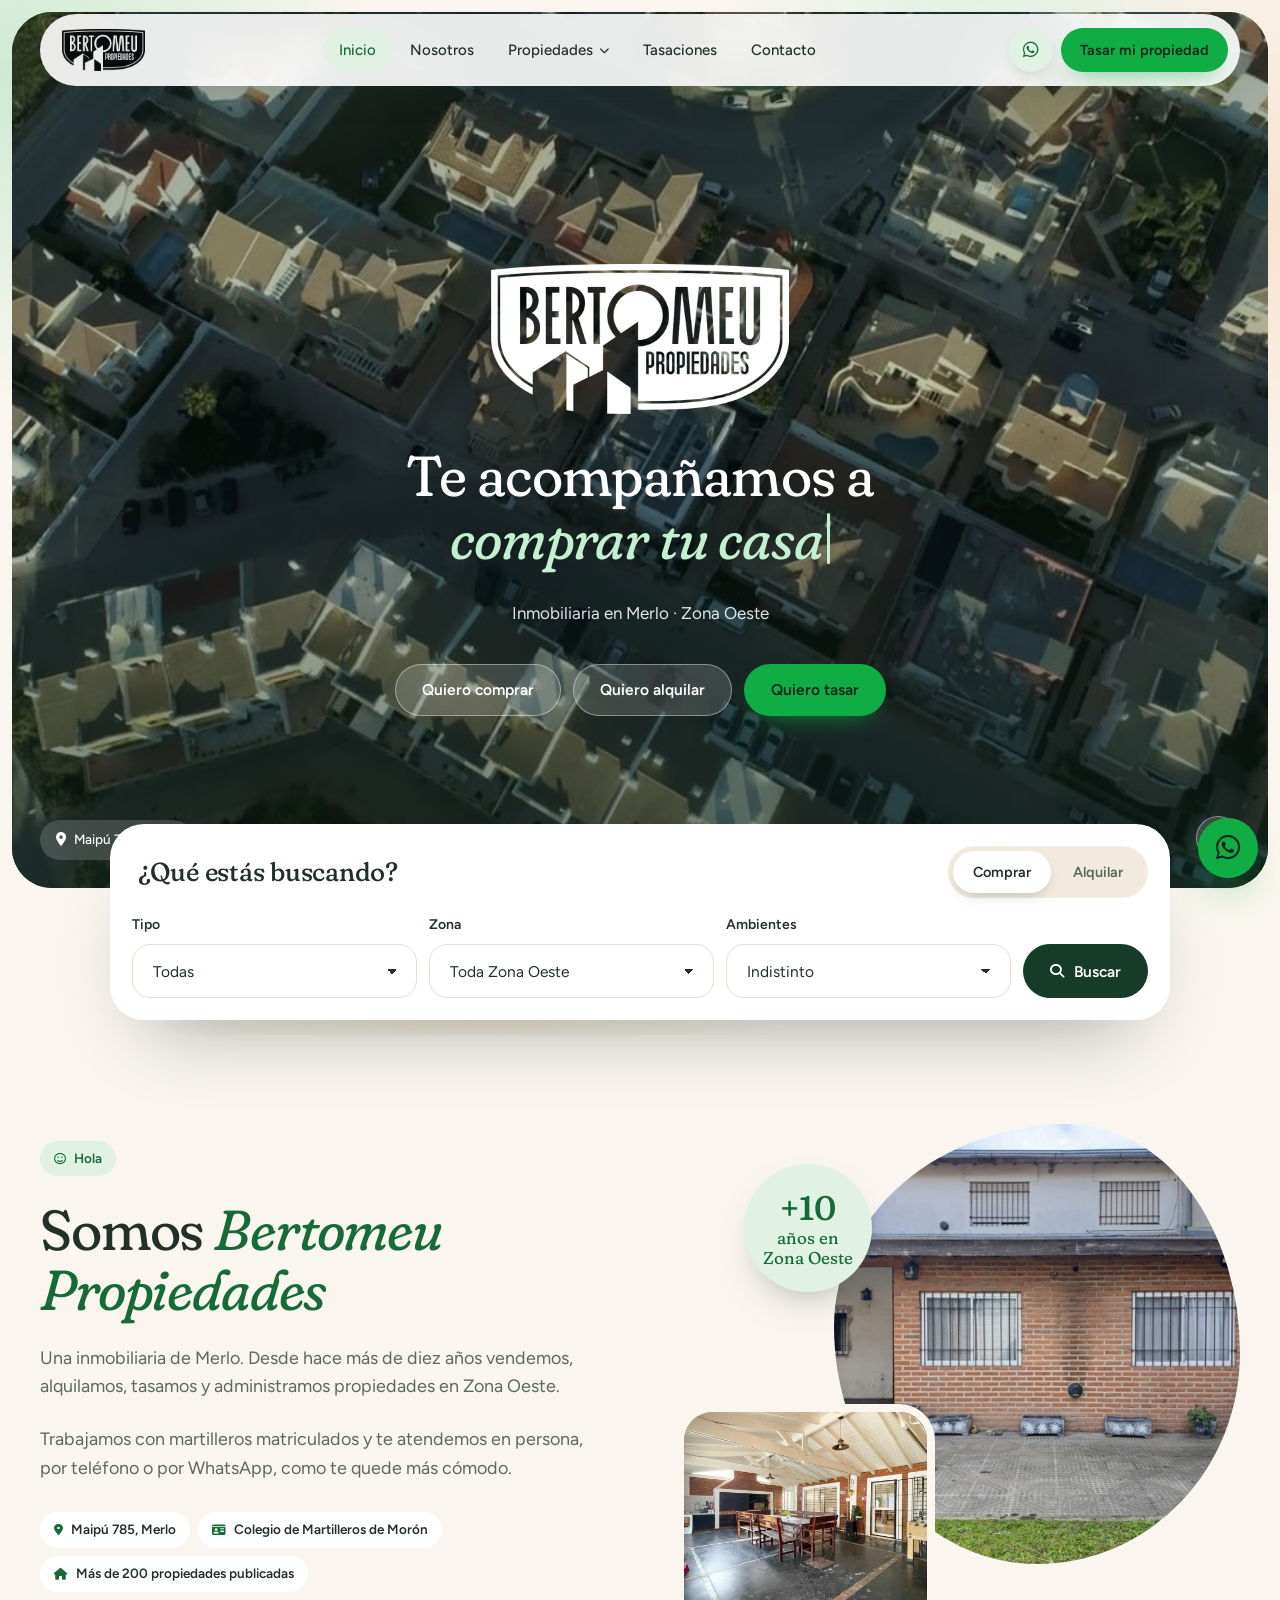
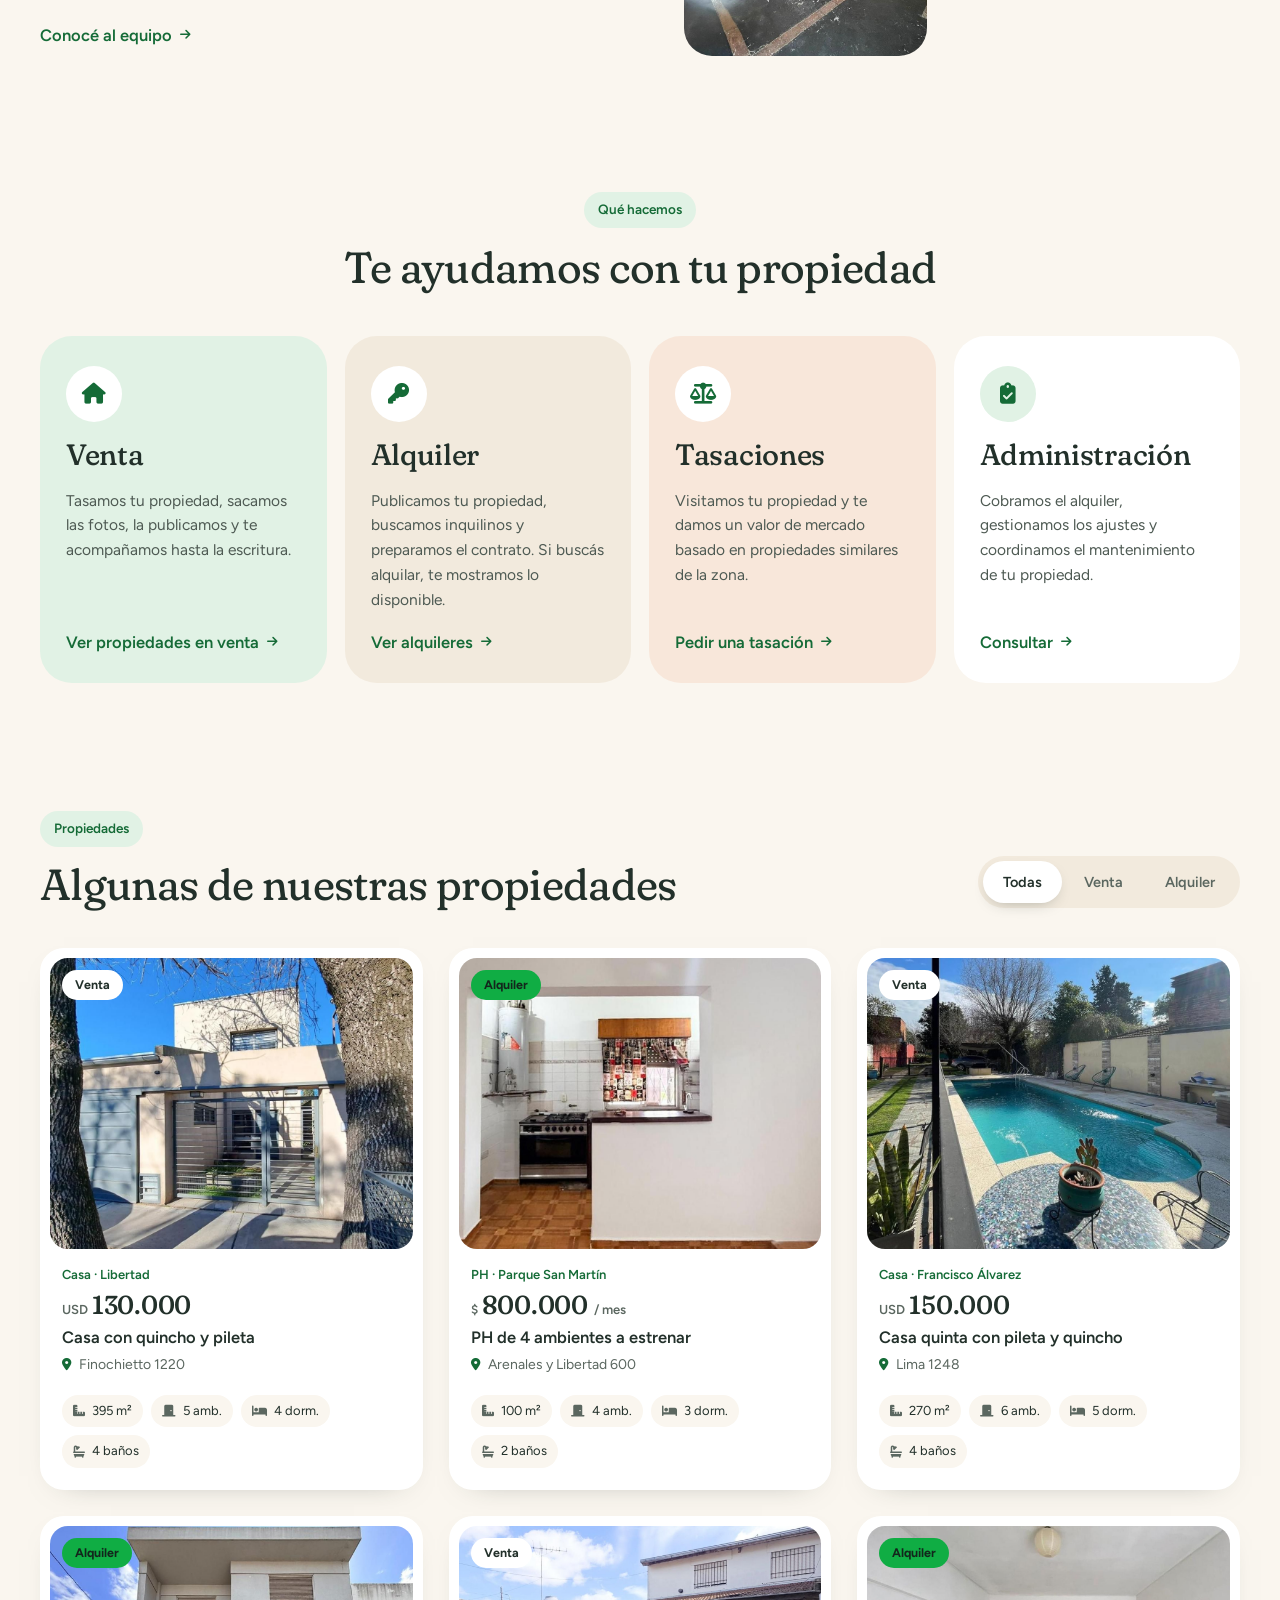
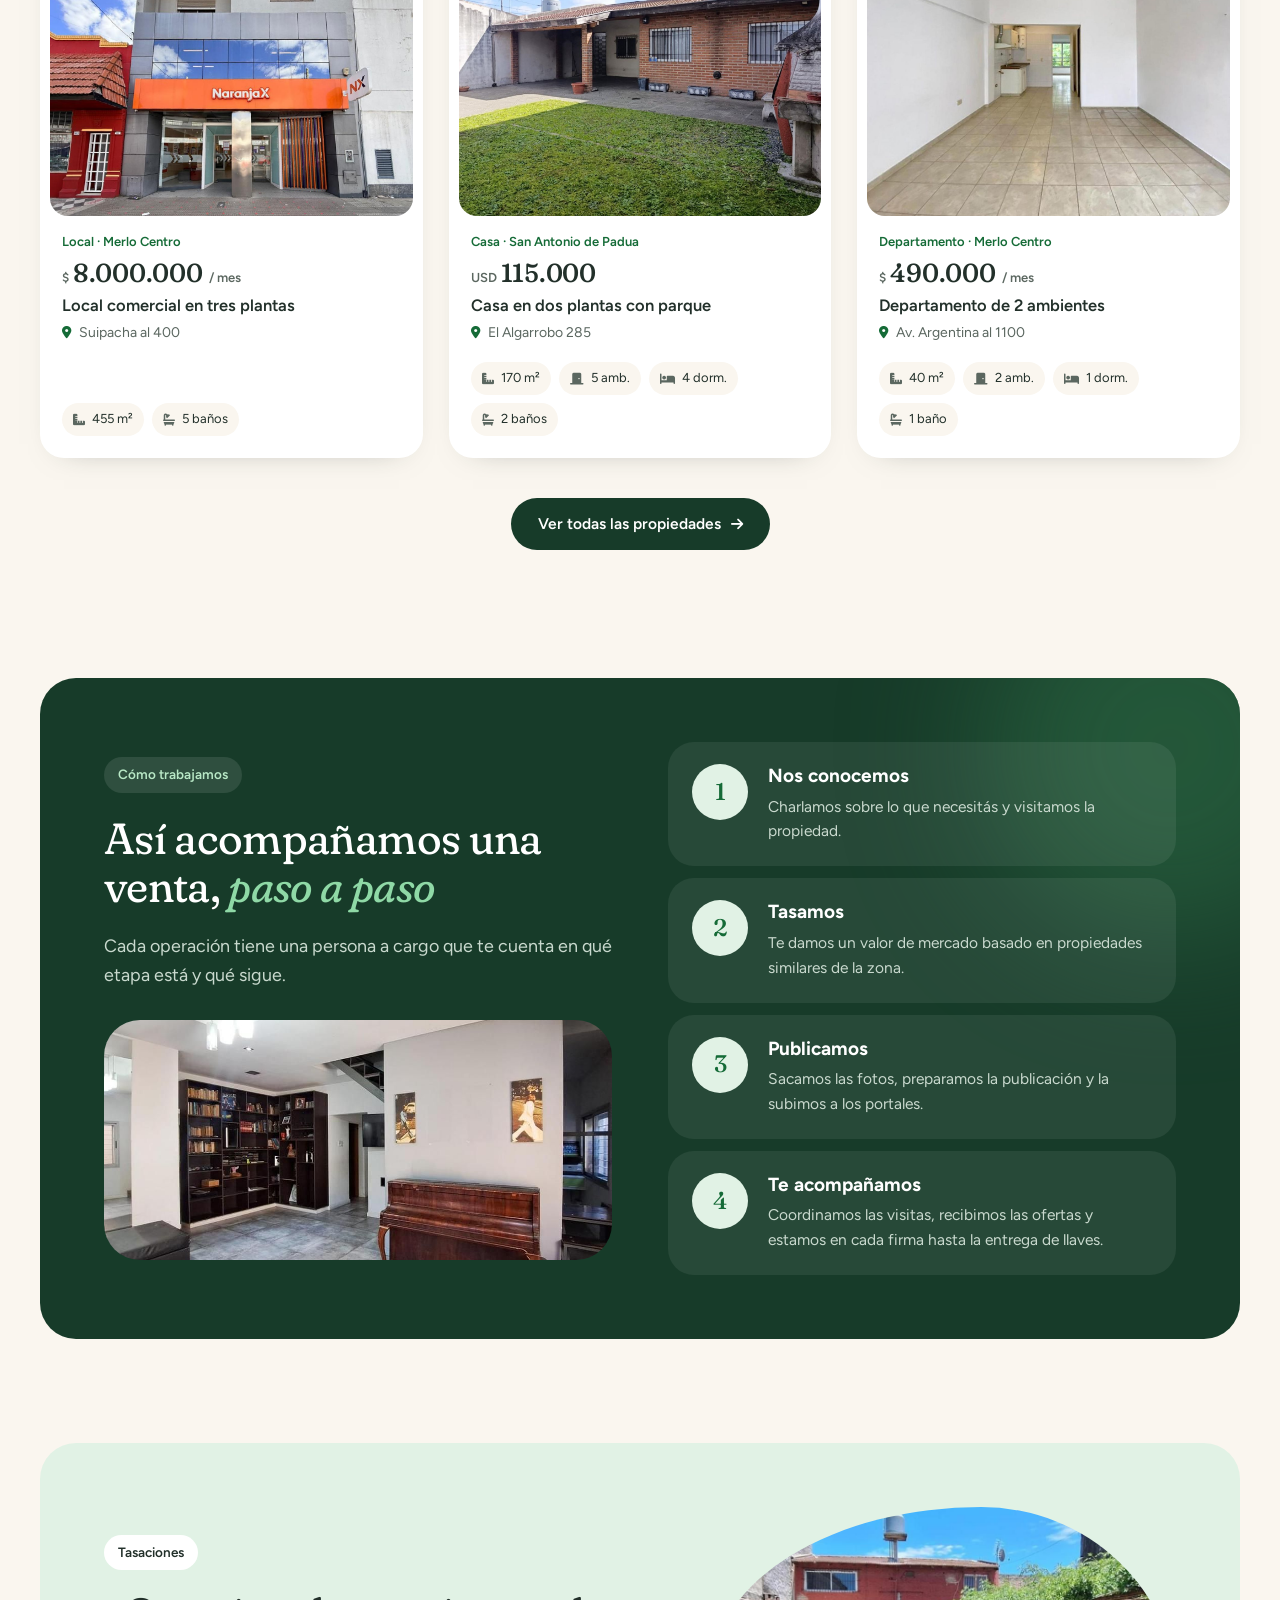
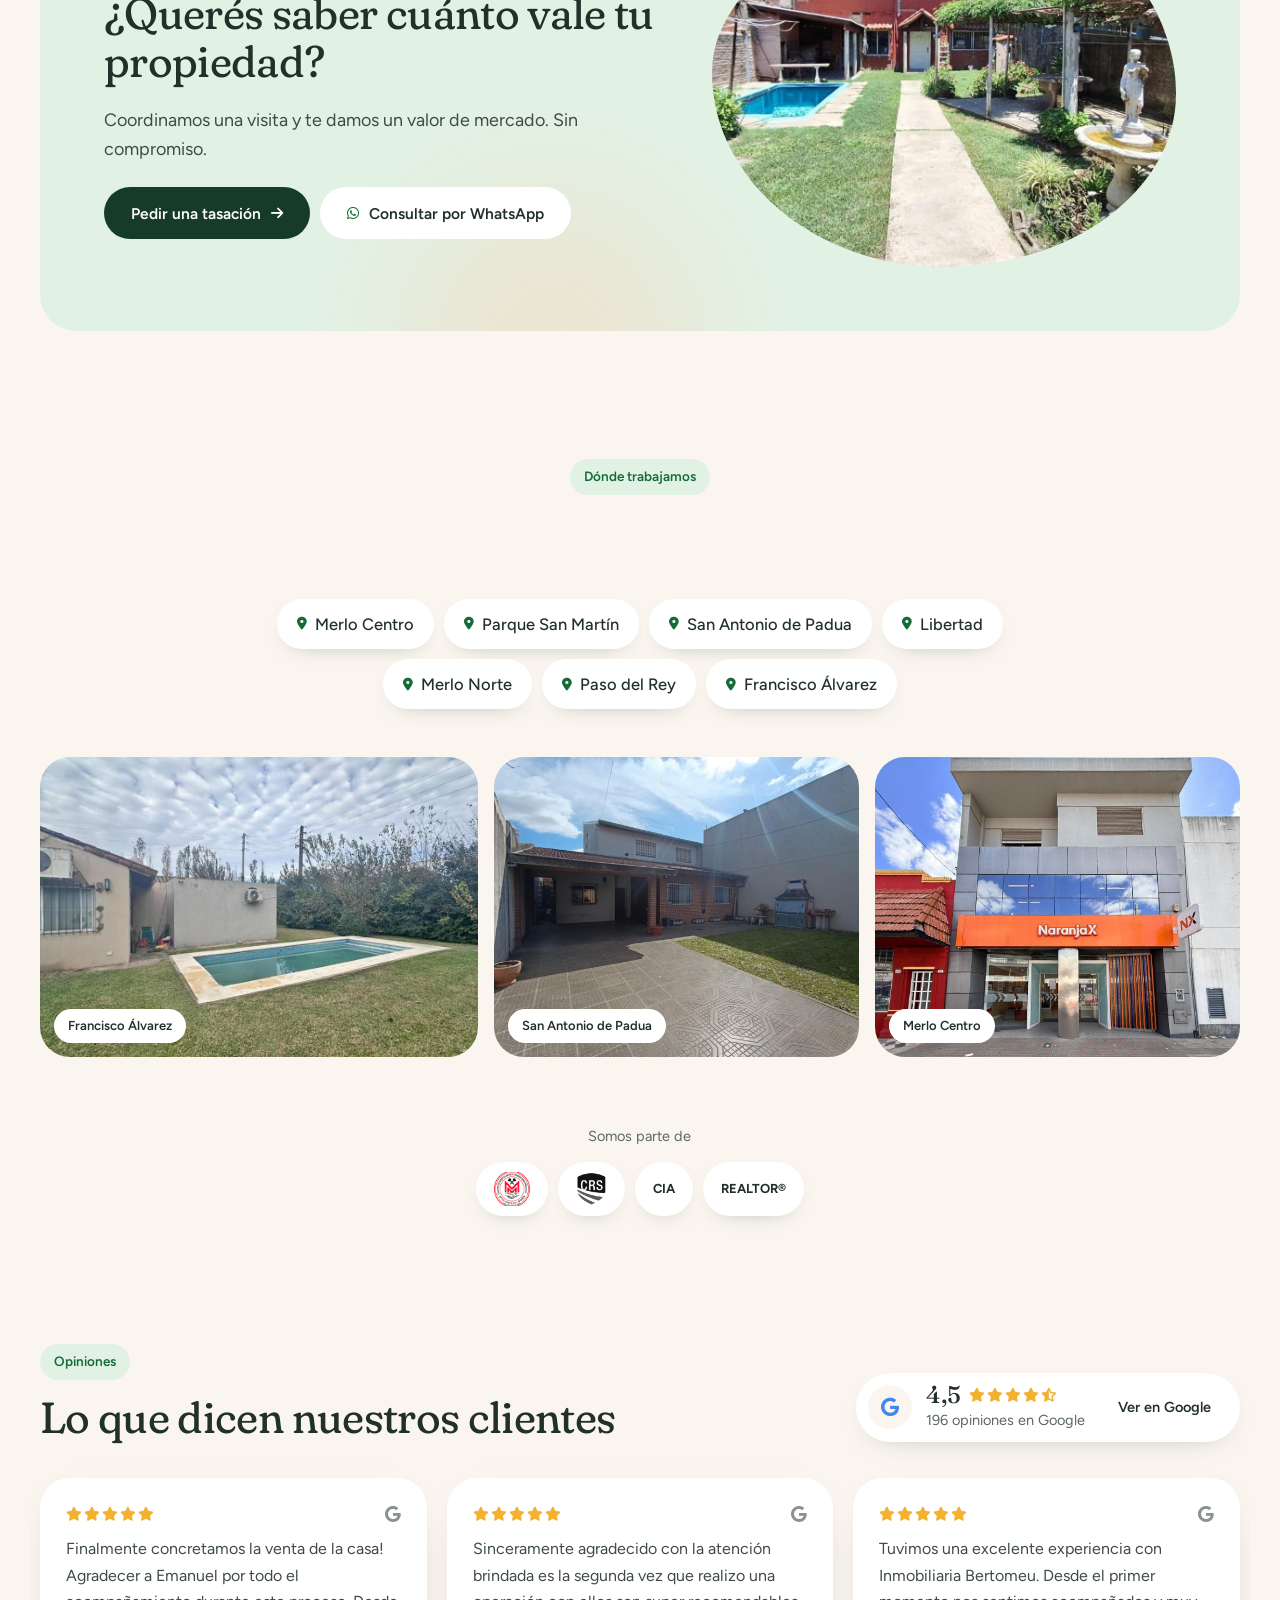
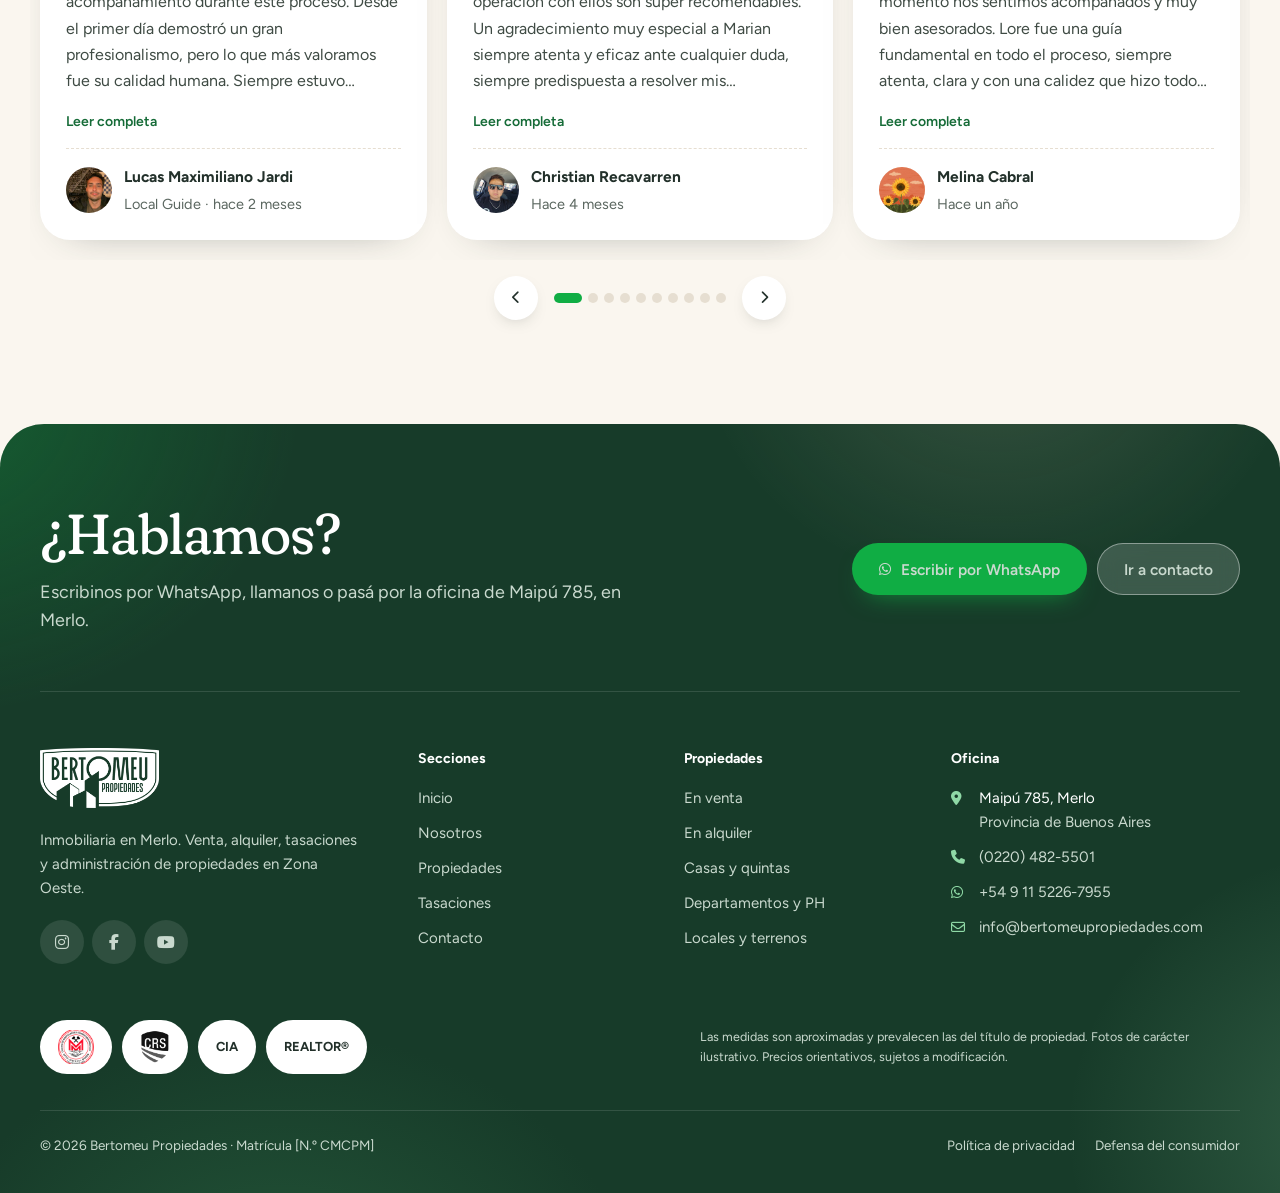
<file: index.html>
<!doctype html>
<html lang="es">
<head>
  <meta charset="utf-8">
  <meta name="viewport" content="width=device-width, initial-scale=1">
  <title>Bertomeu Propiedades · Inmobiliaria en Merlo, Zona Oeste</title>
  <meta name="description" content="Inmobiliaria en Merlo. Venta, alquiler, tasaciones y administración de propiedades en Zona Oeste desde hace más de diez años.">
  <link rel="icon" href="assets/img/logo.png">
  <link rel="preconnect" href="https://fonts.googleapis.com">
  <link rel="preconnect" href="https://fonts.gstatic.com" crossorigin>
  <link rel="stylesheet" href="https://fonts.googleapis.com/css2?family=Fraunces:ital,opsz,wght,SOFT,WONK@0,9..144,300..700,0..100,0..1;1,9..144,300..700,0..100,0..1&family=Figtree:wght@400..700&display=swap">
  <link rel="stylesheet" href="https://cdnjs.cloudflare.com/ajax/libs/font-awesome/6.7.2/css/all.min.css">
  <link rel="stylesheet" href="css/base.css">
  <link rel="stylesheet" href="css/inicio.css">
</head>
<body data-page="inicio">
<a class="skip-link" href="#contenido">Saltar al contenido</a>
<div class="page">
  <div class="nav-wrap" id="site-nav"></div>

  <main id="contenido">
    <!-- HERO EN VIDEO -->
    <section class="hero-v">
      <div class="hero-frame">
        <video id="hero-video" src="assets/video/hero.mp4" poster="assets/video/hero-poster.jpg" autoplay muted loop playsinline aria-hidden="true"></video>
        <div class="hero-shade"></div>
        <div class="hero-content">
          <img class="hero-logo rise" src="assets/img/logo-white.png" alt="Bertomeu Propiedades">
          <h1 class="hero-type rise d1">Te acompañamos a<br><span class="typed" id="typed" aria-live="polite">comprar tu casa<span class="caret" aria-hidden="true"></span></span></h1>
          <p class="hero-sub rise d2">Inmobiliaria en Merlo · Zona Oeste</p>
          <div class="hero-ctas rise d3">
            <a class="btn btn-glass" href="propiedades.html?op=venta">Quiero comprar</a>
            <a class="btn btn-glass" href="propiedades.html?op=alquiler">Quiero alquilar</a>
            <a class="btn btn-primary" href="tasacion.html">Quiero tasar</a>
          </div>
        </div>
        <span class="hero-place"><i class="fa-solid fa-location-dot" aria-hidden="true"></i>Maipú 785, Merlo</span>
        <a class="hero-scroll" href="#intro">Conocenos<i class="fa-solid fa-chevron-down bob" aria-hidden="true"></i></a>
        <button class="video-toggle" id="video-toggle" type="button" aria-label="Pausar video"><i class="fa-solid fa-pause" aria-hidden="true"></i></button>
      </div>
    </section>

    <!-- BUSCADOR -->
    <div class="container">
      <form class="search" action="propiedades.html" method="get" role="search" aria-label="Buscar propiedades">
        <input type="hidden" name="op" id="search-op" value="venta">
        <div style="display:flex;flex-wrap:wrap;justify-content:space-between;align-items:center;gap:12px">
          <h2 class="h-m" style="font-size:26px;padding-left:6px">¿Qué estás buscando?</h2>
          <div class="seg" role="group" aria-label="Operación">
            <button type="button" class="is-on" data-op="venta" aria-pressed="true">Comprar</button>
            <button type="button" data-op="alquiler" aria-pressed="false">Alquilar</button>
          </div>
        </div>
        <div class="search-row">
          <label class="field"><span class="label">Tipo</span>
            <select class="select" name="tipo"><option value="">Todas</option><option>Casa</option><option>Departamento</option><option>PH</option><option>Local</option><option>Terreno</option><option>Quinta</option></select>
          </label>
          <label class="field"><span class="label">Zona</span>
            <select class="select" name="zona"><option value="">Toda Zona Oeste</option><option>Merlo Centro</option><option>Merlo Norte</option><option>Parque San Martín</option><option>Libertad</option><option>San Antonio de Padua</option><option>Paso del Rey</option><option>Francisco Álvarez</option></select>
          </label>
          <label class="field"><span class="label">Ambientes</span>
            <select class="select" name="amb"><option value="">Indistinto</option><option value="1">1</option><option value="2">2</option><option value="3">3</option><option value="4">4</option><option value="5">5 o más</option></select>
          </label>
          <button class="btn btn-forest" type="submit" style="min-height:54px"><i class="fa-solid fa-magnifying-glass" aria-hidden="true"></i>Buscar</button>
        </div>
      </form>
    </div>

    <!-- INTRO -->
    <section id="intro" class="section" style="overflow:hidden">
      <div class="container intro-grid">
        <div style="display:flex;flex-direction:column;gap:24px" data-reveal>
          <span class="tag" style="align-self:flex-start"><i class="fa-regular fa-face-smile" aria-hidden="true"></i>Hola</span>
          <h2 class="h-xl">Somos <span class="it">Bertomeu Propiedades</span></h2>
          <p class="lead">Una inmobiliaria de Merlo. Desde hace más de diez años vendemos, alquilamos, tasamos y administramos propiedades en Zona Oeste.</p>
          <p class="lead">Trabajamos con martilleros matriculados y te atendemos en persona, por teléfono o por WhatsApp, como te quede más cómodo.</p>
          <div class="chips" style="margin-top:6px">
            <span class="tag tag-white"><i class="fa-solid fa-location-dot" aria-hidden="true" style="color:#156B37"></i>Maipú 785, Merlo</span>
            <span class="tag tag-white"><i class="fa-solid fa-id-card" aria-hidden="true" style="color:#156B37"></i>Colegio de Martilleros de Morón</span>
            <span class="tag tag-white"><i class="fa-solid fa-house" aria-hidden="true" style="color:#156B37"></i>Más de 200 propiedades publicadas</span>
          </div>
          <a class="link" href="nosotros.html" style="margin-top:6px">Conocé al equipo <i class="fa-solid fa-arrow-right" aria-hidden="true"></i></a>
        </div>
        <div class="intro-art" data-reveal>
          <div class="intro-a blobby"><img src="assets/img/padua-3.jpg" alt="Casa con patio en Zona Oeste" style="width:100%;height:100%;object-fit:cover"></div>
          <div class="intro-b round-img"><img src="assets/img/lima-3.jpg" alt="Quincho con parrilla"></div>
          <div class="sticker floaty"><strong>+10</strong>años en<br>Zona Oeste</div>
        </div>
      </div>
    </section>

    <!-- SERVICIOS -->
    <section class="section" style="padding-top:24px">
      <div class="container" style="display:flex;flex-direction:column;gap:44px">
        <div style="display:flex;flex-direction:column;align-items:center;text-align:center;gap:16px" data-reveal>
          <span class="tag">Qué hacemos</span>
          <h2 class="h-l">Te ayudamos con tu propiedad</h2>
        </div>
        <div class="svc-grid" data-reveal>
          <a class="svc" href="propiedades.html?op=venta" style="background:#E1F2E5">
            <span class="circle-icon"><i class="fa-solid fa-house" aria-hidden="true"></i></span>
            <h3 class="h-m">Venta</h3>
            <p>Tasamos tu propiedad, sacamos las fotos, la publicamos y te acompañamos hasta la escritura.</p>
            <span class="link">Ver propiedades en venta <i class="fa-solid fa-arrow-right" aria-hidden="true"></i></span>
          </a>
          <a class="svc" href="propiedades.html?op=alquiler" style="background:#F2EADD">
            <span class="circle-icon"><i class="fa-solid fa-key" aria-hidden="true"></i></span>
            <h3 class="h-m">Alquiler</h3>
            <p>Publicamos tu propiedad, buscamos inquilinos y preparamos el contrato. Si buscás alquilar, te mostramos lo disponible.</p>
            <span class="link">Ver alquileres <i class="fa-solid fa-arrow-right" aria-hidden="true"></i></span>
          </a>
          <a class="svc" href="tasacion.html" style="background:#F8E7DA">
            <span class="circle-icon"><i class="fa-solid fa-scale-balanced" aria-hidden="true"></i></span>
            <h3 class="h-m">Tasaciones</h3>
            <p>Visitamos tu propiedad y te damos un valor de mercado basado en propiedades similares de la zona.</p>
            <span class="link">Pedir una tasación <i class="fa-solid fa-arrow-right" aria-hidden="true"></i></span>
          </a>
          <a class="svc" href="contacto.html?motivo=admin" style="background:#FFFFFF">
            <span class="circle-icon" style="background:#E1F2E5"><i class="fa-solid fa-clipboard-check" aria-hidden="true"></i></span>
            <h3 class="h-m">Administración</h3>
            <p>Cobramos el alquiler, gestionamos los ajustes y coordinamos el mantenimiento de tu propiedad.</p>
            <span class="link">Consultar <i class="fa-solid fa-arrow-right" aria-hidden="true"></i></span>
          </a>
        </div>
      </div>
    </section>

    <!-- DESTACADAS -->
    <section class="section" style="padding-top:24px">
      <div class="container" style="display:flex;flex-direction:column;gap:40px">
        <div style="display:flex;flex-wrap:wrap;justify-content:space-between;align-items:flex-end;gap:20px" data-reveal>
          <div style="display:flex;flex-direction:column;gap:14px">
            <span class="tag" style="align-self:flex-start">Propiedades</span>
            <h2 class="h-l">Algunas de nuestras propiedades</h2>
          </div>
          <div class="seg" role="group" aria-label="Filtrar propiedades destacadas" id="feat-tabs">
            <button type="button" class="is-on" data-feat="todas" aria-pressed="true">Todas</button>
            <button type="button" data-feat="venta" aria-pressed="false">Venta</button>
            <button type="button" data-feat="alquiler" aria-pressed="false">Alquiler</button>
          </div>
        </div>
        <div class="pgrid" id="featured" aria-live="polite"><p class="loading-note">Cargando propiedades…</p></div>
        <div style="display:flex;justify-content:center">
          <a class="btn btn-forest" href="propiedades.html">Ver todas las propiedades <i class="fa-solid fa-arrow-right" aria-hidden="true"></i></a>
        </div>
      </div>
    </section>

    <!-- CÓMO TRABAJAMOS -->
    <section style="padding:24px 0 104px">
      <div class="container">
        <div class="panel panel-forest on-dark how" style="padding:64px" data-reveal>
          <span class="blob drift" style="width:380px;height:380px;right:-120px;top:-120px;background:#2D6B45;opacity:.6"></span>
          <div style="display:grid;grid-template-columns:repeat(auto-fit,minmax(min(100%,380px),1fr));gap:56px;align-items:center">
            <div style="display:flex;flex-direction:column;gap:22px">
              <span class="tag" style="align-self:flex-start">Cómo trabajamos</span>
              <h2 class="h-l">Así acompañamos una venta, <span class="it">paso a paso</span></h2>
              <p class="lead">Cada operación tiene una persona a cargo que te cuenta en qué etapa está y qué sigue.</p>
              <div class="round-img" style="height:240px;margin-top:8px"><img src="assets/img/libertad-3.jpg" alt="Living luminoso con biblioteca"></div>
            </div>
            <div class="steps">
              <div class="step"><span class="step-n">1</span><div><h3 class="h-s">Nos conocemos</h3><p>Charlamos sobre lo que necesitás y visitamos la propiedad.</p></div></div>
              <div class="step"><span class="step-n">2</span><div><h3 class="h-s">Tasamos</h3><p>Te damos un valor de mercado basado en propiedades similares de la zona.</p></div></div>
              <div class="step"><span class="step-n">3</span><div><h3 class="h-s">Publicamos</h3><p>Sacamos las fotos, preparamos la publicación y la subimos a los portales.</p></div></div>
              <div class="step"><span class="step-n">4</span><div><h3 class="h-s">Te acompañamos</h3><p>Coordinamos las visitas, recibimos las ofertas y estamos en cada firma hasta la entrega de llaves.</p></div></div>
            </div>
          </div>
        </div>
      </div>
    </section>

    <!-- TASACIÓN -->
    <section style="padding:0 0 104px">
      <div class="container">
        <div class="panel panel-mint" data-reveal>
          <span class="blob blob-peach" style="width:300px;height:300px;left:30%;bottom:-160px"></span>
          <div class="cta-grid">
            <div style="display:flex;flex-direction:column;gap:20px">
              <span class="tag tag-white" style="align-self:flex-start">Tasaciones</span>
              <h2 class="h-l">¿Querés saber cuánto vale tu propiedad?</h2>
              <p class="lead" style="color:#3F4B44">Coordinamos una visita y te damos un valor de mercado. Sin compromiso.</p>
              <div style="display:flex;gap:10px;flex-wrap:wrap;margin-top:4px">
                <a class="btn btn-forest" href="tasacion.html">Pedir una tasación <i class="fa-solid fa-arrow-right" aria-hidden="true"></i></a>
                <a class="btn btn-soft" href="https://api.whatsapp.com/send?phone=5491152267955&text=Hola%2C%20quiero%20tasar%20mi%20propiedad" target="_blank" rel="noopener"><i class="fa-brands fa-whatsapp" aria-hidden="true" style="color:#156B37"></i>Consultar por WhatsApp</a>
              </div>
            </div>
            <div class="blobby" style="height:360px"><img src="assets/img/pasodelrey-1.jpg" alt="Casa con jardín y pileta" style="width:100%;height:100%;object-fit:cover"></div>
          </div>
        </div>
      </div>
    </section>

    <!-- ZONAS -->
    <section class="section" style="padding-top:24px">
      <div class="container" style="display:flex;flex-direction:column;align-items:center;text-align:center;gap:28px">
        <span class="tag" data-reveal>Dónde trabajamos</span>
        <h2 class="h-l" data-reveal>Merlo, Moreno, Ituzaingó y alrededores</h2>
        <div class="zone-cloud" data-reveal>
          <a href="propiedades.html?zona=Merlo%20Centro"><i class="fa-solid fa-location-dot" aria-hidden="true"></i>Merlo Centro</a>
          <a href="propiedades.html?zona=Parque%20San%20Mart%C3%ADn"><i class="fa-solid fa-location-dot" aria-hidden="true"></i>Parque San Martín</a>
          <a href="propiedades.html?zona=San%20Antonio%20de%20Padua"><i class="fa-solid fa-location-dot" aria-hidden="true"></i>San Antonio de Padua</a>
          <a href="propiedades.html?zona=Libertad"><i class="fa-solid fa-location-dot" aria-hidden="true"></i>Libertad</a>
          <a href="propiedades.html?zona=Merlo%20Norte"><i class="fa-solid fa-location-dot" aria-hidden="true"></i>Merlo Norte</a>
          <a href="propiedades.html?zona=Paso%20del%20Rey"><i class="fa-solid fa-location-dot" aria-hidden="true"></i>Paso del Rey</a>
          <a href="propiedades.html?zona=Francisco%20%C3%81lvarez"><i class="fa-solid fa-location-dot" aria-hidden="true"></i>Francisco Álvarez</a>
        </div>
        <div class="zone-photos" style="margin-top:20px" data-reveal>
          <figure><img src="assets/img/rodeo-1.jpg" alt="Quinta con pileta en Francisco Álvarez" loading="lazy"><figcaption>Francisco Álvarez</figcaption></figure>
          <figure><img src="assets/img/padua-2.jpg" alt="Casa con patio en San Antonio de Padua" loading="lazy"><figcaption>San Antonio de Padua</figcaption></figure>
          <figure><img src="assets/img/suipacha-1.jpg" alt="Local comercial en Merlo Centro" loading="lazy"><figcaption>Merlo Centro</figcaption></figure>
        </div>
        <div style="display:flex;flex-direction:column;align-items:center;gap:14px;margin-top:40px" data-reveal>
          <span class="muted small">Somos parte de</span>
          <div class="assoc" style="justify-content:center">
            <span class="assoc-chip" style="box-shadow:0 8px 22px -16px rgba(34,48,42,.5)"><img src="assets/img/martilleros.png" alt="Colegio de Martilleros de Morón"></span>
            <span class="assoc-chip" style="box-shadow:0 8px 22px -16px rgba(34,48,42,.5)"><img src="assets/img/crs.png" alt="CRS"></span>
            <span class="assoc-chip" style="box-shadow:0 8px 22px -16px rgba(34,48,42,.5)">CIA</span>
            <span class="assoc-chip" style="box-shadow:0 8px 22px -16px rgba(34,48,42,.5)">REALTOR®</span>
          </div>
        </div>
      </div>
    </section>

    <!-- RESEÑAS DE GOOGLE -->
    <section class="section" style="padding-top:24px" aria-label="Opiniones de clientes en Google" id="resenas">
      <div class="container" style="display:flex;flex-direction:column;gap:36px">
        <div style="display:flex;flex-wrap:wrap;justify-content:space-between;align-items:flex-end;gap:24px" data-reveal>
          <div style="display:flex;flex-direction:column;gap:14px;max-width:640px">
            <span class="tag" style="align-self:flex-start">Opiniones</span>
            <h2 class="h-l">Lo que dicen nuestros clientes</h2>
          </div>
          <div class="g-summary">
            <span class="g-logo" aria-hidden="true"><i class="fa-brands fa-google"></i></span>
            <div style="display:flex;flex-direction:column;gap:2px">
              <span style="display:flex;align-items:center;gap:8px"><strong class="g-score">4,5</strong><span class="g-stars" role="img" aria-label="4,5 de 5 estrellas"><i class="fa-solid fa-star"></i><i class="fa-solid fa-star"></i><i class="fa-solid fa-star"></i><i class="fa-solid fa-star"></i><i class="fa-solid fa-star-half-stroke"></i></span></span>
              <span class="muted small">196 opiniones en Google</span>
            </div>
            <a class="btn btn-soft btn-sm" href="https://www.google.com/maps/place/Bertomeu+Propiedades/@-34.6692904,-58.7275443,17z/data=!4m8!3m7!1s0x95bcbffa5ca636a1:0xeac2a5bac6a1e14d!8m2!3d-34.6692904!4d-58.7275443!9m1!1b1" target="_blank" rel="noopener">Ver en Google</a>
          </div>
        </div>
        <div class="rv-viewport"><div class="rv-track" id="rv-track"></div></div>
        <div class="rv-controls">
          <button type="button" class="icon-btn" id="rv-prev" aria-label="Opiniones anteriores"><i class="fa-solid fa-chevron-left" aria-hidden="true"></i></button>
          <div class="rv-dots" id="rv-dots"></div>
          <button type="button" class="icon-btn" id="rv-next" aria-label="Opiniones siguientes"><i class="fa-solid fa-chevron-right" aria-hidden="true"></i></button>
        </div>
      </div>
    </section>
  </main>

  <div id="site-footer"></div>
</div>

<script src="js/data.js"></script>
<script src="js/tokko.js"></script>
<script src="js/common.js"></script>
<script src="js/inicio.js"></script>
</body>
</html>
</file>
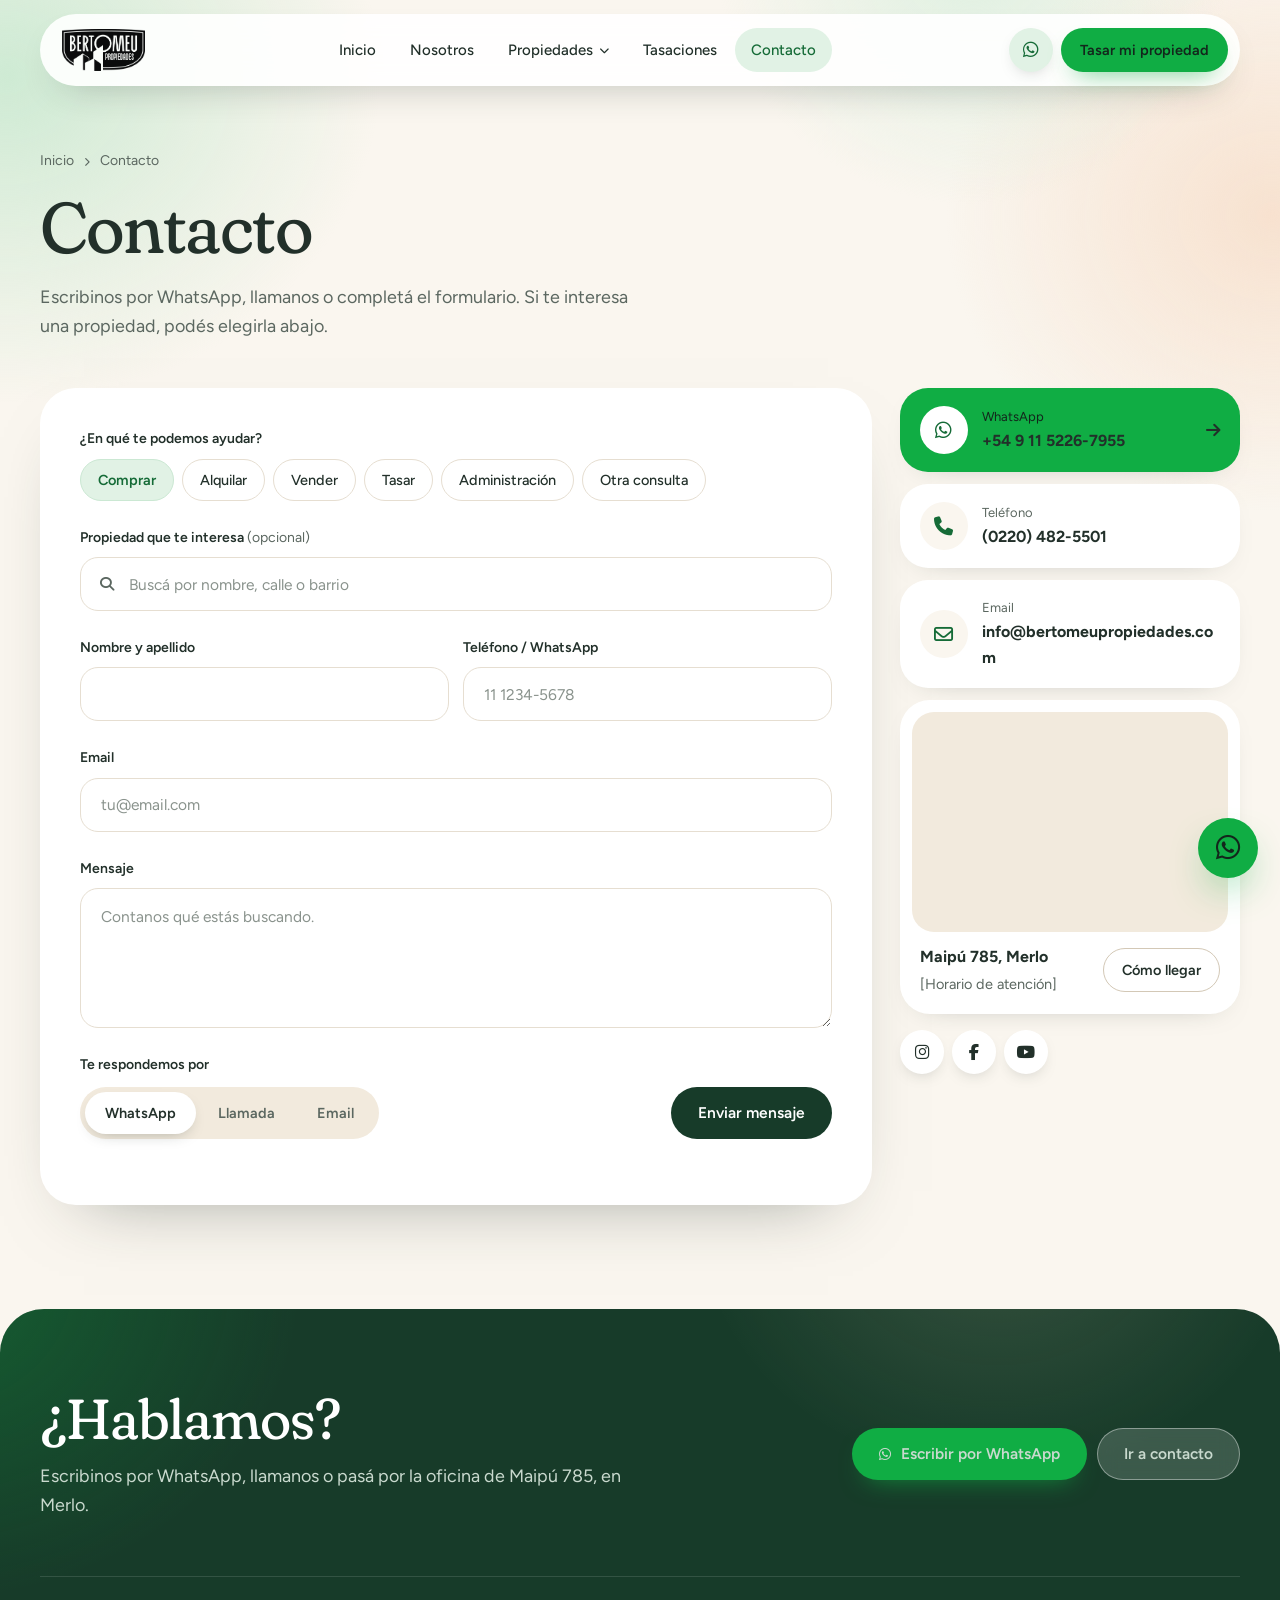
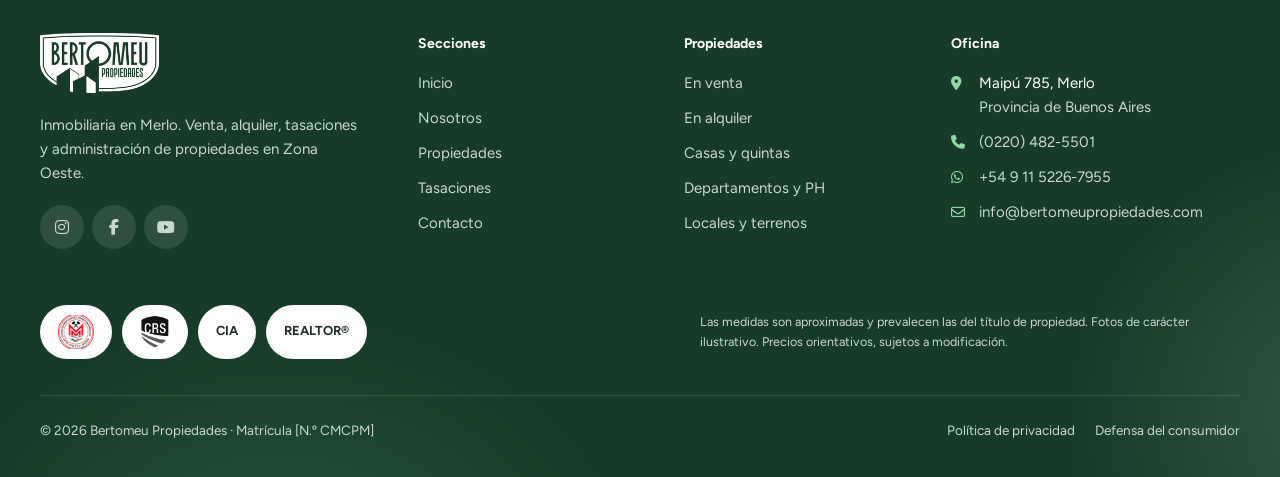
<file: contacto.html>
<!doctype html>
<html lang="es">
<head>
  <meta charset="utf-8">
  <meta name="viewport" content="width=device-width, initial-scale=1">
  <title>Contacto · Bertomeu Propiedades</title>
  <meta name="description" content="Escribinos por WhatsApp, llamanos o visitanos en Maipú 785, Merlo.">
  <link rel="icon" href="assets/img/logo.png">
  <link rel="preconnect" href="https://fonts.googleapis.com">
  <link rel="preconnect" href="https://fonts.gstatic.com" crossorigin>
  <link rel="stylesheet" href="https://fonts.googleapis.com/css2?family=Fraunces:ital,opsz,wght,SOFT,WONK@0,9..144,300..700,0..100,0..1;1,9..144,300..700,0..100,0..1&family=Figtree:wght@400..700&display=swap">
  <link rel="stylesheet" href="https://cdnjs.cloudflare.com/ajax/libs/font-awesome/6.7.2/css/all.min.css">
  <link rel="stylesheet" href="css/base.css">
  <link rel="stylesheet" href="css/contacto.css">
</head>
<body data-page="contacto">
<a class="skip-link" href="#contenido">Saltar al contenido</a>
<div class="page">
  <div class="nav-wrap" id="site-nav"></div>

  <main id="contenido">
    <header class="page-head" style="padding-bottom:48px">
      <div class="container" style="display:flex;flex-direction:column;gap:18px">
        <nav class="crumbs" aria-label="Ruta"><a href="index.html">Inicio</a><i class="fa-solid fa-chevron-right" aria-hidden="true"></i><span>Contacto</span></nav>
        <h1 class="h-hero rise">Contacto</h1>
        <p class="lead rise d1">Escribinos por WhatsApp, llamanos o completá el formulario. Si te interesa una propiedad, podés elegirla abajo.</p>
      </div>
    </header>

    <div class="container c-layout">
      <div class="c-form">
        <form id="contact-form" novalidate style="display:flex;flex-direction:column;gap:26px">
          <div class="field">
            <span class="label" id="motivo-label">¿En qué te podemos ayudar?</span>
            <div class="chips" role="group" aria-labelledby="motivo-label" id="motivos">
              <button type="button" class="chip is-on" data-motivo="comprar" aria-pressed="true">Comprar</button>
              <button type="button" class="chip" data-motivo="alquilar" aria-pressed="false">Alquilar</button>
              <button type="button" class="chip" data-motivo="vender" aria-pressed="false">Vender</button>
              <button type="button" class="chip" data-motivo="tasar" aria-pressed="false">Tasar</button>
              <button type="button" class="chip" data-motivo="admin" aria-pressed="false">Administración</button>
              <button type="button" class="chip" data-motivo="otra" aria-pressed="false">Otra consulta</button>
            </div>
          </div>

          <!-- Propiedad de interés: buscador con miniaturas -->
          <div class="field">
            <label class="label" for="prop-input">Propiedad que te interesa <span class="opt">(opcional)</span></label>
            <div id="picked" hidden></div>
            <div class="combo" id="combo">
              <span class="input-icon"><i class="fa-solid fa-magnifying-glass" aria-hidden="true"></i><input id="prop-input" class="input" type="text" role="combobox" aria-expanded="false" aria-controls="prop-list" aria-autocomplete="list" autocomplete="off" placeholder="Buscá por nombre, calle o barrio"></span>
              <div class="combo-list" id="prop-list" role="listbox" aria-label="Propiedades" hidden></div>
            </div>
          </div>

          <div class="two">
            <label class="field"><span class="label">Nombre y apellido</span><input class="input" type="text" name="nombre" autocomplete="name" required></label>
            <label class="field"><span class="label">Teléfono / WhatsApp</span><input class="input" type="tel" name="telefono" autocomplete="tel" placeholder="11 1234-5678" required></label>
          </div>
          <label class="field"><span class="label">Email</span><input class="input" type="email" name="email" autocomplete="email" placeholder="tu@email.com"></label>
          <label class="field"><span class="label">Mensaje</span><textarea class="textarea" name="mensaje" id="msg" placeholder="Contanos qué estás buscando."></textarea></label>
          <div style="display:flex;flex-wrap:wrap;justify-content:space-between;align-items:flex-end;gap:16px">
            <div class="field" style="gap:10px"><span class="label" id="canal-label">Te respondemos por</span>
              <div class="seg" role="group" aria-labelledby="canal-label" id="canales">
                <button type="button" class="is-on" data-canal="WhatsApp" aria-pressed="true">WhatsApp</button>
                <button type="button" data-canal="Llamada" aria-pressed="false">Llamada</button>
                <button type="button" data-canal="Email" aria-pressed="false">Email</button>
              </div>
            </div>
            <button type="submit" class="btn btn-forest">Enviar mensaje</button>
          </div>
          <p class="w-error" id="c-error" role="alert" style="color:#B3261E;margin:0"></p>
        </form>

        <div class="c-success" id="c-success" hidden>
          <span class="circle-icon" style="width:72px;height:72px;font-size:26px;background:#E1F2E5"><i class="fa-regular fa-paper-plane" aria-hidden="true"></i></span>
          <h2 class="h-xl" id="c-success-title">¡Gracias!</h2>
          <p class="lead" id="c-success-text">Recibimos tu mensaje.</p>
          <div style="display:flex;gap:10px;flex-wrap:wrap">
            <a class="btn btn-primary" href="propiedades.html">Ver propiedades</a>
            <button type="button" class="btn btn-line" id="c-reset">Enviar otro mensaje</button>
          </div>
        </div>
      </div>

      <aside class="c-side" aria-label="Canales de contacto">
        <a class="channel wa" href="https://api.whatsapp.com/send?phone=5491152267955&text=Hola%2C%20quisiera%20hacer%20una%20consulta" target="_blank" rel="noopener">
          <span class="circle-icon"><i class="fa-brands fa-whatsapp" aria-hidden="true"></i></span>
          <span><small>WhatsApp</small><strong>+54 9 11 5226-7955</strong></span>
          <i class="fa-solid fa-arrow-right" aria-hidden="true" style="margin-left:auto"></i>
        </a>
        <a class="channel" href="tel:+542204825501">
          <span class="circle-icon"><i class="fa-solid fa-phone" aria-hidden="true"></i></span>
          <span><small>Teléfono</small><strong>(0220) 482-5501</strong></span>
        </a>
        <a class="channel" href="mailto:info@bertomeupropiedades.com">
          <span class="circle-icon"><i class="fa-regular fa-envelope" aria-hidden="true"></i></span>
          <span style="min-width:0"><small>Email</small><strong style="overflow-wrap:anywhere">info@bertomeupropiedades.com</strong></span>
        </a>
        <div class="card" style="padding:12px;display:flex;flex-direction:column;gap:12px;border-radius:30px">
          <div class="office-map"><iframe title="Mapa de la oficina en Maipú 785, Merlo" src="https://maps.google.com/maps?q=Maip%C3%BA%20785%2C%20Merlo%2C%20Buenos%20Aires&z=16&output=embed" loading="lazy" referrerpolicy="no-referrer-when-downgrade"></iframe></div>
          <div style="display:flex;justify-content:space-between;align-items:center;gap:12px;padding:0 8px 6px">
            <div><strong style="display:block;font-size:16px">Maipú 785, Merlo</strong><span class="muted small">[Horario de atención]</span></div>
            <a class="btn btn-line btn-sm" href="https://maps.google.com/?q=Maipu+785+Merlo+Buenos+Aires" target="_blank" rel="noopener">Cómo llegar</a>
          </div>
        </div>
        <div style="display:flex;gap:8px;padding-top:4px">
          <a class="icon-btn" href="https://www.instagram.com/bertomeuprop/" target="_blank" rel="noopener" aria-label="Instagram"><i class="fa-brands fa-instagram" aria-hidden="true"></i></a>
          <a class="icon-btn" href="https://www.facebook.com/bertomeupropiedades" target="_blank" rel="noopener" aria-label="Facebook"><i class="fa-brands fa-facebook-f" aria-hidden="true"></i></a>
          <a class="icon-btn" href="https://www.youtube.com/@bertomeupropiedades8187" target="_blank" rel="noopener" aria-label="YouTube"><i class="fa-brands fa-youtube" aria-hidden="true"></i></a>
        </div>
      </aside>
    </div>
  </main>

  <div id="site-footer"></div>
</div>

<script src="js/data.js"></script>
<script src="js/tokko.js"></script>
<script src="js/common.js"></script>
<script src="js/contacto.js"></script>
</body>
</html>
</file>
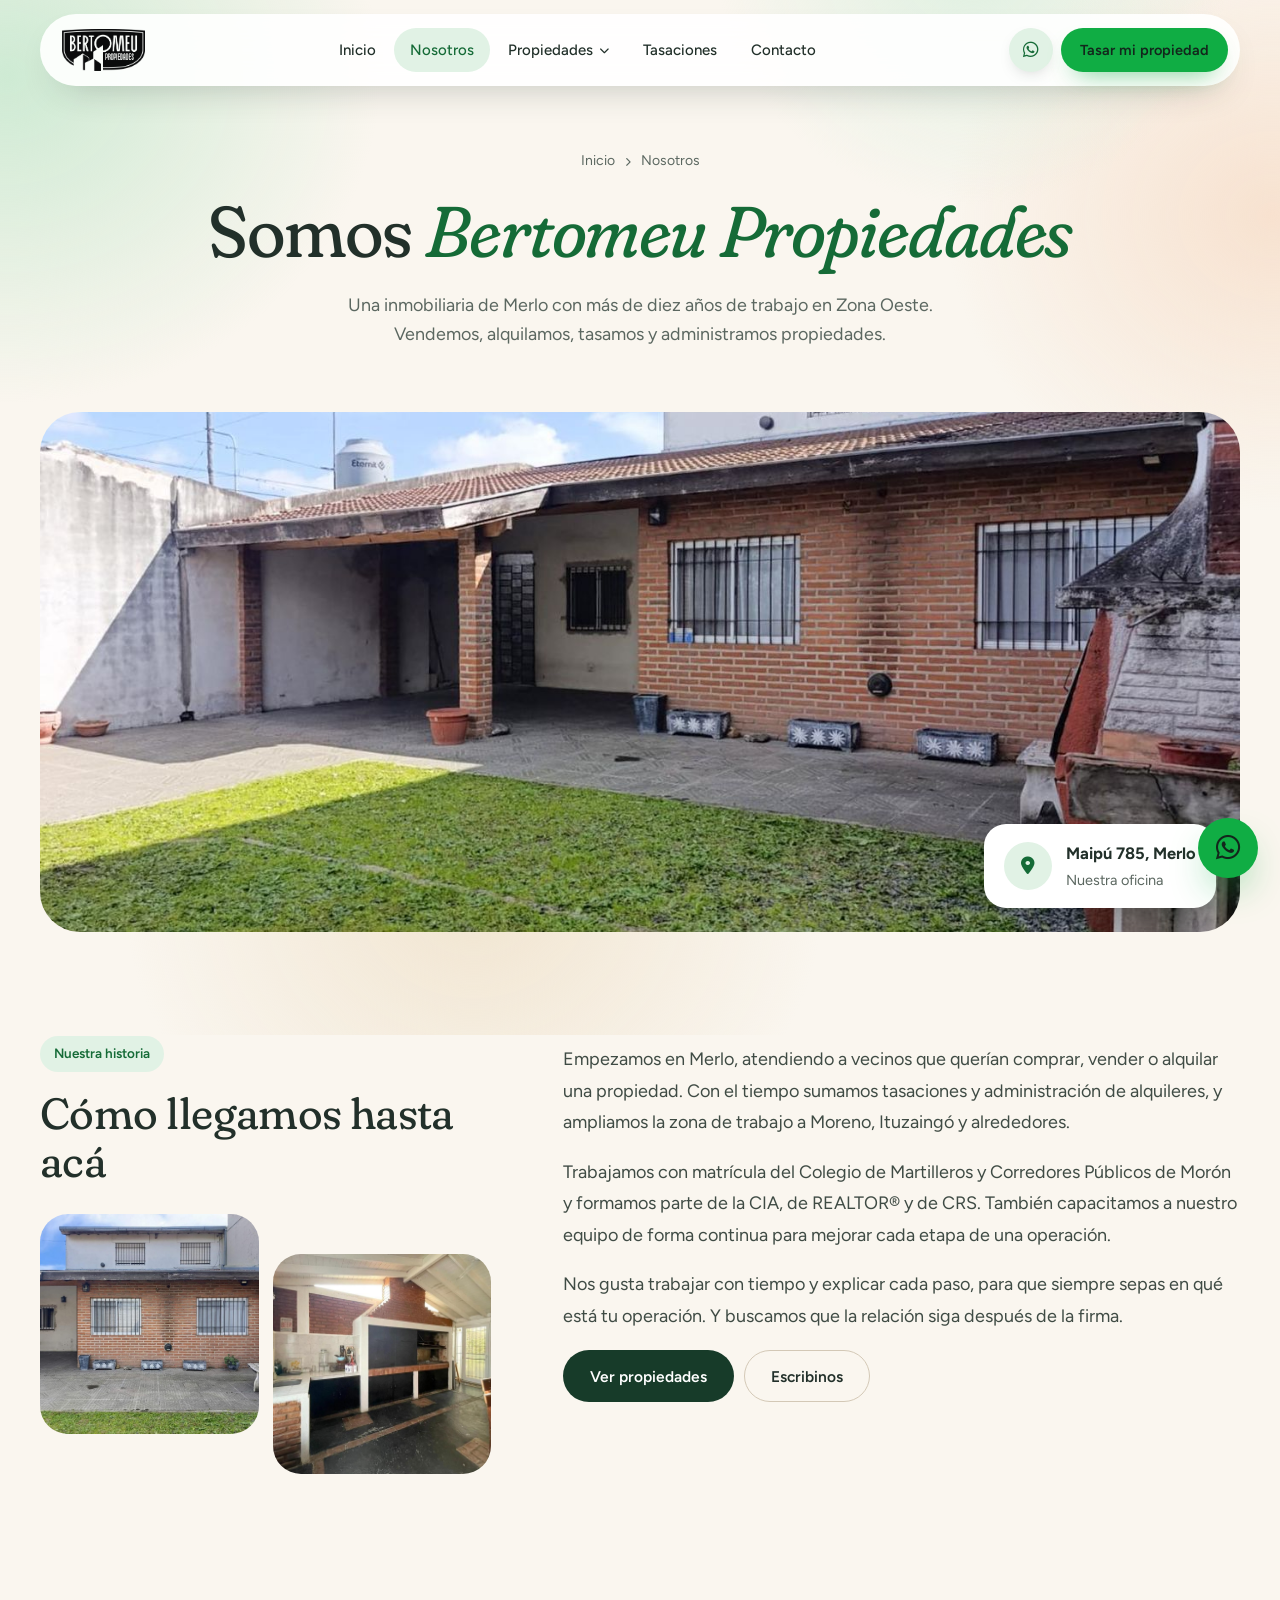
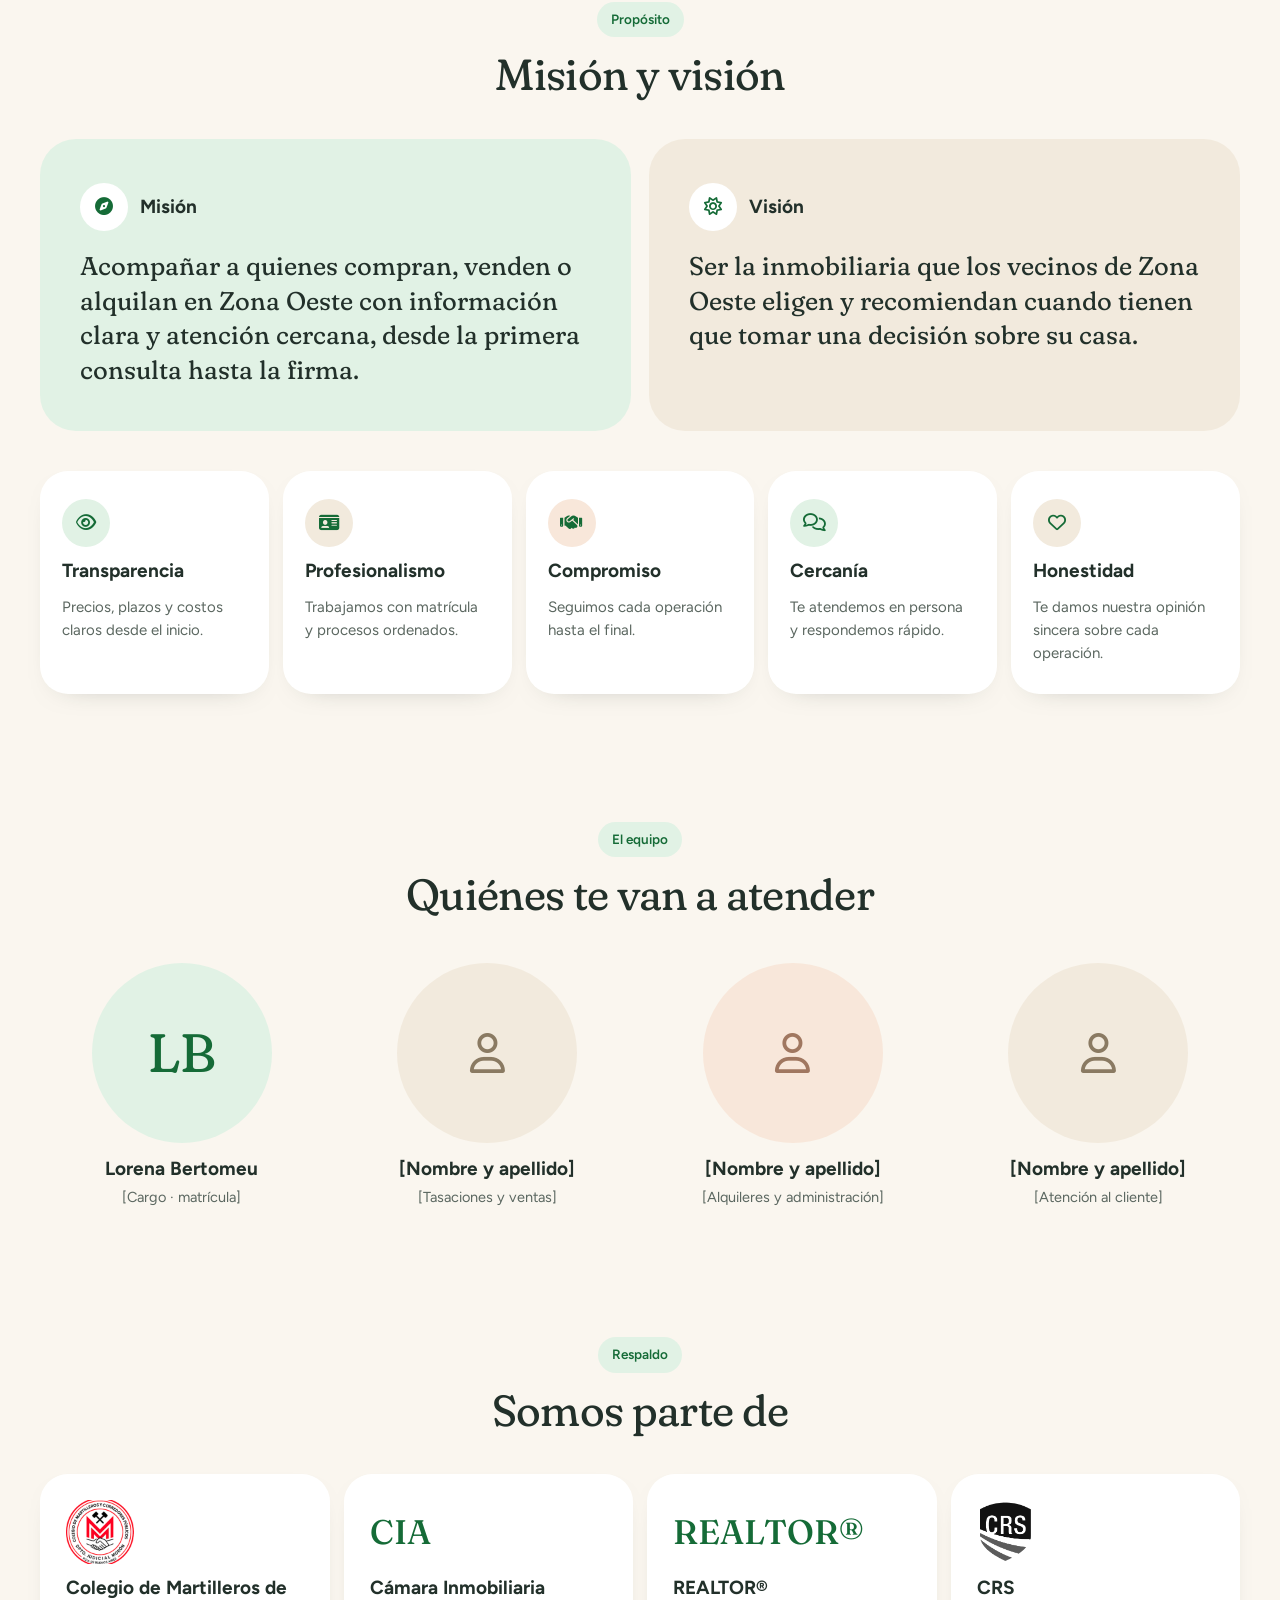
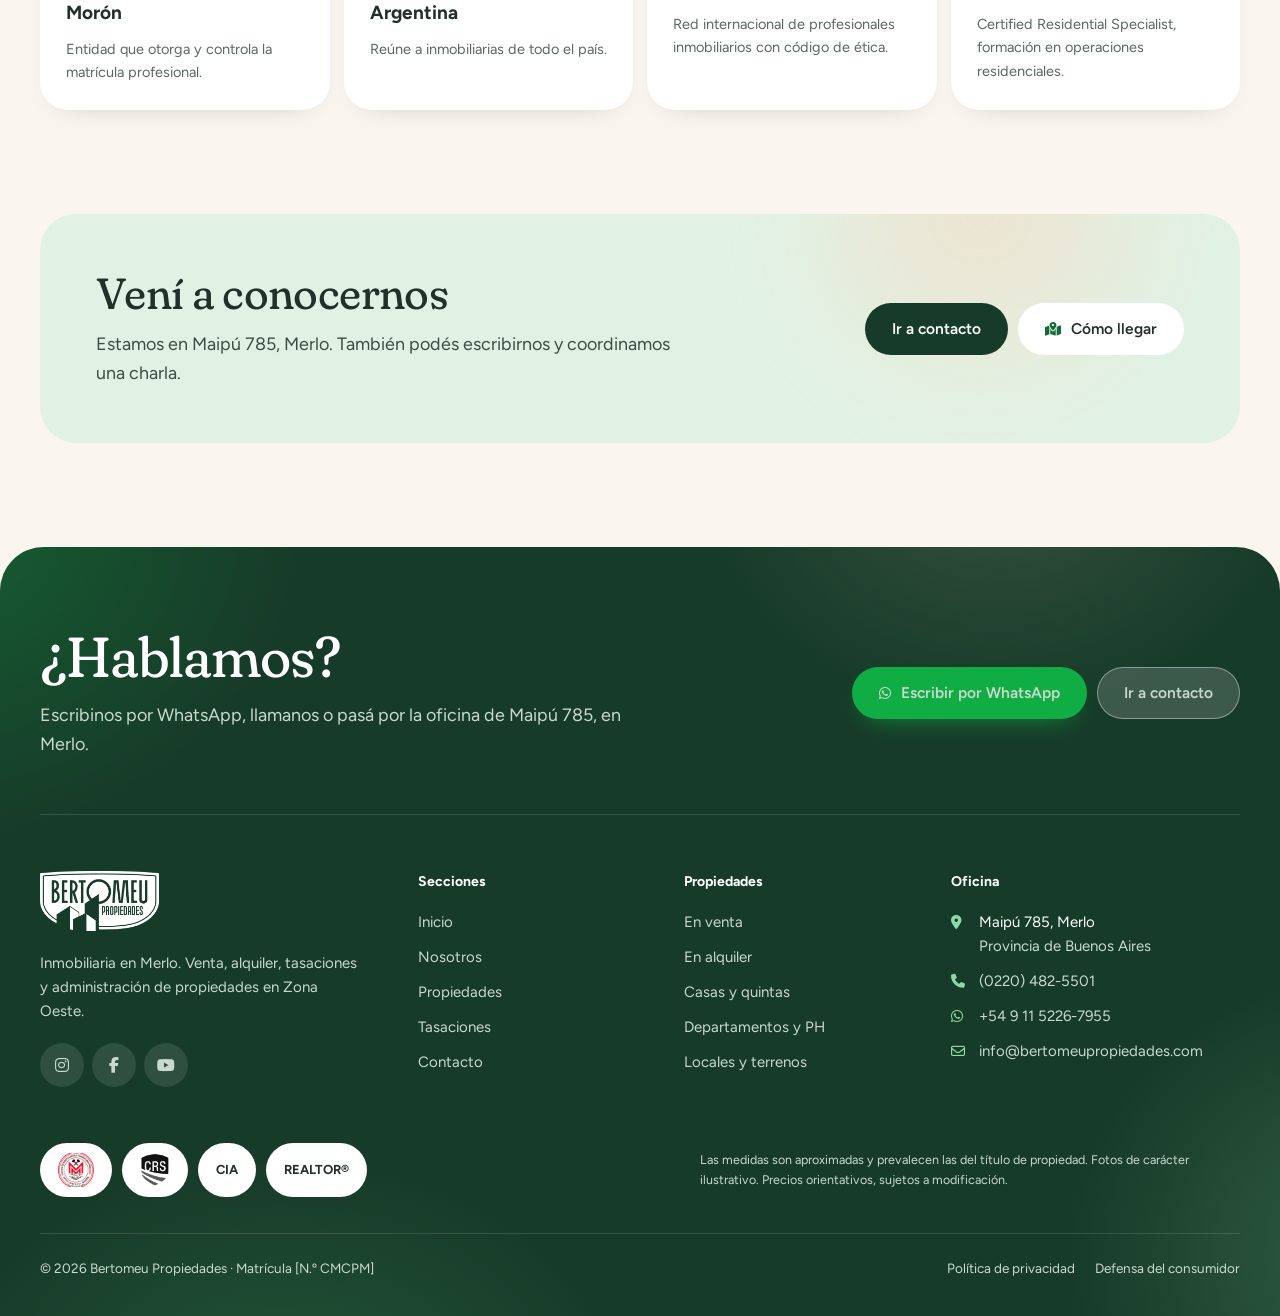
<file: nosotros.html>
<!doctype html>
<html lang="es">
<head>
  <meta charset="utf-8">
  <meta name="viewport" content="width=device-width, initial-scale=1">
  <title>Nosotros · Bertomeu Propiedades</title>
  <meta name="description" content="Bertomeu Propiedades es una inmobiliaria de Merlo con más de diez años de trabajo en Zona Oeste.">
  <link rel="icon" href="assets/img/logo.png">
  <link rel="preconnect" href="https://fonts.googleapis.com">
  <link rel="preconnect" href="https://fonts.gstatic.com" crossorigin>
  <link rel="stylesheet" href="https://fonts.googleapis.com/css2?family=Fraunces:ital,opsz,wght,SOFT,WONK@0,9..144,300..700,0..100,0..1;1,9..144,300..700,0..100,0..1&family=Figtree:wght@400..700&display=swap">
  <link rel="stylesheet" href="https://cdnjs.cloudflare.com/ajax/libs/font-awesome/6.7.2/css/all.min.css">
  <link rel="stylesheet" href="css/base.css">
  <link rel="stylesheet" href="css/nosotros.css">
</head>
<body data-page="nosotros">
<a class="skip-link" href="#contenido">Saltar al contenido</a>
<div class="page">
  <div class="nav-wrap" id="site-nav"></div>

  <main id="contenido">
    <header class="page-head">
      <div class="container" style="display:flex;flex-direction:column;align-items:center;text-align:center;gap:22px">
        <nav class="crumbs rise" aria-label="Ruta"><a href="index.html">Inicio</a><i class="fa-solid fa-chevron-right" aria-hidden="true"></i><span>Nosotros</span></nav>
        <h1 class="h-hero rise d1">Somos <span class="it">Bertomeu Propiedades</span></h1>
        <p class="lead rise d2" style="max-width:640px">Una inmobiliaria de Merlo con más de diez años de trabajo en Zona Oeste. Vendemos, alquilamos, tasamos y administramos propiedades.</p>
      </div>
    </header>

    <div class="container">
      <div class="banner rise d3">
        <img src="assets/img/padua-1.jpg" alt="Casa con jardín en San Antonio de Padua">
        <div class="banner-note"><span class="circle-icon" style="background:#E1F2E5;width:48px;height:48px;flex:0 0 48px;font-size:18px"><i class="fa-solid fa-location-dot" aria-hidden="true"></i></span><span><strong style="display:block">Maipú 785, Merlo</strong><span class="muted small">Nuestra oficina</span></span></div>
      </div>
    </div>

    <!-- HISTORIA -->
    <section class="section">
      <div class="container story">
        <div class="story-side" data-reveal>
          <span class="tag" style="align-self:flex-start">Nuestra historia</span>
          <h2 class="h-l">Cómo llegamos hasta acá</h2>
          <div class="photo-pair">
            <div class="round-img"><img src="assets/img/padua-3.jpg" alt="Casa de ladrillo con patio" loading="lazy"></div>
            <div class="round-img" style="margin-top:40px"><img src="assets/img/lima-2.jpg" alt="Quincho con parrilla" loading="lazy"></div>
          </div>
        </div>
        <div style="padding-top:8px" data-reveal>
          <p>Empezamos en Merlo, atendiendo a vecinos que querían comprar, vender o alquilar una propiedad. Con el tiempo sumamos tasaciones y administración de alquileres, y ampliamos la zona de trabajo a Moreno, Ituzaingó y alrededores.</p>
          <p>Trabajamos con matrícula del Colegio de Martilleros y Corredores Públicos de Morón y formamos parte de la CIA, de REALTOR® y de CRS. También capacitamos a nuestro equipo de forma continua para mejorar cada etapa de una operación.</p>
          <p>Nos gusta trabajar con tiempo y explicar cada paso, para que siempre sepas en qué está tu operación. Y buscamos que la relación siga después de la firma.</p>
          <div style="display:flex;gap:10px;flex-wrap:wrap;margin-top:12px">
            <a class="btn btn-forest" href="propiedades.html">Ver propiedades</a>
            <a class="btn btn-line" href="contacto.html">Escribinos</a>
          </div>
        </div>
      </div>
    </section>

    <!-- MISIÓN Y VISIÓN -->
    <section class="section" style="padding-top:24px">
      <div class="container" style="display:flex;flex-direction:column;gap:40px">
        <div style="display:flex;flex-direction:column;align-items:center;text-align:center;gap:14px" data-reveal>
          <span class="tag">Propósito</span>
          <h2 class="h-l">Misión y visión</h2>
        </div>
        <div style="display:grid;grid-template-columns:repeat(auto-fit,minmax(min(100%,420px),1fr));gap:18px" data-reveal>
          <article class="mv" style="background:#E1F2E5">
            <span class="mv-head"><span class="circle-icon"><i class="fa-solid fa-compass" aria-hidden="true"></i></span><span class="h-s">Misión</span></span>
            <p>Acompañar a quienes compran, venden o alquilan en Zona Oeste con información clara y atención cercana, desde la primera consulta hasta la firma.</p>
          </article>
          <article class="mv" style="background:#F2EADD">
            <span class="mv-head"><span class="circle-icon"><i class="fa-regular fa-sun" aria-hidden="true"></i></span><span class="h-s">Visión</span></span>
            <p>Ser la inmobiliaria que los vecinos de Zona Oeste eligen y recomiendan cuando tienen que tomar una decisión sobre su casa.</p>
          </article>
        </div>
        <div class="values" data-reveal>
          <div class="value"><span class="circle-icon" style="background:#E1F2E5"><i class="fa-regular fa-eye" aria-hidden="true"></i></span><h3 class="h-s">Transparencia</h3><p>Precios, plazos y costos claros desde el inicio.</p></div>
          <div class="value"><span class="circle-icon" style="background:#F2EADD"><i class="fa-solid fa-id-card" aria-hidden="true"></i></span><h3 class="h-s">Profesionalismo</h3><p>Trabajamos con matrícula y procesos ordenados.</p></div>
          <div class="value"><span class="circle-icon" style="background:#F8E7DA"><i class="fa-solid fa-handshake" aria-hidden="true"></i></span><h3 class="h-s">Compromiso</h3><p>Seguimos cada operación hasta el final.</p></div>
          <div class="value"><span class="circle-icon" style="background:#E1F2E5"><i class="fa-regular fa-comments" aria-hidden="true"></i></span><h3 class="h-s">Cercanía</h3><p>Te atendemos en persona y respondemos rápido.</p></div>
          <div class="value"><span class="circle-icon" style="background:#F2EADD"><i class="fa-regular fa-heart" aria-hidden="true"></i></span><h3 class="h-s">Honestidad</h3><p>Te damos nuestra opinión sincera sobre cada operación.</p></div>
        </div>
      </div>
    </section>

    <!-- EQUIPO -->
    <section class="section" style="padding-top:24px">
      <div class="container" style="display:flex;flex-direction:column;gap:44px">
        <div style="display:flex;flex-direction:column;align-items:center;text-align:center;gap:14px" data-reveal>
          <span class="tag">El equipo</span>
          <h2 class="h-l">Quiénes te van a atender</h2>
        </div>
        <!-- Reemplazar los datos entre corchetes y sumar fotos en assets/img/equipo/ -->
        <div class="team" data-reveal>
          <div class="member"><div class="avatar">LB</div><div><h3 class="h-s">Lorena Bertomeu</h3><p class="muted small" style="margin:4px 0 0">[Cargo · matrícula]</p></div></div>
          <div class="member"><div class="avatar sand"><i class="fa-regular fa-user" aria-hidden="true"></i></div><div><h3 class="h-s">[Nombre y apellido]</h3><p class="muted small" style="margin:4px 0 0">[Tasaciones y ventas]</p></div></div>
          <div class="member"><div class="avatar peach"><i class="fa-regular fa-user" aria-hidden="true"></i></div><div><h3 class="h-s">[Nombre y apellido]</h3><p class="muted small" style="margin:4px 0 0">[Alquileres y administración]</p></div></div>
          <div class="member"><div class="avatar sand"><i class="fa-regular fa-user" aria-hidden="true"></i></div><div><h3 class="h-s">[Nombre y apellido]</h3><p class="muted small" style="margin:4px 0 0">[Atención al cliente]</p></div></div>
        </div>
      </div>
    </section>

    <!-- ASOCIACIONES -->
    <section class="section" style="padding-top:24px">
      <div class="container" style="display:flex;flex-direction:column;gap:40px">
        <div style="display:flex;flex-direction:column;align-items:center;text-align:center;gap:14px" data-reveal>
          <span class="tag">Respaldo</span>
          <h2 class="h-l">Somos parte de</h2>
        </div>
        <div class="assoc-grid" data-reveal>
          <div class="assoc-card"><div class="assoc-logo"><img src="assets/img/martilleros.png" alt="Colegio de Martilleros de Morón"></div><h3 class="h-s">Colegio de Martilleros de Morón</h3><p class="muted small" style="margin:0">Entidad que otorga y controla la matrícula profesional.</p></div>
          <div class="assoc-card"><div class="assoc-logo"><span class="assoc-word">CIA</span></div><h3 class="h-s">Cámara Inmobiliaria Argentina</h3><p class="muted small" style="margin:0">Reúne a inmobiliarias de todo el país.</p></div>
          <div class="assoc-card"><div class="assoc-logo"><span class="assoc-word">REALTOR®</span></div><h3 class="h-s">REALTOR®</h3><p class="muted small" style="margin:0">Red internacional de profesionales inmobiliarios con código de ética.</p></div>
          <div class="assoc-card"><div class="assoc-logo"><img src="assets/img/crs.png" alt="CRS"></div><h3 class="h-s">CRS</h3><p class="muted small" style="margin:0">Certified Residential Specialist, formación en operaciones residenciales.</p></div>
        </div>
      </div>
    </section>

    <!-- CTA -->
    <section style="padding:0 0 104px">
      <div class="container">
        <div class="panel panel-mint" style="padding:56px;display:flex;flex-wrap:wrap;justify-content:space-between;align-items:center;gap:28px" data-reveal>
          <span class="blob blob-peach" style="width:280px;height:280px;right:10%;top:-140px"></span>
          <div style="display:flex;flex-direction:column;gap:12px;max-width:600px">
            <h2 class="h-l">Vení a conocernos</h2>
            <p class="lead" style="color:#3F4B44">Estamos en Maipú 785, Merlo. También podés escribirnos y coordinamos una charla.</p>
          </div>
          <div style="display:flex;gap:10px;flex-wrap:wrap">
            <a class="btn btn-forest" href="contacto.html">Ir a contacto</a>
            <a class="btn btn-soft" href="https://maps.google.com/?q=Maipu+785+Merlo+Buenos+Aires" target="_blank" rel="noopener"><i class="fa-solid fa-map-location-dot" aria-hidden="true" style="color:#156B37"></i>Cómo llegar</a>
          </div>
        </div>
      </div>
    </section>
  </main>

  <div id="site-footer"></div>
</div>

<script src="js/data.js"></script>
<script src="js/tokko.js"></script>
<script src="js/common.js"></script>
</body>
</html>
</file>
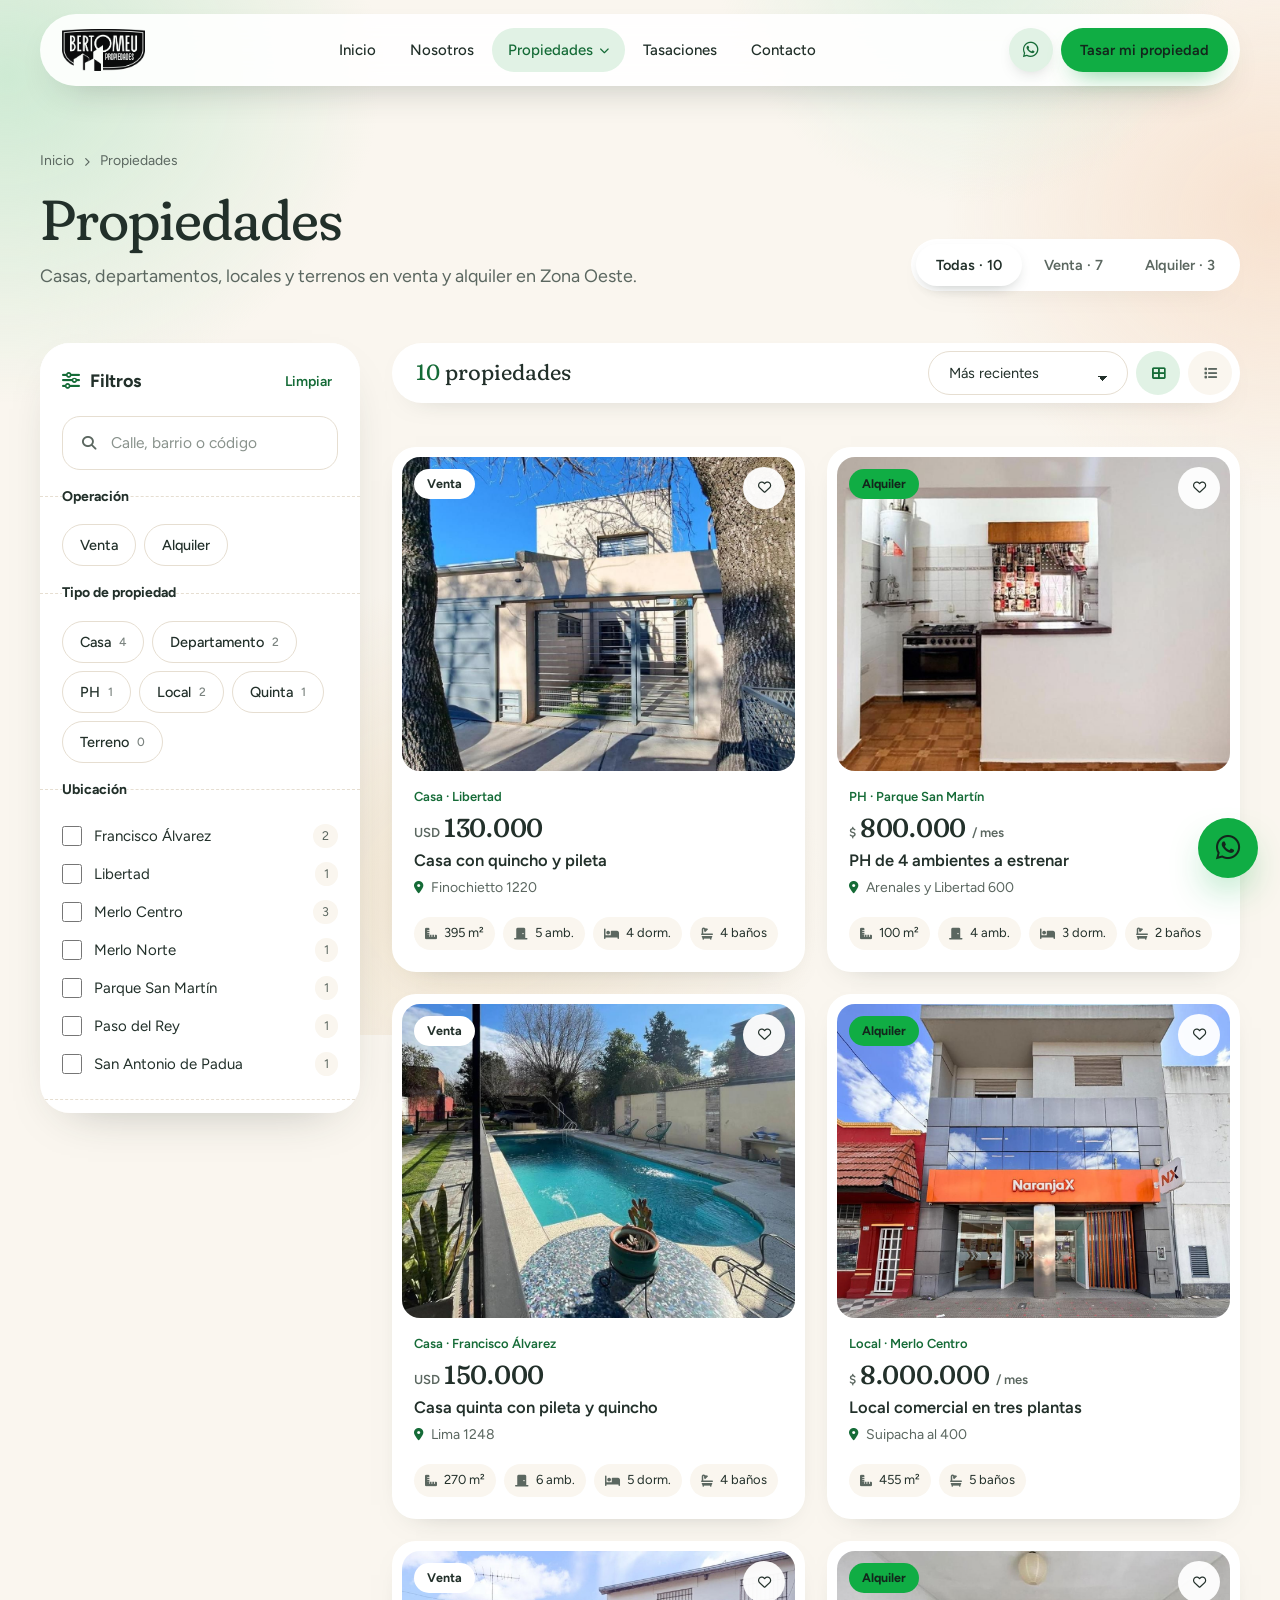
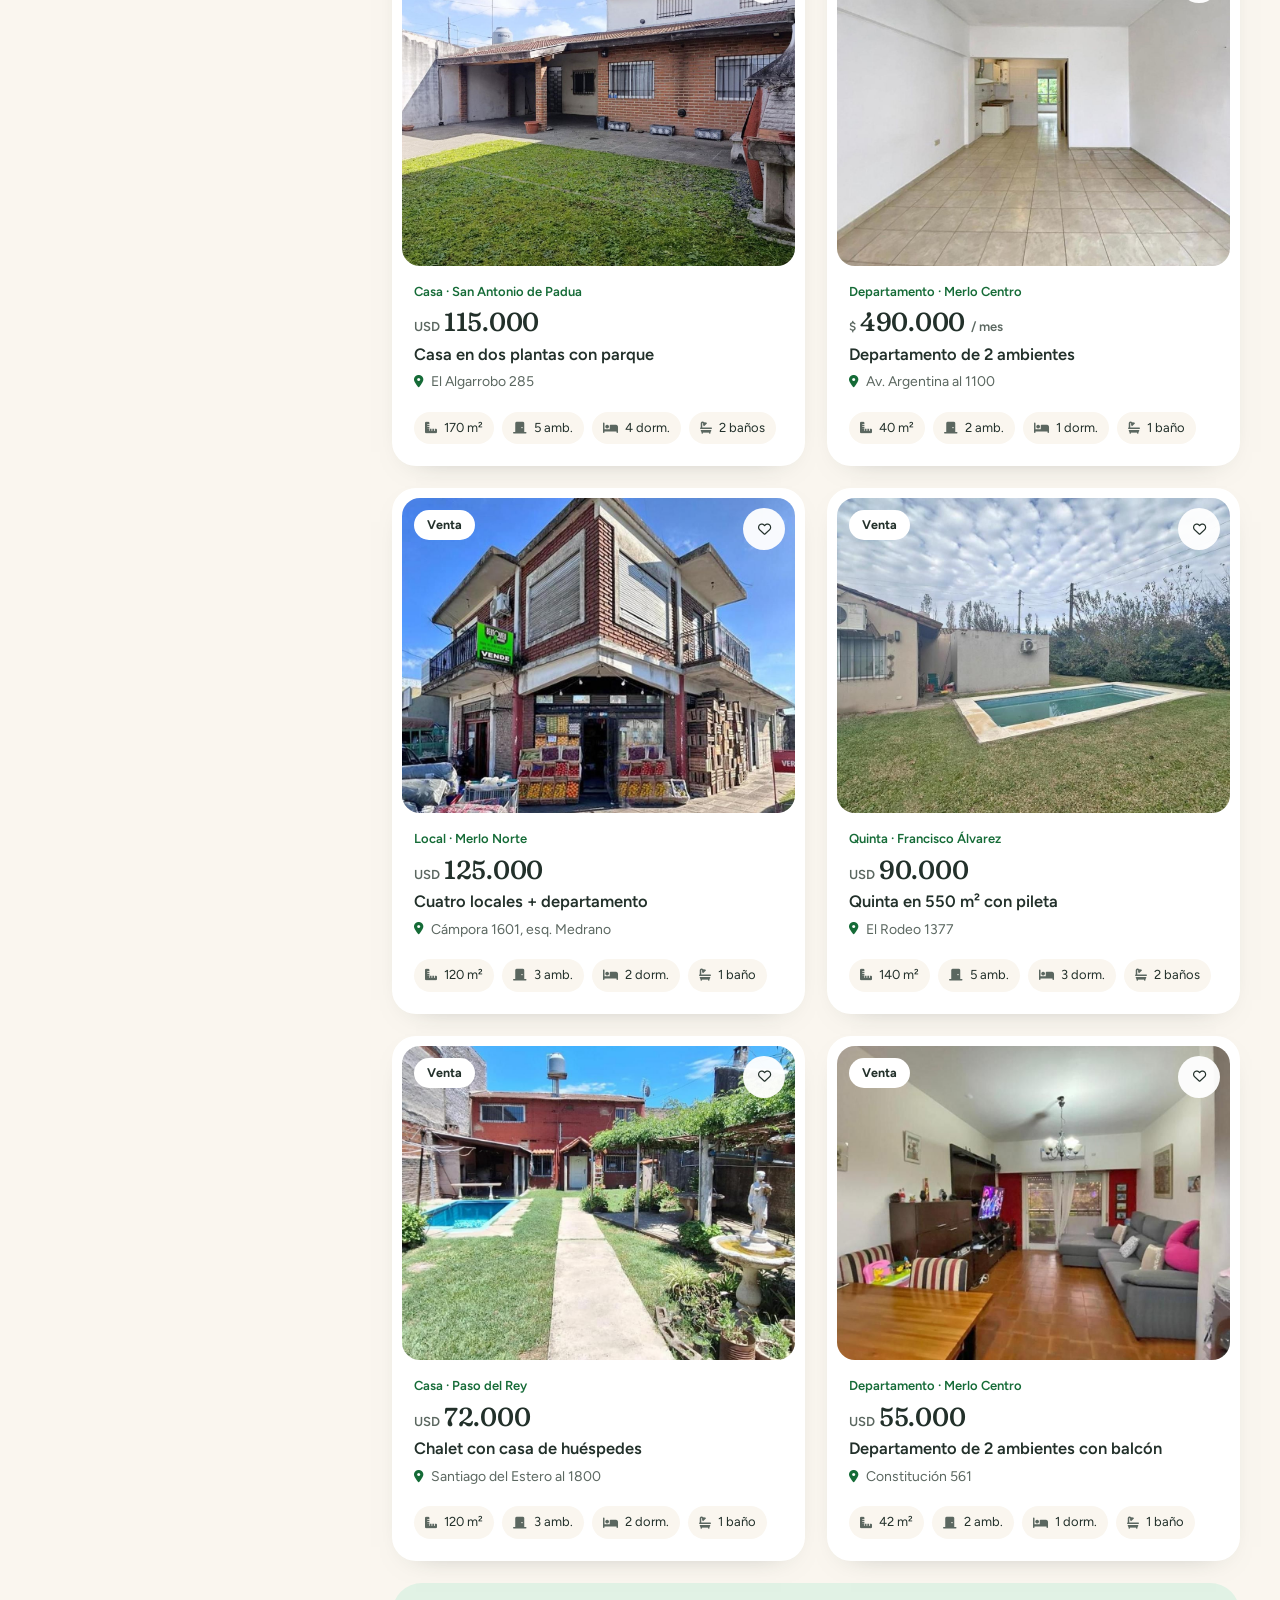
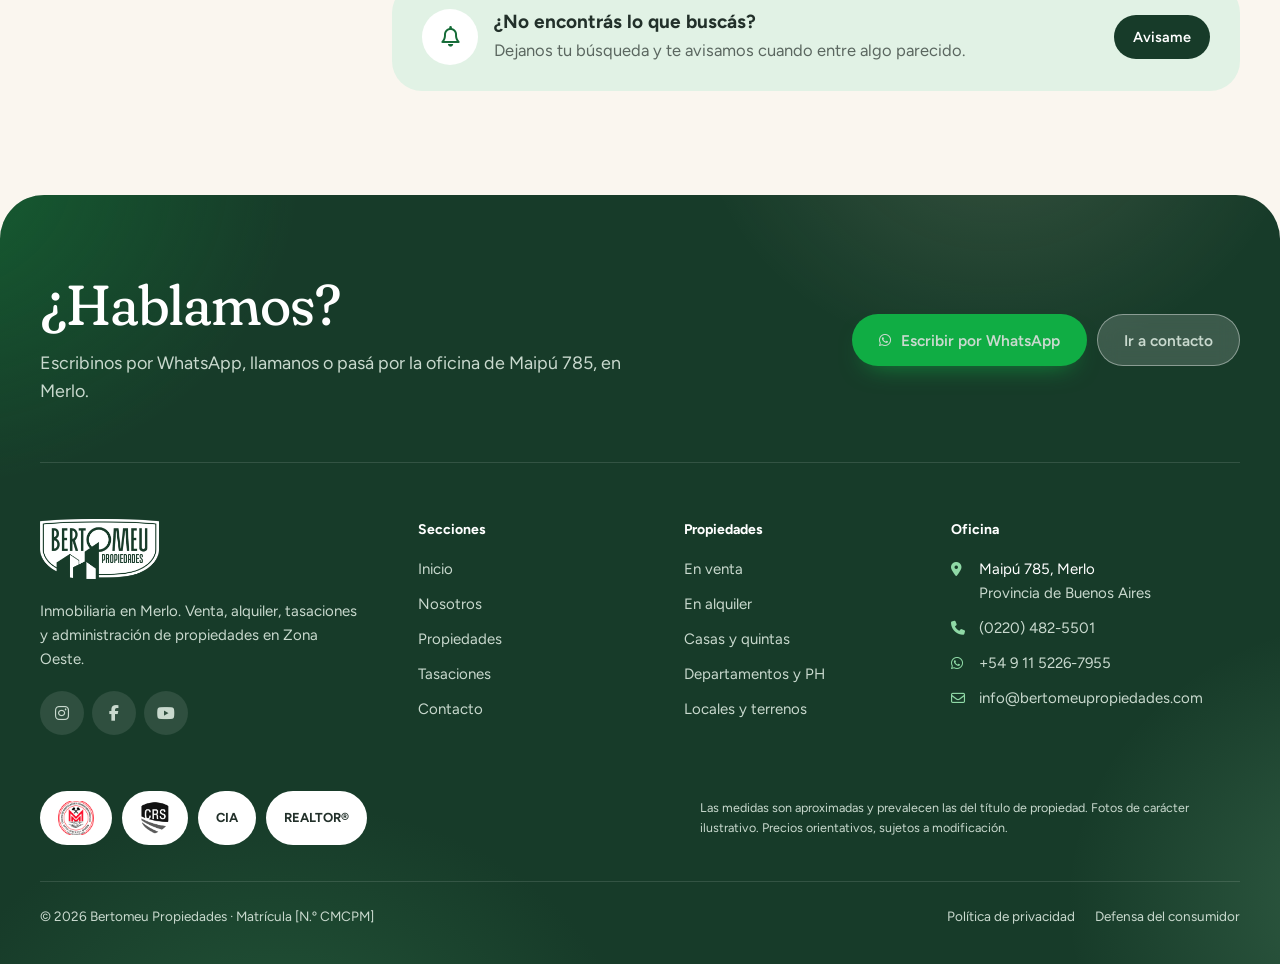
<file: propiedades.html>
<!doctype html>
<html lang="es">
<head>
  <meta charset="utf-8">
  <meta name="viewport" content="width=device-width, initial-scale=1">
  <title>Propiedades en venta y alquiler · Bertomeu Propiedades</title>
  <meta name="description" content="Casas, departamentos, PH, locales, quintas y terrenos en venta y alquiler en Merlo, Moreno y Zona Oeste.">
  <link rel="icon" href="assets/img/logo.png">
  <link rel="preconnect" href="https://fonts.googleapis.com">
  <link rel="preconnect" href="https://fonts.gstatic.com" crossorigin>
  <link rel="stylesheet" href="https://fonts.googleapis.com/css2?family=Fraunces:ital,opsz,wght,SOFT,WONK@0,9..144,300..700,0..100,0..1;1,9..144,300..700,0..100,0..1&family=Figtree:wght@400..700&display=swap">
  <link rel="stylesheet" href="https://cdnjs.cloudflare.com/ajax/libs/font-awesome/6.7.2/css/all.min.css">
  <link rel="stylesheet" href="css/base.css">
  <link rel="stylesheet" href="css/propiedades.css">
</head>
<body data-page="propiedades">
<a class="skip-link" href="#contenido">Saltar al contenido</a>
<div class="page">
  <div class="nav-wrap" id="site-nav"></div>

  <main id="contenido">
    <header class="page-head" style="padding-bottom:44px">
      <div class="container" style="display:flex;flex-direction:column;gap:18px">
        <nav class="crumbs" aria-label="Ruta"><a href="index.html">Inicio</a><i class="fa-solid fa-chevron-right" aria-hidden="true"></i><a href="propiedades.html">Propiedades</a><span id="crumb-op"></span></nav>
        <div style="display:flex;flex-wrap:wrap;justify-content:space-between;align-items:flex-end;gap:24px">
          <div style="display:flex;flex-direction:column;gap:12px;max-width:720px">
            <h1 class="h-xl" id="heading">Propiedades</h1>
            <p class="lead" id="subheading">Casas, departamentos, locales y terrenos en venta y alquiler en Zona Oeste.</p>
          </div>
          <div class="seg" role="group" aria-label="Tipo de operación" style="background:#fff;box-shadow:0 10px 30px -24px rgba(34,48,42,.5)">
            <button type="button" data-op-tab="todas">Todas · <span data-count="todas">0</span></button>
            <button type="button" data-op-tab="venta">Venta · <span data-count="venta">0</span></button>
            <button type="button" data-op-tab="alquiler">Alquiler · <span data-count="alquiler">0</span></button>
          </div>
        </div>
      </div>
    </header>

    <div class="container layout">
      <!-- FILTROS: quedan fijos al hacer scroll en escritorio; en celular se abren como panel -->
      <aside class="filters" id="filters" aria-label="Filtros de búsqueda">
        <div class="f-head">
          <span class="h-s" style="display:inline-flex;align-items:center;gap:10px;font-size:18px"><i class="fa-solid fa-sliders" aria-hidden="true" style="color:#156B37"></i>Filtros</span>
          <span style="display:flex;align-items:center;gap:4px">
            <button type="button" class="text-btn" data-clear>Limpiar</button>
            <button type="button" class="icon-btn f-close" id="close-filters" aria-label="Cerrar filtros"><i class="fa-solid fa-xmark" aria-hidden="true"></i></button>
          </span>
        </div>
        <div class="f-sec" style="padding-top:4px">
          <label class="sr-only" for="f-q">Buscar</label>
          <span class="input-icon"><i class="fa-solid fa-magnifying-glass" aria-hidden="true"></i><input id="f-q" class="input" type="search" placeholder="Calle, barrio o código"></span>
        </div>
        <fieldset class="f-sec">
          <legend class="f-title">Operación</legend>
          <div class="chips">
            <button type="button" class="chip" data-op-chip="venta">Venta</button>
            <button type="button" class="chip" data-op-chip="alquiler">Alquiler</button>
          </div>
        </fieldset>
        <fieldset class="f-sec">
          <legend class="f-title">Tipo de propiedad</legend>
          <div class="chips" id="f-types"></div>
        </fieldset>
        <fieldset class="f-sec">
          <legend class="f-title">Ubicación</legend>
          <div style="display:flex;flex-direction:column" id="f-zones"></div>
        </fieldset>
        <fieldset class="f-sec">
          <div style="display:flex;justify-content:space-between;align-items:center">
            <legend class="f-title" style="float:left">Precio</legend>
            <div class="seg" style="padding:3px" role="group" aria-label="Moneda">
              <button type="button" data-cur="USD" style="min-height:32px;padding:0 14px;font-size:13px">USD</button>
              <button type="button" data-cur="ARS" style="min-height:32px;padding:0 14px;font-size:13px">$</button>
            </div>
          </div>
          <div style="display:grid;grid-template-columns:repeat(2,minmax(0,1fr));gap:8px">
            <input class="input" id="f-min" type="number" inputmode="numeric" min="0" placeholder="Desde" aria-label="Precio desde">
            <input class="input" id="f-max" type="number" inputmode="numeric" min="0" placeholder="Hasta" aria-label="Precio hasta">
          </div>
        </fieldset>
        <fieldset class="f-sec">
          <legend class="f-title">Ambientes</legend>
          <div class="pill-row" id="f-amb"></div>
        </fieldset>
        <fieldset class="f-sec">
          <legend class="f-title">Dormitorios</legend>
          <div class="pill-row" style="grid-template-columns:repeat(4,minmax(0,1fr))" id="f-dorm"></div>
        </fieldset>
        <fieldset class="f-sec" style="padding-bottom:22px">
          <legend class="f-title">Características</legend>
          <div style="display:flex;flex-direction:column" id="f-extras"></div>
        </fieldset>
        <div class="f-foot"><button type="button" class="btn btn-primary btn-block" id="apply-filters">Ver <span data-total>0</span> resultados</button></div>
      </aside>

      <div class="results">
        <div class="r-bar">
          <p class="r-count" aria-live="polite"><span data-total>0</span> <span id="total-label" style="color:inherit">propiedades</span></p>
          <div class="r-tools">
            <button type="button" class="btn btn-line btn-sm filter-toggle" id="open-filters"><i class="fa-solid fa-sliders" aria-hidden="true"></i>Filtros <span id="active-count"></span></button>
            <select class="select" id="sort" aria-label="Ordenar resultados">
              <option value="recientes">Más recientes</option>
              <option value="precio-asc">Menor precio</option>
              <option value="precio-desc">Mayor precio</option>
              <option value="sup">Mayor superficie</option>
            </select>
            <button type="button" class="view-btn is-on" data-view="grid" aria-label="Ver en grilla" aria-pressed="true"><i class="fa-solid fa-table-cells-large" aria-hidden="true"></i></button>
            <button type="button" class="view-btn" data-view="list" aria-label="Ver en lista" aria-pressed="false"><i class="fa-solid fa-list" aria-hidden="true"></i></button>
          </div>
        </div>

        <div class="chips" id="active-chips" aria-label="Filtros activos"></div>
        <div class="rgrid" id="results"><p class="loading-note">Cargando propiedades…</p></div>

        <div class="empty" id="empty" hidden>
          <span class="circle-icon" style="background:#E1F2E5"><i class="fa-regular fa-face-meh" aria-hidden="true"></i></span>
          <h2 class="h-m">No hay propiedades con estos filtros</h2>
          <p class="muted" style="margin:0;max-width:440px">Probá con otra zona o un rango de precio más amplio. Si buscás algo puntual, contanos y te avisamos.</p>
          <div style="display:flex;gap:10px;flex-wrap:wrap;justify-content:center">
            <button type="button" class="btn btn-forest btn-sm" data-clear>Limpiar filtros</button>
            <a class="btn btn-line btn-sm" href="contacto.html">Contanos qué buscás</a>
          </div>
        </div>

        <div class="alert-card">
          <div style="display:flex;gap:16px;align-items:center">
            <span class="circle-icon"><i class="fa-regular fa-bell" aria-hidden="true"></i></span>
            <div><h2 class="h-s">¿No encontrás lo que buscás?</h2><p class="muted" style="margin:2px 0 0">Dejanos tu búsqueda y te avisamos cuando entre algo parecido.</p></div>
          </div>
          <a class="btn btn-forest btn-sm" href="contacto.html">Avisame</a>
        </div>
      </div>
    </div>
  </main>

  <div id="site-footer"></div>
</div>

<script src="js/data.js"></script>
<script src="js/tokko.js"></script>
<script src="js/common.js"></script>
<script src="js/propiedades.js"></script>
</body>
</html>
</file>
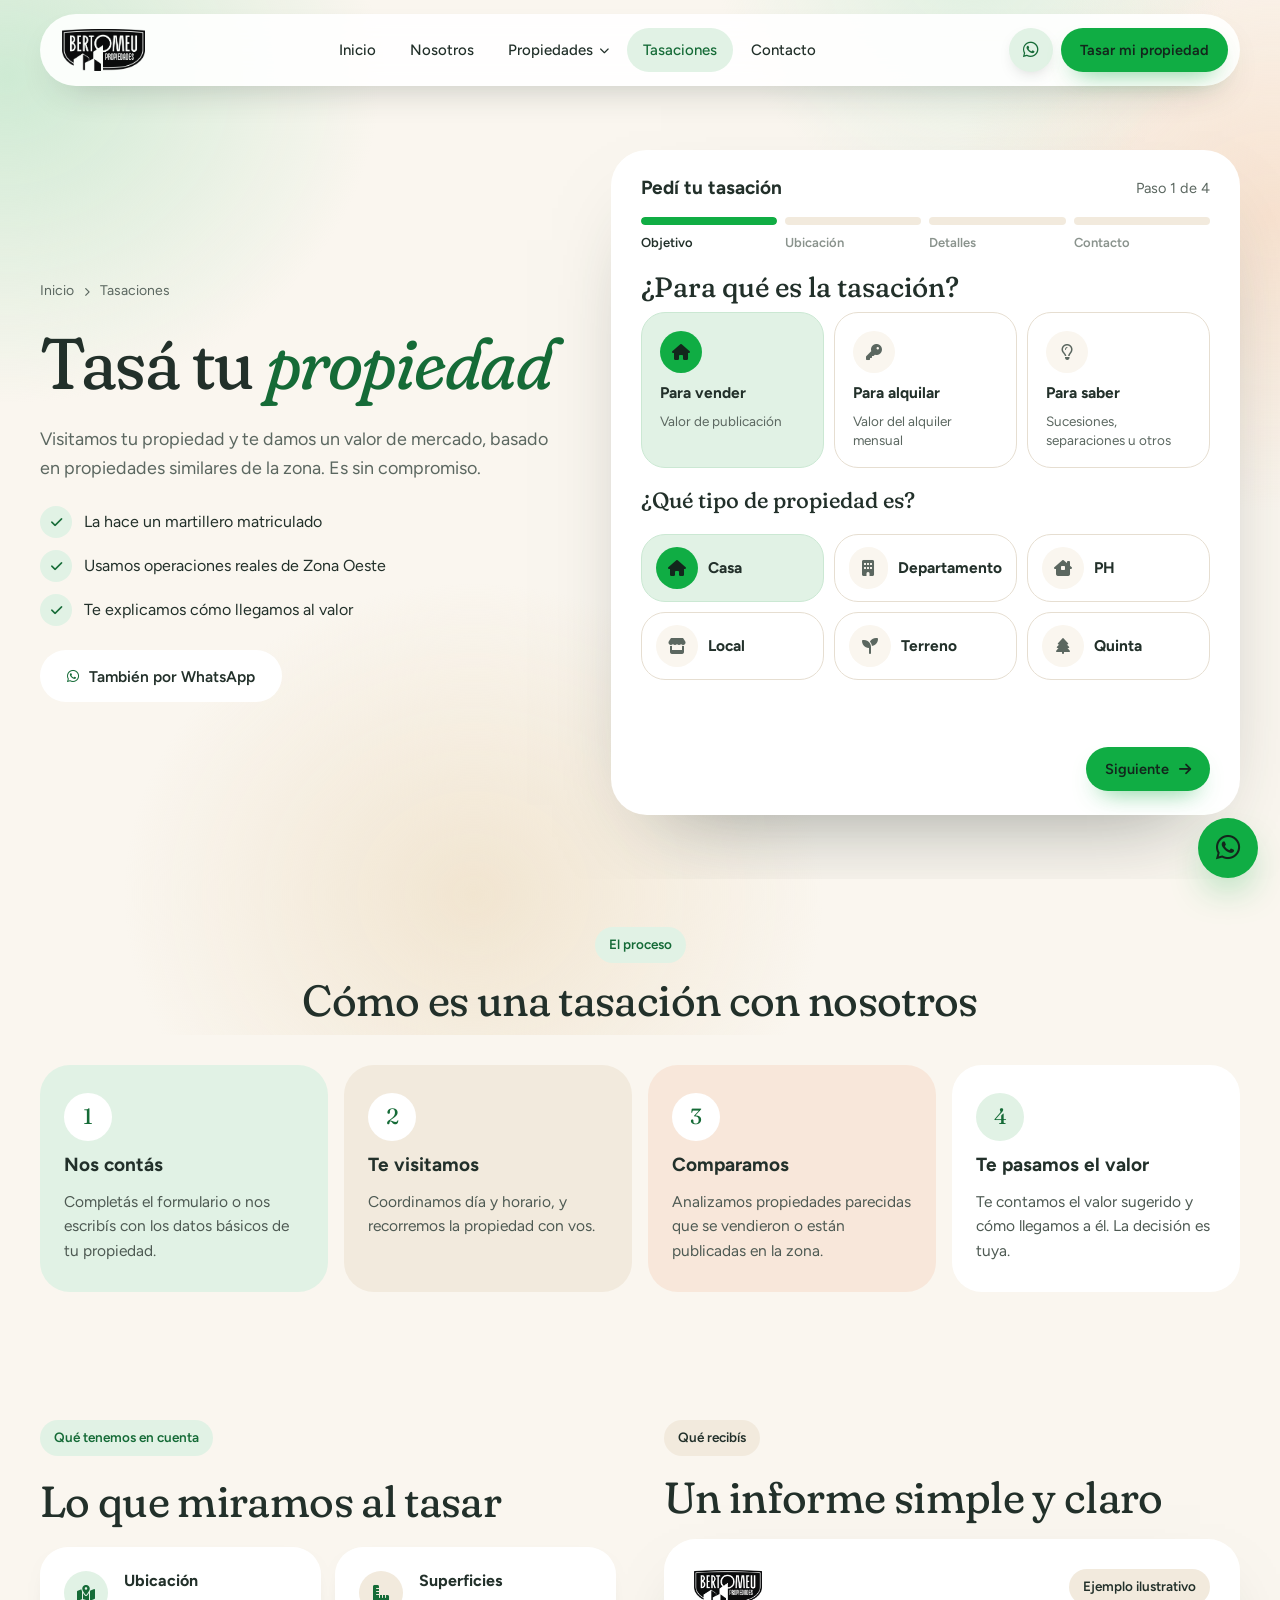
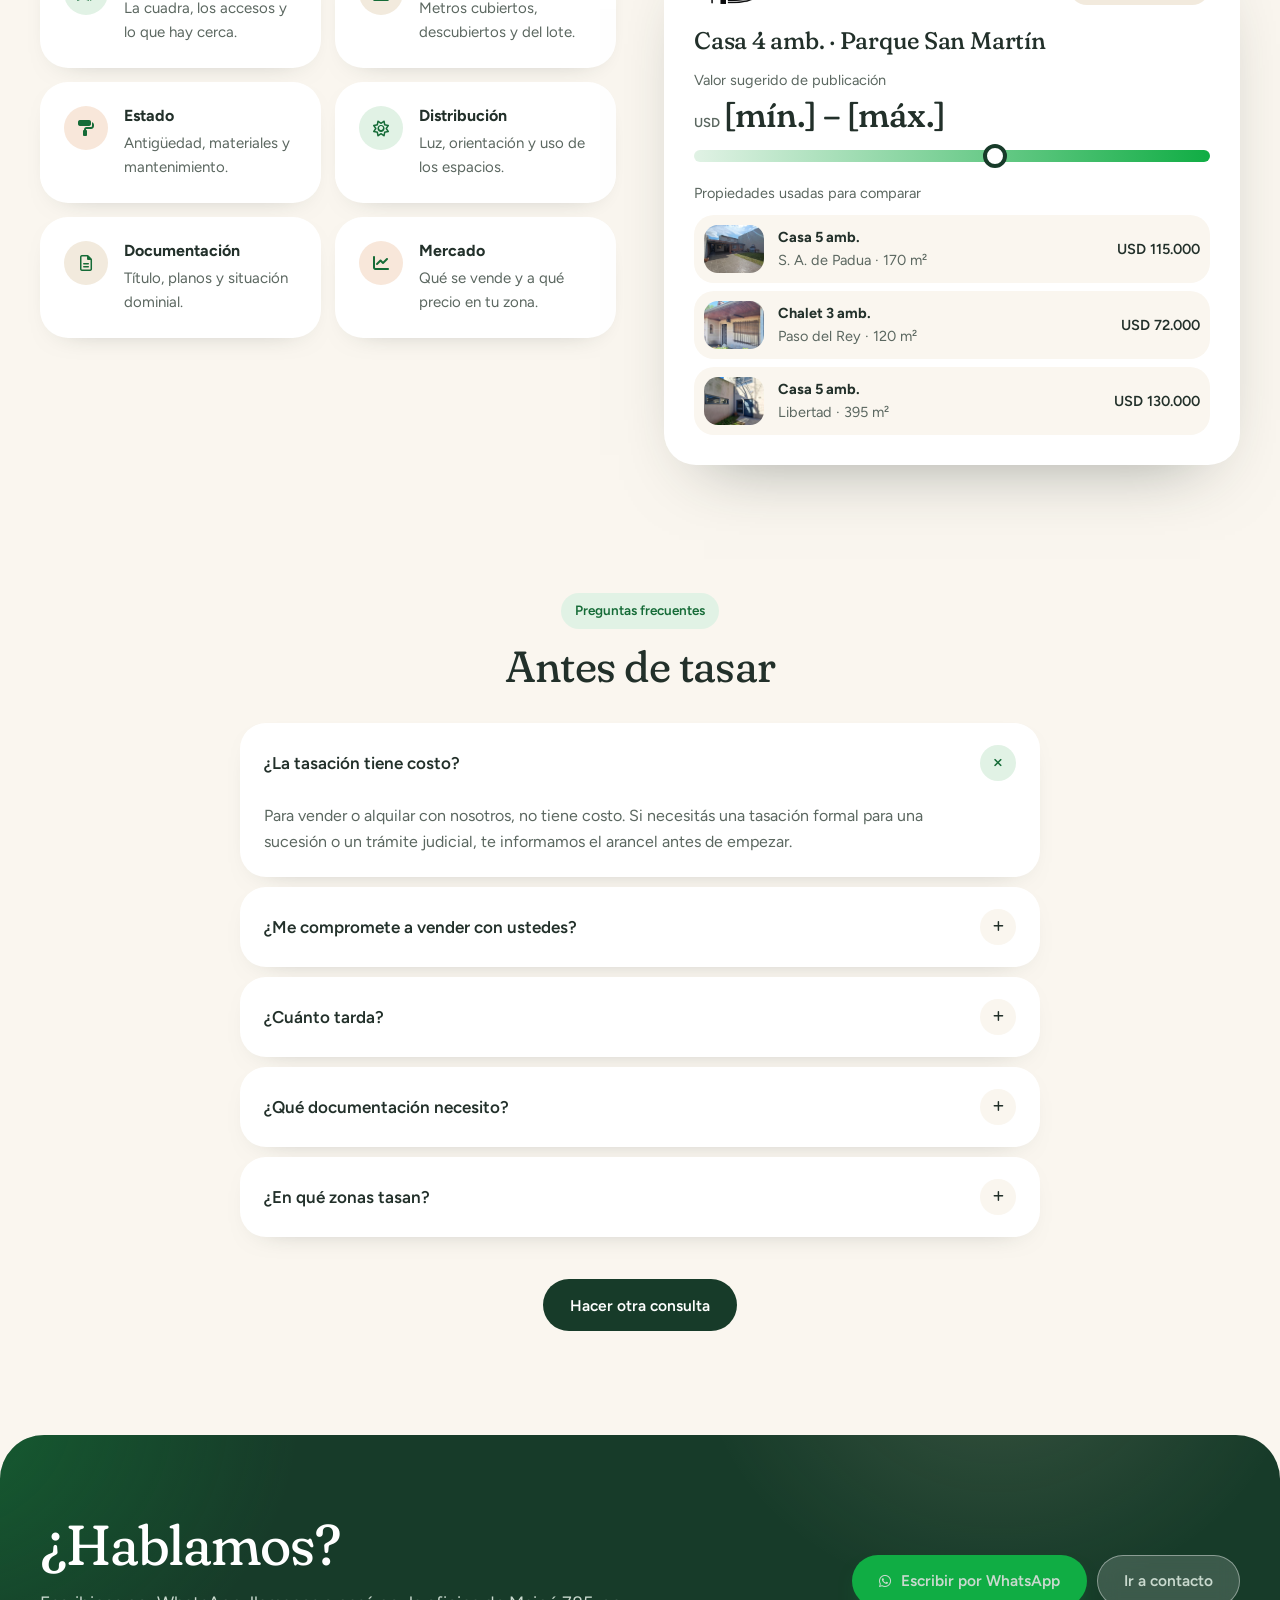
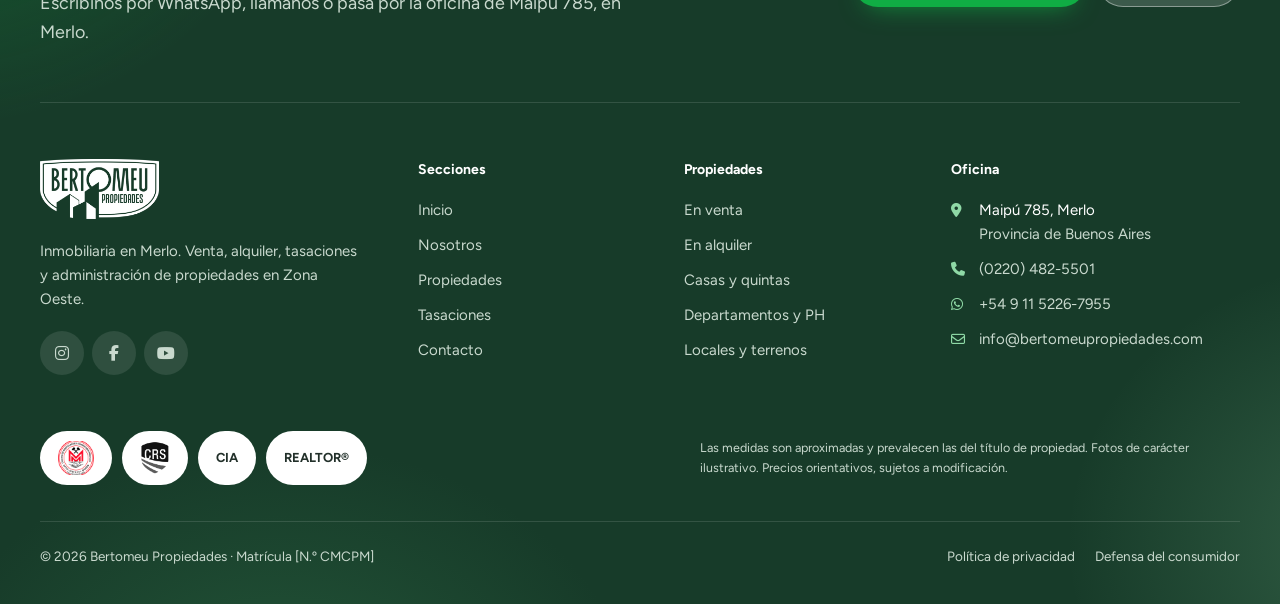
<file: tasacion.html>
<!doctype html>
<html lang="es">
<head>
  <meta charset="utf-8">
  <meta name="viewport" content="width=device-width, initial-scale=1">
  <title>Tasaciones · Bertomeu Propiedades</title>
  <meta name="description" content="Pedí la tasación de tu propiedad en Merlo y Zona Oeste. Visitamos tu propiedad y te damos un valor de mercado, sin compromiso.">
  <link rel="icon" href="assets/img/logo.png">
  <link rel="preconnect" href="https://fonts.googleapis.com">
  <link rel="preconnect" href="https://fonts.gstatic.com" crossorigin>
  <link rel="stylesheet" href="https://fonts.googleapis.com/css2?family=Fraunces:ital,opsz,wght,SOFT,WONK@0,9..144,300..700,0..100,0..1;1,9..144,300..700,0..100,0..1&family=Figtree:wght@400..700&display=swap">
  <link rel="stylesheet" href="https://cdnjs.cloudflare.com/ajax/libs/font-awesome/6.7.2/css/all.min.css">
  <link rel="stylesheet" href="css/base.css">
  <link rel="stylesheet" href="css/tasacion.css">
</head>
<body data-page="tasacion">
<a class="skip-link" href="#contenido">Saltar al contenido</a>
<div class="page">
  <div class="nav-wrap" id="site-nav"></div>

  <main id="contenido">
    <header class="page-head">
      <div class="container t-grid">
        <div class="t-intro">
          <nav class="crumbs" aria-label="Ruta"><a href="index.html">Inicio</a><i class="fa-solid fa-chevron-right" aria-hidden="true"></i><span>Tasaciones</span></nav>
          <h1 class="h-hero rise">Tasá tu <span class="it">propiedad</span></h1>
          <p class="lead rise d1">Visitamos tu propiedad y te damos un valor de mercado, basado en propiedades similares de la zona. Es sin compromiso.</p>
          <ul class="ticks rise d2">
            <li><i class="fa-solid fa-check" aria-hidden="true"></i>La hace un martillero matriculado</li>
            <li><i class="fa-solid fa-check" aria-hidden="true"></i>Usamos operaciones reales de Zona Oeste</li>
            <li><i class="fa-solid fa-check" aria-hidden="true"></i>Te explicamos cómo llegamos al valor</li>
          </ul>
          <a class="btn btn-soft rise d3" href="https://api.whatsapp.com/send?phone=5491152267955&text=Hola%2C%20quiero%20tasar%20mi%20propiedad" target="_blank" rel="noopener" style="align-self:flex-start"><i class="fa-brands fa-whatsapp" aria-hidden="true" style="color:#156B37"></i>También por WhatsApp</a>
        </div>

        <!-- FORMULARIO EN 4 PASOS -->
        <form class="wizard rise d2" id="wizard" novalidate aria-label="Formulario de tasación">
          <div class="w-head">
            <div style="display:flex;justify-content:space-between;align-items:center"><span class="h-s">Pedí tu tasación</span><span class="muted small" id="w-label" aria-live="polite">Paso 1 de 4</span></div>
            <div class="w-dots" aria-hidden="true">
              <div class="w-dot now"><span class="bar"><span></span></span>Objetivo</div>
              <div class="w-dot"><span class="bar"><span></span></span>Ubicación</div>
              <div class="w-dot"><span class="bar"><span></span></span>Detalles</div>
              <div class="w-dot"><span class="bar"><span></span></span>Contacto</div>
            </div>
          </div>

          <fieldset class="w-body" data-step="1">
            <legend class="w-q">¿Para qué es la tasación?</legend>
            <div class="tiles" data-group="objetivo">
              <button type="button" class="tile is-on" data-value="Para vender" aria-pressed="true"><i class="fa-solid fa-house" aria-hidden="true"></i><strong>Para vender</strong><span>Valor de publicación</span></button>
              <button type="button" class="tile" data-value="Para alquilar" aria-pressed="false"><i class="fa-solid fa-key" aria-hidden="true"></i><strong>Para alquilar</strong><span>Valor del alquiler mensual</span></button>
              <button type="button" class="tile" data-value="Para saber el valor" aria-pressed="false"><i class="fa-regular fa-lightbulb" aria-hidden="true"></i><strong>Para saber</strong><span>Sucesiones, separaciones u otros</span></button>
            </div>
            <h2 class="w-q" style="font-size:22px">¿Qué tipo de propiedad es?</h2>
            <div class="tiles" data-group="tipo">
              <button type="button" class="tile row is-on" data-value="Casa" aria-pressed="true"><i class="fa-solid fa-house" aria-hidden="true"></i><strong>Casa</strong></button>
              <button type="button" class="tile row" data-value="Departamento" aria-pressed="false"><i class="fa-solid fa-building" aria-hidden="true"></i><strong>Departamento</strong></button>
              <button type="button" class="tile row" data-value="PH" aria-pressed="false"><i class="fa-solid fa-house-chimney-window" aria-hidden="true"></i><strong>PH</strong></button>
              <button type="button" class="tile row" data-value="Local" aria-pressed="false"><i class="fa-solid fa-store" aria-hidden="true"></i><strong>Local</strong></button>
              <button type="button" class="tile row" data-value="Terreno" aria-pressed="false"><i class="fa-solid fa-seedling" aria-hidden="true"></i><strong>Terreno</strong></button>
              <button type="button" class="tile row" data-value="Quinta" aria-pressed="false"><i class="fa-solid fa-tree" aria-hidden="true"></i><strong>Quinta</strong></button>
            </div>
          </fieldset>

          <fieldset class="w-body" data-step="2" hidden>
            <legend class="w-q">¿Dónde está?</legend>
            <label class="field"><span class="label">Calle y altura</span><span class="input-icon"><i class="fa-solid fa-location-dot" aria-hidden="true"></i><input class="input" type="text" name="direccion" placeholder="Ej.: Maipú 785" required></span></label>
            <div class="two">
              <label class="field"><span class="label">Localidad</span>
                <select class="select" name="localidad"><option>Merlo</option><option>San Antonio de Padua</option><option>Parque San Martín</option><option>Libertad</option><option>Ituzaingó</option><option>Moreno</option><option>Paso del Rey</option><option>Francisco Álvarez</option><option>Mariano Acosta</option><option>Otra</option></select>
              </label>
              <label class="field"><span class="label">Piso / depto <span class="opt">(opcional)</span></span><input class="input" type="text" name="piso" placeholder="Ej.: 2.º B"></label>
            </div>
            <div style="display:flex;gap:12px;align-items:flex-start;padding:16px 18px;border-radius:22px;background:#FAF6EF">
              <i class="fa-solid fa-lock" aria-hidden="true" style="color:#156B37;margin-top:4px"></i>
              <p class="small muted" style="margin:0">Usamos la dirección solo para buscar propiedades parecidas y coordinar la visita.</p>
            </div>
          </fieldset>

          <fieldset class="w-body" data-step="3" hidden>
            <legend class="w-q">Contanos cómo es</legend>
            <div class="two">
              <div class="field"><span class="label">Ambientes</span><div class="pill-row" data-group="ambientes">
                <button type="button" class="pill" data-value="1">1</button><button type="button" class="pill" data-value="2">2</button><button type="button" class="pill is-on" data-value="3">3</button><button type="button" class="pill" data-value="4">4</button><button type="button" class="pill" data-value="5+">5+</button></div></div>
              <div class="field"><span class="label">Baños</span><div class="pill-row" style="grid-template-columns:repeat(4,minmax(0,1fr))" data-group="banos">
                <button type="button" class="pill is-on" data-value="1">1</button><button type="button" class="pill" data-value="2">2</button><button type="button" class="pill" data-value="3">3</button><button type="button" class="pill" data-value="4+">4+</button></div></div>
            </div>
            <div class="two">
              <label class="field"><span class="label">Superficie cubierta (m²)</span><input class="input" type="number" name="cubierta" inputmode="numeric" min="0" placeholder="Ej.: 120"></label>
              <label class="field"><span class="label">Superficie del lote (m²) <span class="opt">(opcional)</span></span><input class="input" type="number" name="lote" inputmode="numeric" min="0" placeholder="Ej.: 300"></label>
            </div>
            <div class="field"><span class="label">Estado general</span><div class="chips" data-group="estado">
              <button type="button" class="chip" data-value="A estrenar">A estrenar</button><button type="button" class="chip is-on" data-value="Muy bueno">Muy bueno</button><button type="button" class="chip" data-value="Bueno">Bueno</button><button type="button" class="chip" data-value="A refaccionar">A refaccionar</button></div></div>
            <div class="field"><span class="label">Tiene <span class="opt">(podés marcar varias)</span></span><div class="chips" data-group="extras" data-multi>
              <button type="button" class="chip is-on" data-value="Cochera">Cochera</button><button type="button" class="chip" data-value="Pileta">Pileta</button><button type="button" class="chip" data-value="Quincho">Quincho</button><button type="button" class="chip" data-value="Jardín">Jardín</button><button type="button" class="chip" data-value="Balcón">Balcón</button></div></div>
          </fieldset>

          <fieldset class="w-body" data-step="4" hidden>
            <legend class="w-q">¿Cómo te contactamos?</legend>
            <label class="field"><span class="label">Nombre y apellido</span><input class="input" type="text" name="nombre" autocomplete="name" required></label>
            <div class="two">
              <label class="field"><span class="label">Teléfono / WhatsApp</span><input class="input" type="tel" name="telefono" autocomplete="tel" placeholder="11 1234-5678" required></label>
              <label class="field"><span class="label">Email <span class="opt">(opcional)</span></span><input class="input" type="email" name="email" autocomplete="email"></label>
            </div>
            <div class="field"><span class="label">Preferís que te contactemos por</span><div class="seg" style="align-self:flex-start" data-group="canal">
              <button type="button" class="is-on" data-value="WhatsApp">WhatsApp</button><button type="button" data-value="Llamada">Llamada</button><button type="button" data-value="Email">Email</button></div></div>
            <label class="check"><input type="checkbox" name="acepto" required checked><span class="small">Acepto que Bertomeu Propiedades use estos datos para responder mi consulta.</span></label>
          </fieldset>

          <div class="w-body" data-step="5" hidden style="justify-content:center">
            <span class="circle-icon" style="width:72px;height:72px;font-size:28px;background:#E1F2E5"><i class="fa-solid fa-check" aria-hidden="true"></i></span>
            <h2 class="w-q" style="font-size:36px" id="done-title">¡Gracias!</h2>
            <p class="lead" style="font-size:17px" id="done-text">Recibimos tu pedido.</p>
            <div class="chips" id="done-chips"></div>
            <div style="display:flex;gap:10px;flex-wrap:wrap;margin-top:6px">
              <a class="btn btn-forest btn-sm" href="propiedades.html">Ver propiedades</a>
              <button type="button" class="btn btn-line btn-sm" id="w-restart">Tasar otra propiedad</button>
            </div>
          </div>

          <div class="w-foot" id="w-foot">
            <button type="button" class="btn btn-line btn-sm is-hidden" id="w-back"><i class="fa-solid fa-arrow-left" aria-hidden="true"></i>Atrás</button>
            <p class="w-error" id="w-error" role="alert"></p>
            <button type="button" class="btn btn-primary btn-sm" id="w-next">Siguiente <i class="fa-solid fa-arrow-right" aria-hidden="true"></i></button>
          </div>
        </form>
      </div>
    </header>

    <!-- PROCESO -->
    <section class="section" style="padding-top:48px">
      <div class="container" style="display:flex;flex-direction:column;gap:40px">
        <div style="display:flex;flex-direction:column;align-items:center;text-align:center;gap:14px" data-reveal>
          <span class="tag">El proceso</span>
          <h2 class="h-l">Cómo es una tasación con nosotros</h2>
        </div>
        <div class="steps4" data-reveal>
          <div class="s4" style="background:#E1F2E5"><span class="s4-n">1</span><h3 class="h-s">Nos contás</h3><p>Completás el formulario o nos escribís con los datos básicos de tu propiedad.</p></div>
          <div class="s4" style="background:#F2EADD"><span class="s4-n">2</span><h3 class="h-s">Te visitamos</h3><p>Coordinamos día y horario, y recorremos la propiedad con vos.</p></div>
          <div class="s4" style="background:#F8E7DA"><span class="s4-n">3</span><h3 class="h-s">Comparamos</h3><p>Analizamos propiedades parecidas que se vendieron o están publicadas en la zona.</p></div>
          <div class="s4" style="background:#FFFFFF"><span class="s4-n" style="background:#E1F2E5">4</span><h3 class="h-s">Te pasamos el valor</h3><p>Te contamos el valor sugerido y cómo llegamos a él. La decisión es tuya.</p></div>
        </div>
      </div>
    </section>

    <!-- QUÉ TENEMOS EN CUENTA + INFORME -->
    <section class="section" style="padding-top:24px">
      <div class="container" style="display:grid;grid-template-columns:repeat(auto-fit,minmax(min(100%,440px),1fr));gap:48px;align-items:start">
        <div style="display:flex;flex-direction:column;gap:22px" data-reveal>
          <span class="tag" style="align-self:flex-start">Qué tenemos en cuenta</span>
          <h2 class="h-l">Lo que miramos al tasar</h2>
          <div class="factors">
            <div class="factor"><span class="circle-icon" style="background:#E1F2E5"><i class="fa-solid fa-map-location-dot" aria-hidden="true"></i></span><div><h3 class="h-s">Ubicación</h3><p>La cuadra, los accesos y lo que hay cerca.</p></div></div>
            <div class="factor"><span class="circle-icon" style="background:#F2EADD"><i class="fa-solid fa-ruler-combined" aria-hidden="true"></i></span><div><h3 class="h-s">Superficies</h3><p>Metros cubiertos, descubiertos y del lote.</p></div></div>
            <div class="factor"><span class="circle-icon" style="background:#F8E7DA"><i class="fa-solid fa-paint-roller" aria-hidden="true"></i></span><div><h3 class="h-s">Estado</h3><p>Antigüedad, materiales y mantenimiento.</p></div></div>
            <div class="factor"><span class="circle-icon" style="background:#E1F2E5"><i class="fa-regular fa-sun" aria-hidden="true"></i></span><div><h3 class="h-s">Distribución</h3><p>Luz, orientación y uso de los espacios.</p></div></div>
            <div class="factor"><span class="circle-icon" style="background:#F2EADD"><i class="fa-regular fa-file-lines" aria-hidden="true"></i></span><div><h3 class="h-s">Documentación</h3><p>Título, planos y situación dominial.</p></div></div>
            <div class="factor"><span class="circle-icon" style="background:#F8E7DA"><i class="fa-solid fa-chart-line" aria-hidden="true"></i></span><div><h3 class="h-s">Mercado</h3><p>Qué se vende y a qué precio en tu zona.</p></div></div>
          </div>
        </div>
        <div style="display:flex;flex-direction:column;gap:18px" data-reveal>
          <span class="tag tag-sand" style="align-self:flex-start">Qué recibís</span>
          <h2 class="h-l">Un informe simple y claro</h2>
          <div class="report" role="img" aria-label="Ejemplo ilustrativo de informe de tasación">
            <div style="display:flex;justify-content:space-between;align-items:center;gap:12px">
              <img src="assets/img/logo.png" alt="" style="height:34px;width:auto">
              <span class="tag tag-sand">Ejemplo ilustrativo</span>
            </div>
            <h3 class="h-m" style="margin-top:22px;font-size:24px">Casa 4 amb. · Parque San Martín</h3>
            <p class="muted small" style="margin:14px 0 0">Valor sugerido de publicación</p>
            <div class="price" style="font-size:34px;margin-top:4px"><small>USD</small>[mín.] – [máx.]</div>
            <div class="range" aria-hidden="true"><span class="range-mark"></span></div>
            <p class="muted small" style="margin:20px 0 10px">Propiedades usadas para comparar</p>
            <div style="display:flex;flex-direction:column;gap:8px">
              <div class="comp"><img src="assets/img/padua-2.jpg" alt=""><span class="small"><strong>Casa 5 amb.</strong><br><span class="muted">S. A. de Padua · 170 m²</span></span><span class="small" style="font-weight:600">USD 115.000</span></div>
              <div class="comp"><img src="assets/img/pasodelrey-3.jpg" alt=""><span class="small"><strong>Chalet 3 amb.</strong><br><span class="muted">Paso del Rey · 120 m²</span></span><span class="small" style="font-weight:600">USD 72.000</span></div>
              <div class="comp"><img src="assets/img/libertad-2.jpg" alt=""><span class="small"><strong>Casa 5 amb.</strong><br><span class="muted">Libertad · 395 m²</span></span><span class="small" style="font-weight:600">USD 130.000</span></div>
            </div>
          </div>
        </div>
      </div>
    </section>

    <!-- PREGUNTAS FRECUENTES -->
    <section class="section" style="padding-top:24px">
      <div class="container narrow" style="display:flex;flex-direction:column;gap:32px">
        <div style="display:flex;flex-direction:column;align-items:center;text-align:center;gap:14px" data-reveal>
          <span class="tag">Preguntas frecuentes</span>
          <h2 class="h-l">Antes de tasar</h2>
        </div>
        <div id="faq">
          <div class="faq-item"><button type="button" class="faq-q" aria-expanded="true" aria-controls="faq-1">¿La tasación tiene costo?<i class="fa-solid fa-plus" aria-hidden="true"></i></button><p class="faq-a" id="faq-1">Para vender o alquilar con nosotros, no tiene costo. Si necesitás una tasación formal para una sucesión o un trámite judicial, te informamos el arancel antes de empezar.</p></div>
          <div class="faq-item"><button type="button" class="faq-q" aria-expanded="false" aria-controls="faq-2">¿Me compromete a vender con ustedes?<i class="fa-solid fa-plus" aria-hidden="true"></i></button><p class="faq-a" id="faq-2" hidden>No. Te damos el valor y cómo llegamos a él. Qué hacer después lo decidís vos.</p></div>
          <div class="faq-item"><button type="button" class="faq-q" aria-expanded="false" aria-controls="faq-3">¿Cuánto tarda?<i class="fa-solid fa-plus" aria-hidden="true"></i></button><p class="faq-a" id="faq-3" hidden>Coordinamos la visita según tu disponibilidad. Después analizamos propiedades parecidas de la zona y te enviamos el valor.</p></div>
          <div class="faq-item"><button type="button" class="faq-q" aria-expanded="false" aria-controls="faq-4">¿Qué documentación necesito?<i class="fa-solid fa-plus" aria-hidden="true"></i></button><p class="faq-a" id="faq-4" hidden>Para la visita, ninguna. Si después decidís vender o alquilar, te pedimos título, planos y servicios al día.</p></div>
          <div class="faq-item"><button type="button" class="faq-q" aria-expanded="false" aria-controls="faq-5">¿En qué zonas tasan?<i class="fa-solid fa-plus" aria-hidden="true"></i></button><p class="faq-a" id="faq-5" hidden>Merlo, San Antonio de Padua, Ituzaingó, Moreno, Paso del Rey, Francisco Álvarez, Mariano Acosta y alrededores.</p></div>
        </div>
        <div style="display:flex;justify-content:center"><a class="btn btn-forest" href="contacto.html">Hacer otra consulta</a></div>
      </div>
    </section>
  </main>

  <div id="site-footer"></div>
</div>

<script src="js/data.js"></script>
<script src="js/tokko.js"></script>
<script src="js/common.js"></script>
<script src="js/tasacion.js"></script>
</body>
</html>
</file>
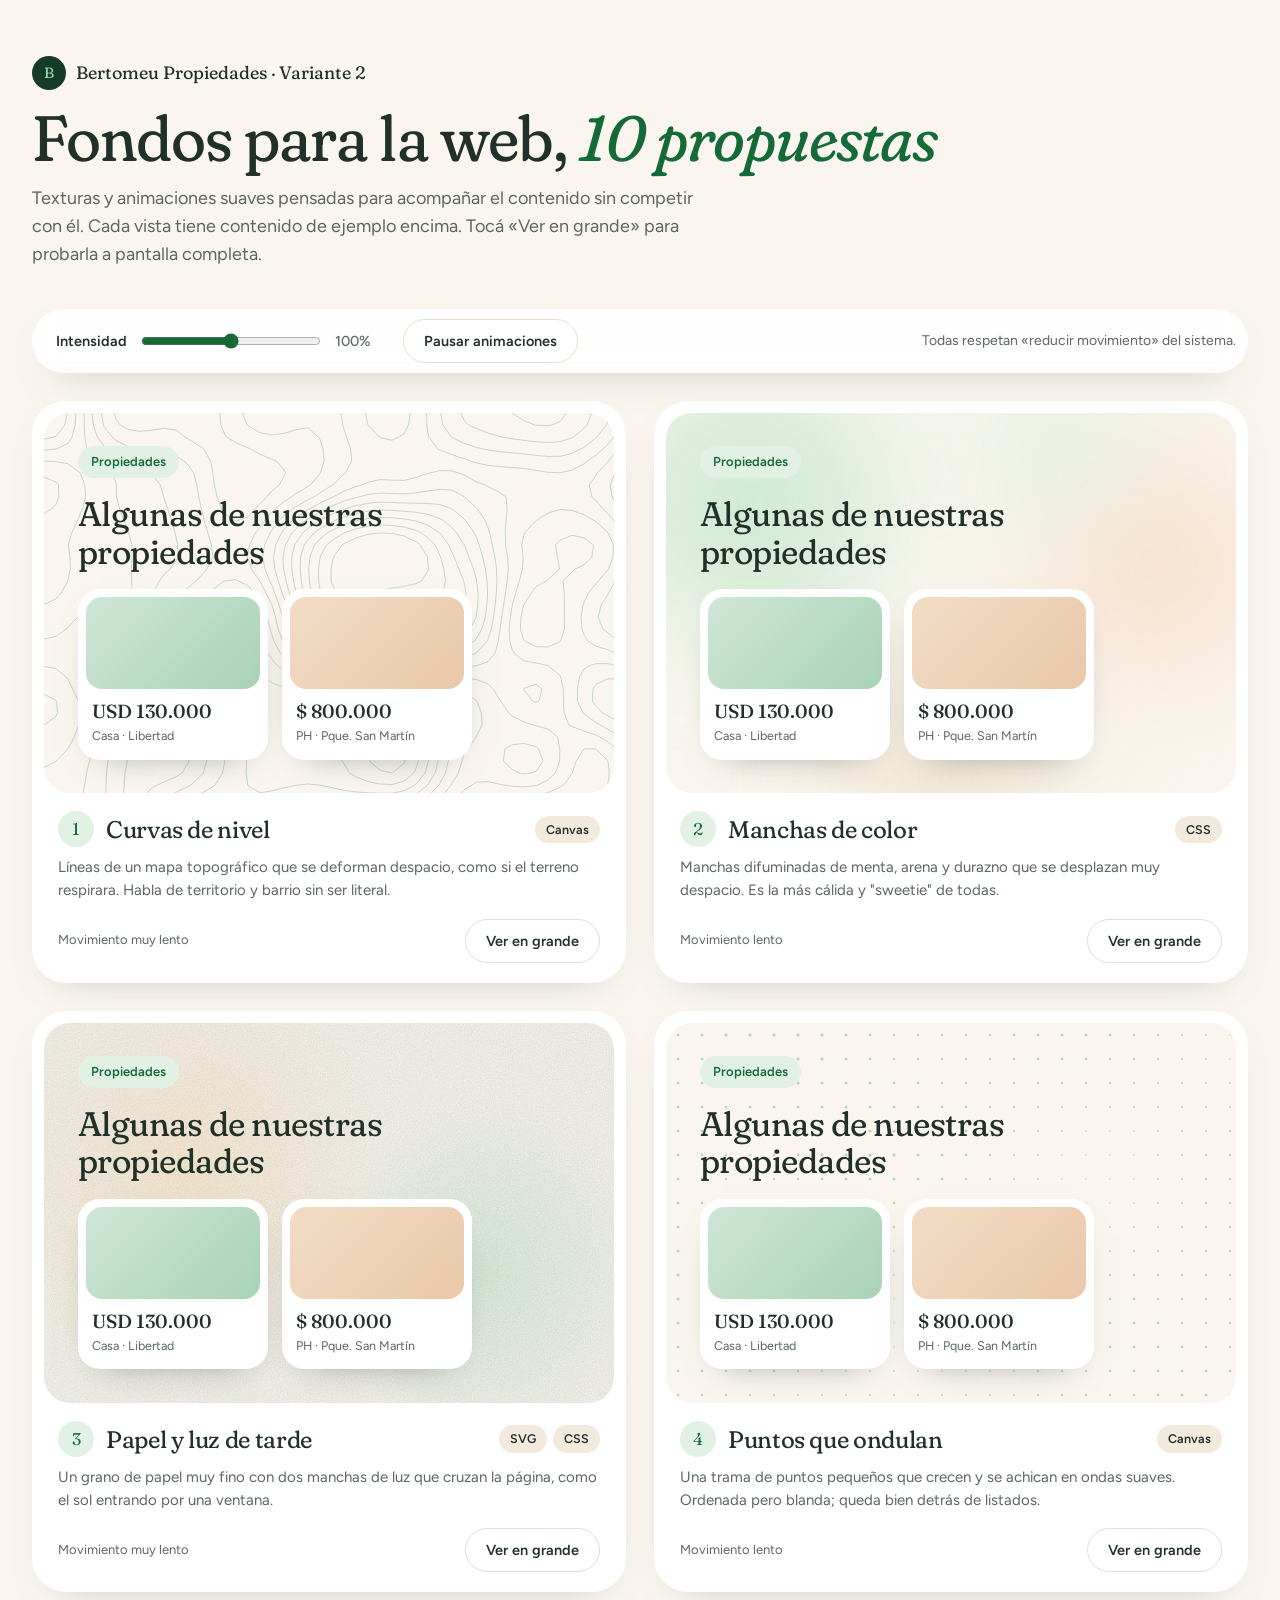
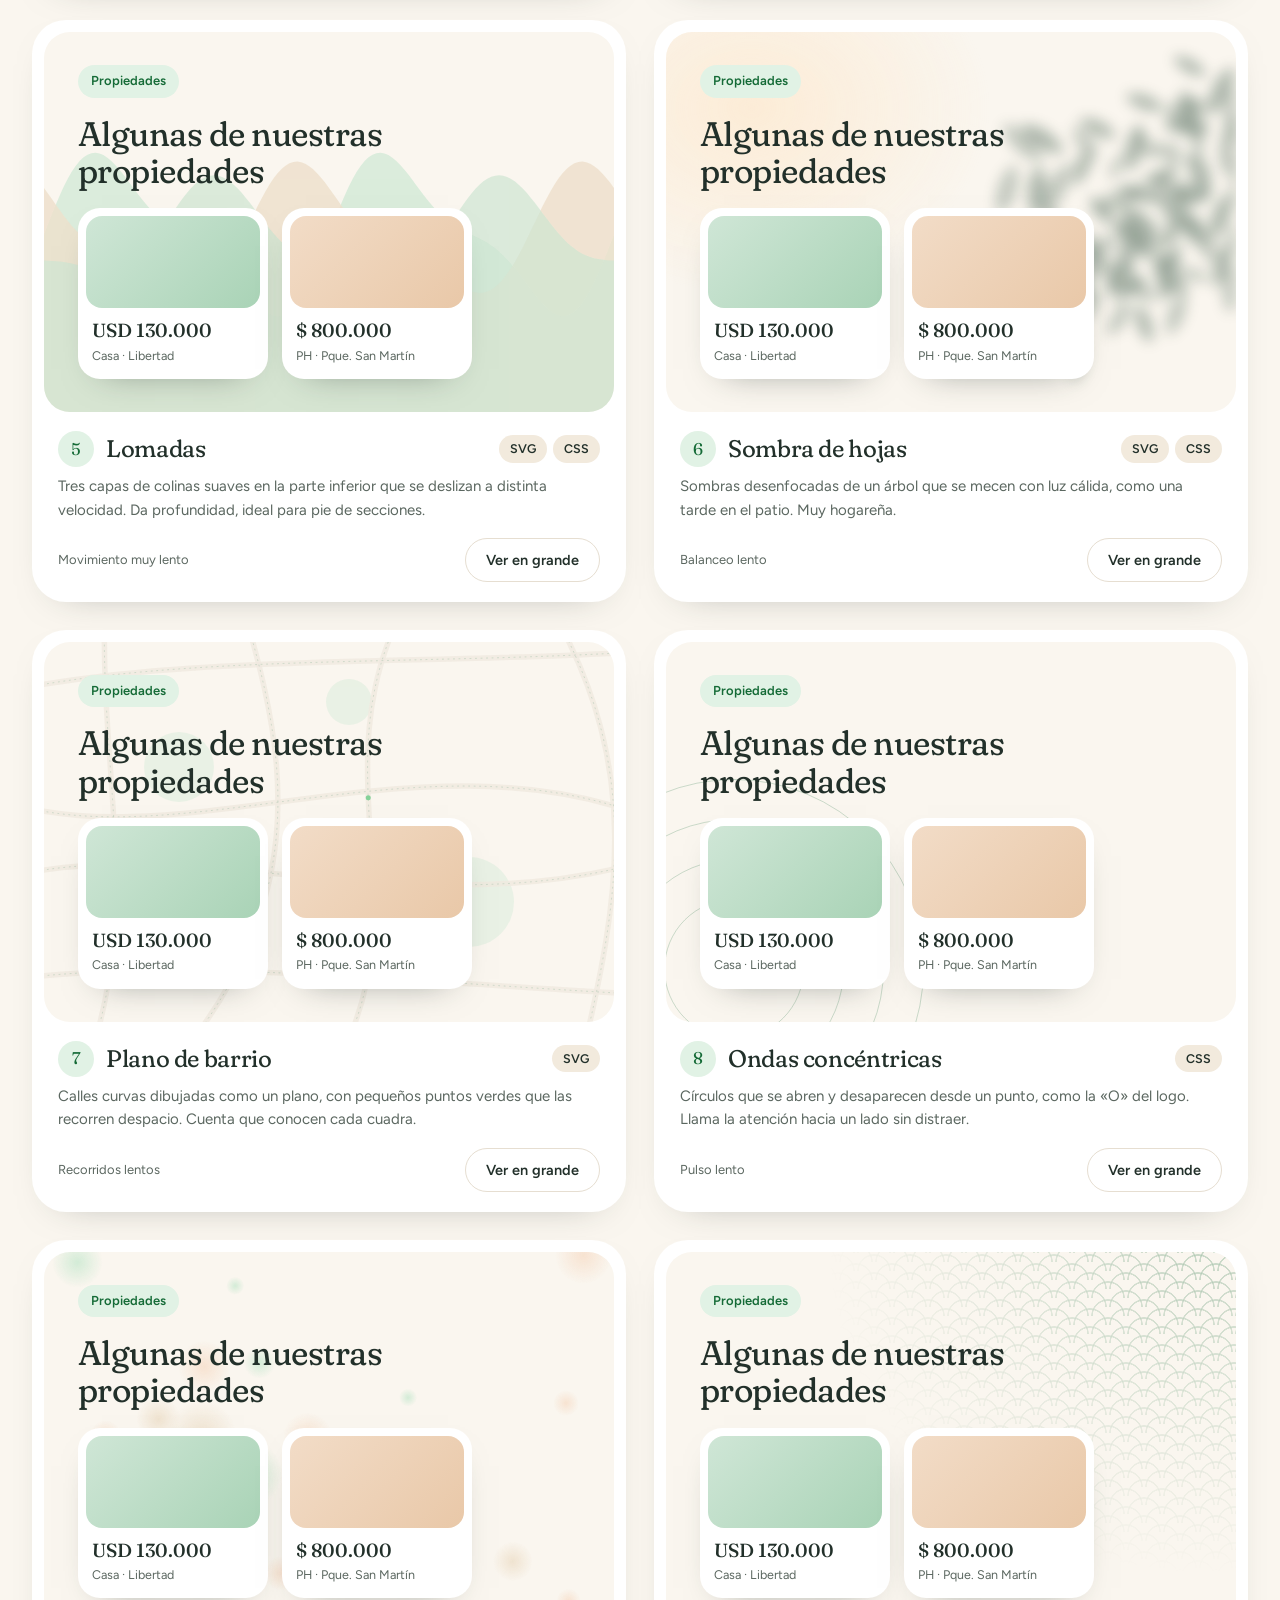
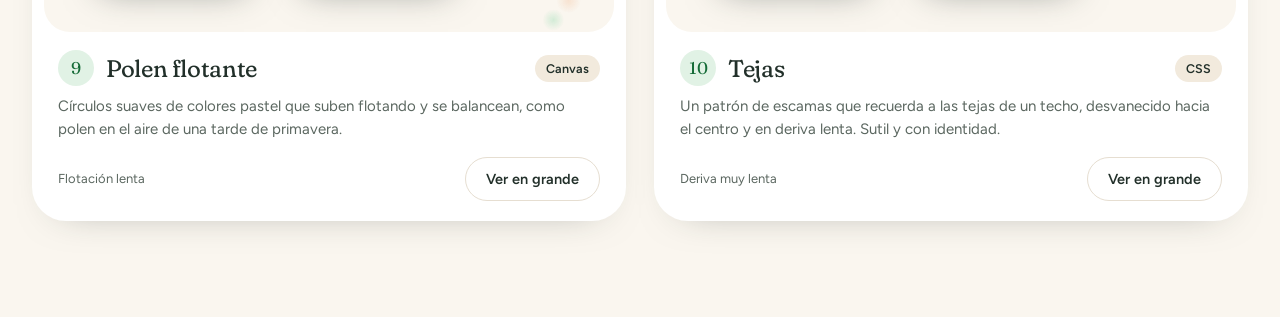
<file: propuestas/fondos-bertomeu.html>
<!doctype html>
<html lang="es">
<head>
<meta charset="utf-8">
<meta name="viewport" content="width=device-width, initial-scale=1">
<title>Fondos · Bertomeu Propiedades</title>
<link rel="preconnect" href="https://fonts.googleapis.com">
<link rel="stylesheet" href="https://fonts.googleapis.com/css2?family=Fraunces:ital,opsz,wght,SOFT@0,9..144,300..700,0..100;1,9..144,300..700,0..100&family=Figtree:wght@400..700&display=swap">
<style>
:root{
  --cream:#FAF6EF; --sand:#F2EADD; --mint:#E1F2E5; --mint-2:#CBE8D3; --peach:#F8E7DA;
  --ink:#22302A; --muted:#5B6760; --green:#10AD44; --green-deep:#156B37; --forest:#173B29;
  --line:#E6DED1; --k:1;
  --serif:'Fraunces',Georgia,serif; --sans:'Figtree',system-ui,sans-serif;
  --ease:cubic-bezier(.22,.8,.24,1);
}
*{box-sizing:border-box}
html,body{margin:0}
body{background:var(--cream);color:var(--ink);font-family:var(--sans);font-size:16px;line-height:1.55;-webkit-font-smoothing:antialiased}
.wrap{max-width:1320px;margin:0 auto;padding:0 32px}
h1,h2,h3{font-family:var(--serif);font-variation-settings:"SOFT" 100;font-weight:400;letter-spacing:-.015em;margin:0}
.it{font-style:italic;color:var(--green-deep)}
.muted{color:var(--muted)}

/* Encabezado */
.top{padding:56px 0 28px;display:flex;flex-direction:column;gap:14px}
.brand{font-family:var(--serif);font-variation-settings:"SOFT" 100;font-size:18px;display:flex;align-items:center;gap:10px}
.brand span{width:34px;height:34px;border-radius:999px;background:var(--forest);color:#8FD9A6;display:inline-flex;align-items:center;justify-content:center;font-size:15px}
.top h1{font-size:clamp(38px,5vw,64px);line-height:1.05}
.top p{margin:0;max-width:680px;font-size:18px;color:var(--muted)}

/* Barra de controles */
.controls{position:sticky;top:12px;z-index:20;margin:12px 0 28px}
.controls-in{display:flex;flex-wrap:wrap;align-items:center;gap:14px 24px;background:rgba(255,255,255,.9);backdrop-filter:blur(14px);-webkit-backdrop-filter:blur(14px);border-radius:999px;padding:10px 12px 10px 24px;box-shadow:0 16px 40px -26px rgba(34,48,42,.5)}
.ctrl{display:flex;align-items:center;gap:12px;font-size:14.5px;font-weight:600}
.ctrl input[type=range]{width:180px;accent-color:var(--green-deep)}
.ctrl output{font-weight:500;color:var(--muted);min-width:44px}
.pill-btn{min-height:44px;padding:0 20px;border-radius:999px;border:1.5px solid var(--line);background:#fff;color:var(--ink);font:600 14.5px var(--sans);cursor:pointer;transition:all .25s var(--ease)}
.pill-btn:hover{border-color:var(--green-deep)}
.pill-btn.on{background:var(--mint);border-color:var(--mint-2);color:var(--green-deep)}
.pill-btn.dark{background:var(--forest);border-color:var(--forest);color:#fff}
.spacer{flex:1}

/* Grilla de propuestas */
.grid{display:grid;grid-template-columns:repeat(2,minmax(0,1fr));gap:28px;padding-bottom:96px}
.tile{background:#fff;border-radius:34px;padding:12px;box-shadow:0 14px 40px -30px rgba(34,48,42,.5);display:flex;flex-direction:column}
.preview{position:relative;height:380px;border-radius:26px;overflow:hidden;background:var(--cream);isolation:isolate}
.bg-root{position:absolute;inset:0;z-index:0;pointer-events:none;opacity:calc(var(--base,.6) * var(--k))}
.bg-root canvas,.bg-root svg{position:absolute;inset:0;width:100%;height:100%;display:block}
.tile-info{padding:18px 14px 10px;display:flex;flex-direction:column;gap:8px}
.tile-head{display:flex;align-items:center;gap:12px;flex-wrap:wrap}
.num{width:36px;height:36px;border-radius:999px;background:var(--mint);color:var(--green-deep);display:inline-flex;align-items:center;justify-content:center;font-family:var(--serif);font-size:17px;flex:0 0 36px}
.tile-head h2{font-size:24px}
.tags{display:flex;gap:6px;margin-left:auto}
.tag{padding:4px 11px;border-radius:999px;background:var(--sand);font-size:12.5px;font-weight:600}
.tile-info p{margin:0;color:var(--muted);font-size:15px}
.tile-foot{display:flex;justify-content:space-between;align-items:center;gap:10px;padding:6px 14px 8px}
.weight{font-size:13px;color:var(--muted)}

/* Contenido de muestra dentro de cada vista */
.mock{position:relative;z-index:1;height:100%;padding:34px;display:flex;flex-direction:column;justify-content:center;gap:18px}
.mock .chip{align-self:flex-start;padding:6px 13px;border-radius:999px;background:var(--mint);color:var(--green-deep);font-size:13px;font-weight:600}
.mock h3{font-size:34px;line-height:1.1;max-width:420px}
.mock-cards{display:flex;gap:14px}
.mcard{width:190px;background:#fff;border-radius:22px;padding:8px;box-shadow:0 14px 34px -24px rgba(34,48,42,.55)}
.mimg{height:92px;border-radius:16px}
.mimg.a{background:linear-gradient(135deg,#CFE6D6,#A9D3B6)}
.mimg.b{background:linear-gradient(135deg,#F2DCC7,#E9C8A8)}
.mcard b{display:block;font-family:var(--serif);font-weight:500;font-size:19px;padding:8px 6px 0}
.mcard span{display:block;font-size:12.5px;color:var(--muted);padding:0 6px 6px}

/* Vista grande */
.overlay{position:fixed;inset:0;z-index:100;background:var(--cream);display:none;isolation:isolate;overflow:hidden}
.overlay.open{display:block}
.ov-content{position:relative;z-index:1;height:100%;display:flex;flex-direction:column;align-items:center;justify-content:center;text-align:center;gap:22px;padding:24px}
.ov-nav{position:absolute;top:18px;left:50%;transform:translateX(-50%);width:min(1200px,calc(100% - 32px));height:64px;border-radius:999px;background:rgba(255,255,255,.9);backdrop-filter:blur(14px);display:flex;align-items:center;justify-content:space-between;padding:0 10px 0 24px;box-shadow:0 16px 40px -26px rgba(34,48,42,.5);z-index:2}
.ov-nav nav{display:flex;gap:22px;font-size:14.5px;font-weight:500}
.ov-content h2{font-size:clamp(40px,5.4vw,76px);line-height:1.06;max-width:900px}
.ov-content p{margin:0;max-width:560px;font-size:18px;color:var(--muted)}
.ov-btns{display:flex;gap:10px;flex-wrap:wrap;justify-content:center}
.ov-cards{display:flex;gap:18px;margin-top:20px;flex-wrap:wrap;justify-content:center}
.ov-cards .mcard{width:240px;text-align:left}
.ov-cards .mimg{height:130px}
.ov-bar{position:absolute;left:50%;bottom:22px;transform:translateX(-50%);display:flex;align-items:center;gap:10px;background:#fff;border-radius:999px;padding:8px;box-shadow:0 16px 40px -26px rgba(34,48,42,.5);z-index:2}
.ov-bar strong{padding:0 14px;font-family:var(--serif);font-weight:500;font-size:17px;min-width:220px;text-align:center}
.round-btn{width:44px;height:44px;border-radius:999px;border:0;background:var(--cream);color:var(--ink);font-size:18px;cursor:pointer}
.round-btn:hover{background:var(--mint)}

body.paused *,body.paused *::before,body.paused *::after{animation-play-state:paused!important}

@media (max-width:980px){.grid{grid-template-columns:minmax(0,1fr)}}
@media (max-width:640px){
  .wrap{padding:0 16px}
  .controls-in{border-radius:26px}
  .preview{height:340px}
  .mock{padding:22px}
  .mock h3{font-size:27px}
  .mcard{width:150px}
  .ov-nav nav{display:none}
  .ov-bar strong{min-width:0;font-size:15px}
}
@media (prefers-reduced-motion:reduce){*{animation-duration:0s!important;animation-iteration-count:1!important}}

/* ===== Fondos con CSS ===== */
/* 2 · Manchas */
.blobs i{position:absolute;border-radius:999px;filter:blur(60px)}
.blobs i:nth-child(1){width:46%;height:70%;left:-8%;top:-12%;background:#BFE6CA;animation:dA 26s ease-in-out infinite}
.blobs i:nth-child(2){width:40%;height:60%;right:-6%;top:10%;background:#F6D9C2;animation:dB 32s ease-in-out infinite}
.blobs i:nth-child(3){width:38%;height:56%;left:30%;bottom:-24%;background:#EEDFC6;animation:dC 28s ease-in-out infinite}
.blobs i:nth-child(4){width:24%;height:36%;left:56%;top:-10%;background:#D3EEDB;animation:dA 36s ease-in-out infinite reverse}
@keyframes dA{0%,100%{transform:translate(0,0) scale(1)}50%{transform:translate(12%,10%) scale(1.12)}}
@keyframes dB{0%,100%{transform:translate(0,0) scale(1)}50%{transform:translate(-14%,8%) scale(.92)}}
@keyframes dC{0%,100%{transform:translate(0,0) scale(1)}50%{transform:translate(10%,-12%) scale(1.08)}}

/* 3 · Grano y luz */
.light{position:absolute;width:70%;height:120%;left:-10%;top:-20%;border-radius:999px;background:radial-gradient(closest-side,rgba(255,228,196,.95),rgba(255,228,196,0));animation:sun 22s ease-in-out infinite alternate}
.light.two{left:50%;top:20%;width:55%;height:90%;background:radial-gradient(closest-side,rgba(203,232,211,.9),rgba(203,232,211,0));animation-duration:28s;animation-direction:alternate-reverse}
@keyframes sun{from{transform:translate(0,0)}to{transform:translate(30%,12%)}}

/* 8 · Ondas concéntricas */
.rings{position:absolute;left:74%;top:38%;width:0;height:0}
.rings i{position:absolute;left:-500px;top:-500px;width:1000px;height:1000px;border-radius:50%;border:1.5px solid rgba(21,107,55,.5);opacity:0;animation:ring 15s linear infinite}
.rings i:nth-child(2){animation-delay:-2.5s}.rings i:nth-child(3){animation-delay:-5s}.rings i:nth-child(4){animation-delay:-7.5s}.rings i:nth-child(5){animation-delay:-10s}.rings i:nth-child(6){animation-delay:-12.5s}
@keyframes ring{0%{transform:scale(.06);opacity:0}12%{opacity:.9}100%{transform:scale(1.1);opacity:0}}
.rings-static{position:absolute;left:12%;top:86%;width:0;height:0}
.rings-static i{position:absolute;border-radius:50%;border:1.5px solid rgba(21,107,55,.35)}

/* 10 · Tejas */
.tiles-pat{position:absolute;inset:-80px;background-image:
  radial-gradient(circle at 50% 100%,transparent 15px,rgba(21,107,55,.55) 15.5px,rgba(21,107,55,.55) 16.5px,transparent 17px),
  radial-gradient(circle at 50% 100%,transparent 15px,rgba(21,107,55,.55) 15.5px,rgba(21,107,55,.55) 16.5px,transparent 17px);
  background-size:36px 18px;background-position:0 0,18px 9px;animation:tile 50s linear infinite;
  -webkit-mask-image:radial-gradient(ellipse 70% 80% at 85% 15%,#000 0%,rgba(0,0,0,.35) 45%,transparent 75%);mask-image:radial-gradient(ellipse 70% 80% at 85% 15%,#000 0%,rgba(0,0,0,.35) 45%,transparent 75%)}
@keyframes tile{to{background-position:72px 36px,90px 45px}}

/* 5 · Lomadas */
.hill{position:absolute;left:0;bottom:0;width:200%;height:46%}
.hill.h1{animation:slide 90s linear infinite}
.hill.h2{animation:slide 130s linear infinite;bottom:-6%}
.hill.h3{animation:slide 170s linear infinite reverse;bottom:-14%}
@keyframes slide{to{transform:translateX(-50%)}}

/* 6 · Sombras de hojas */
.leaves{position:absolute;inset:-10%;filter:blur(7px)}
.leaves g.a{transform-origin:100% 0;animation:sway 9s ease-in-out infinite}
.leaves g.b{transform-origin:100% 0;animation:sway 12s ease-in-out infinite reverse}
@keyframes sway{0%,100%{transform:rotate(-1.6deg)}50%{transform:rotate(1.8deg) translate(6px,4px)}}
.warm{position:absolute;inset:0;background:radial-gradient(ellipse 60% 70% at 15% 20%,rgba(255,226,190,.9),transparent 70%)}
</style>
</head>
<body>

<div class="wrap">
  <header class="top">
    <div class="brand"><span>B</span>Bertomeu Propiedades · Variante 2</div>
    <h1>Fondos para la web, <span class="it">10 propuestas</span></h1>
    <p>Texturas y animaciones suaves pensadas para acompañar el contenido sin competir con él. Cada vista tiene contenido de ejemplo encima. Tocá «Ver en grande» para probarla a pantalla completa.</p>
  </header>

  <div class="controls">
    <div class="controls-in">
      <label class="ctrl">Intensidad <input id="k" type="range" min="0.3" max="1.7" step="0.05" value="1"><output id="kOut">100%</output></label>
      <button class="pill-btn" id="pause" type="button" aria-pressed="false">Pausar animaciones</button>
      <span class="spacer"></span>
      <span class="muted" style="font-size:14px">Todas respetan «reducir movimiento» del sistema.</span>
    </div>
  </div>

  <main class="grid" id="grid"></main>
</div>

<div class="overlay" id="overlay" role="dialog" aria-modal="true" aria-label="Vista grande del fondo">
  <div class="bg-root" id="ovBg"></div>
  <div class="ov-nav">
    <span class="brand"><span>B</span>Bertomeu</span>
    <nav><span>Inicio</span><span>Nosotros</span><span>Propiedades</span><span>Tasaciones</span><span>Contacto</span></nav>
    <button class="pill-btn dark" type="button" style="min-height:44px">Tasar mi propiedad</button>
  </div>
  <div class="ov-content">
    <span class="mock-chip" style="padding:7px 15px;border-radius:999px;background:var(--mint);color:var(--green-deep);font-size:14px;font-weight:600">Hola</span>
    <h2>Somos <span class="it">Bertomeu Propiedades</span></h2>
    <p>Una inmobiliaria de Merlo. Desde hace más de diez años vendemos, alquilamos, tasamos y administramos propiedades en Zona Oeste.</p>
    <div class="ov-btns"><button class="pill-btn dark" type="button">Ver propiedades</button><button class="pill-btn" type="button">Escribinos</button></div>
    <div class="ov-cards">
      <div class="mcard"><div class="mimg a"></div><b>USD 130.000</b><span>Casa · Libertad</span></div>
      <div class="mcard"><div class="mimg b"></div><b>$ 800.000 / mes</b><span>PH · Parque San Martín</span></div>
      <div class="mcard"><div class="mimg a"></div><b>USD 115.000</b><span>Casa · San Antonio de Padua</span></div>
    </div>
  </div>
  <div class="ov-bar">
    <button class="round-btn" id="prev" type="button" aria-label="Fondo anterior">‹</button>
    <strong id="ovName"></strong>
    <button class="round-btn" id="next" type="button" aria-label="Fondo siguiente">›</button>
    <button class="round-btn" id="close" type="button" aria-label="Cerrar vista grande">×</button>
  </div>
</div>

<script>
(function(){
  const reduce = window.matchMedia && window.matchMedia('(prefers-reduced-motion: reduce)').matches;
  const state = { k: 1, paused: false };
  const SVGNS = 'http://www.w3.org/2000/svg';

  /* ---------- Utilidades ---------- */
  function rng(seed){ let s = seed >>> 0; return function(){ s = (s * 1664525 + 1013904223) >>> 0; return s / 4294967296; }; }
  const perm = (function(){ const r = rng(42); const p = Array.from({length:256}, (_, i) => i); for (let i = 255; i > 0; i--) { const j = Math.floor(r() * (i + 1)); [p[i], p[j]] = [p[j], p[i]]; } return p.concat(p); })();
  function h(x, y, z){ return perm[(perm[(perm[x & 255] + y) & 255] + z) & 255] / 255; }
  function sm(t){ return t * t * (3 - 2 * t); }
  function noise3(x, y, z){
    const xi = Math.floor(x), yi = Math.floor(y), zi = Math.floor(z);
    const xf = sm(x - xi), yf = sm(y - yi), zf = sm(z - zi);
    const l = (a, b, t) => a + (b - a) * t;
    const x00 = l(h(xi, yi, zi), h(xi + 1, yi, zi), xf), x10 = l(h(xi, yi + 1, zi), h(xi + 1, yi + 1, zi), xf);
    const x01 = l(h(xi, yi, zi + 1), h(xi + 1, yi, zi + 1), xf), x11 = l(h(xi, yi + 1, zi + 1), h(xi + 1, yi + 1, zi + 1), xf);
    return l(l(x00, x10, yf), l(x01, x11, yf), zf);
  }

  /* Corre un canvas solo cuando está visible, a ~30 fps */
  function canvasBg(root, draw, opts){
    opts = opts || {};
    const c = document.createElement('canvas'); root.appendChild(c);
    const ctx = c.getContext('2d');
    let w = 0, hgt = 0, dpr = 1, visible = false, raf = 0, last = 0, t = 0, data = null;
    function resize(){ dpr = Math.min(window.devicePixelRatio || 1, 2); w = c.clientWidth; hgt = c.clientHeight; c.width = Math.max(1, w * dpr); c.height = Math.max(1, hgt * dpr); ctx.setTransform(dpr, 0, 0, dpr, 0, 0); if (opts.init) data = opts.init(w, hgt); frame(true); }
    function frame(force){ ctx.clearRect(0, 0, w, hgt); draw(ctx, w, hgt, t, data); }
    function loop(now){ raf = requestAnimationFrame(loop); if (!visible || state.paused || reduce) return; if (now - last < 33) return; last = now; t += 1; frame(); }
    const ro = new ResizeObserver(resize); ro.observe(c);
    const io = new IntersectionObserver((es) => { visible = es[0].isIntersecting; }); io.observe(c);
    raf = requestAnimationFrame(loop);
    return () => { cancelAnimationFrame(raf); ro.disconnect(); io.disconnect(); };
  }
  function svgEl(tag, attrs, parent){ const e = document.createElementNS(SVGNS, tag); for (const k in attrs) e.setAttribute(k, attrs[k]); if (parent) parent.appendChild(e); return e; }

  /* ---------- Los 10 fondos ---------- */
  const BGS = [
    {
      name: 'Curvas de nivel', tags: ['Canvas'], base: .55, weight: 'Movimiento muy lento',
      desc: 'Líneas de un mapa topográfico que se deforman despacio, como si el terreno respirara. Habla de territorio y barrio sin ser literal.',
      make(root){
        return canvasBg(root, (ctx, w, hgt, t) => {
          const s = 12, cols = Math.ceil(w / s) + 1, rows = Math.ceil(hgt / s) + 1, z = t * 0.0035;
          const v = new Float32Array(cols * rows);
          for (let j = 0; j < rows; j++) for (let i = 0; i < cols; i++) v[j * cols + i] = noise3(i * s / 170, j * s / 170, z) * 0.75 + noise3(i * s / 70, j * s / 70, z + 9) * 0.25;
          ctx.strokeStyle = 'rgba(21,107,55,.42)'; ctx.lineWidth = 1;
          for (let L = 0.18; L < 0.84; L += 0.05) {
            ctx.beginPath();
            for (let j = 0; j < rows - 1; j++) for (let i = 0; i < cols - 1; i++) {
              const a = v[j * cols + i], b = v[j * cols + i + 1], c = v[(j + 1) * cols + i + 1], d = v[(j + 1) * cols + i];
              const idx = (a > L ? 8 : 0) | (b > L ? 4 : 0) | (c > L ? 2 : 0) | (d > L ? 1 : 0);
              if (idx === 0 || idx === 15) continue;
              const x0 = i * s, y0 = j * s, x1 = x0 + s, y1 = y0 + s;
              const T = [x0 + s * (L - a) / (b - a), y0], R = [x1, y0 + s * (L - b) / (c - b)], B = [x0 + s * (L - d) / (c - d), y1], Lf = [x0, y0 + s * (L - a) / (d - a)];
              const seg = (p, q) => { ctx.moveTo(p[0], p[1]); ctx.lineTo(q[0], q[1]); };
              switch (idx) {
                case 1: case 14: seg(Lf, B); break; case 2: case 13: seg(B, R); break; case 3: case 12: seg(Lf, R); break;
                case 4: case 11: seg(T, R); break; case 6: case 9: seg(T, B); break; case 7: case 8: seg(Lf, T); break;
                case 5: seg(Lf, T); seg(B, R); break; case 10: seg(T, R); seg(Lf, B); break;
              }
            }
            ctx.stroke();
          }
        });
      }
    },
    {
      name: 'Manchas de color', tags: ['CSS'], base: .7, weight: 'Movimiento lento',
      desc: 'Manchas difuminadas de menta, arena y durazno que se desplazan muy despacio. Es la más cálida y "sweetie" de todas.',
      make(root){ const d = document.createElement('div'); d.className = 'blobs'; d.style.cssText = 'position:absolute;inset:0'; d.innerHTML = '<i></i><i></i><i></i><i></i>'; root.appendChild(d); return () => {}; }
    },
    {
      name: 'Papel y luz de tarde', tags: ['SVG', 'CSS'], base: .7, weight: 'Movimiento muy lento',
      desc: 'Un grano de papel muy fino con dos manchas de luz que cruzan la página, como el sol entrando por una ventana.',
      make(root){
        root.insertAdjacentHTML('beforeend', '<span class="light"></span><span class="light two"></span>');
        const svg = svgEl('svg', { 'aria-hidden': 'true' }, root);
        const f = svgEl('filter', { id: 'grain' + Math.random().toString(36).slice(2), x: '0', y: '0' }, svgEl('defs', {}, svg));
        svgEl('feTurbulence', { type: 'fractalNoise', baseFrequency: '.85', numOctaves: '2', stitchTiles: 'stitch' }, f);
        svgEl('feColorMatrix', { values: '0 0 0 0 .13  0 0 0 0 .19  0 0 0 0 .16  0 0 0 .55 0' }, f);
        svgEl('rect', { width: '100%', height: '100%', filter: 'url(#' + f.id + ')', opacity: '.55' }, svg);
        return () => {};
      }
    },
    {
      name: 'Puntos que ondulan', tags: ['Canvas'], base: .6, weight: 'Movimiento lento',
      desc: 'Una trama de puntos pequeños que crecen y se achican en ondas suaves. Ordenada pero blanda; queda bien detrás de listados.',
      make(root){
        return canvasBg(root, (ctx, w, hgt, t) => {
          const sp = 24, tt = t * 0.035;
          ctx.fillStyle = 'rgba(21,107,55,.42)';
          for (let y = sp / 2; y < hgt; y += sp) for (let x = sp / 2; x < w; x += sp) {
            const v = Math.sin(x * 0.018 + tt) * Math.cos(y * 0.022 - tt * 0.8) + Math.sin((x + y) * 0.008 - tt * 0.5);
            const r = 0.7 + 1.2 * ((v + 2) / 4);
            ctx.beginPath(); ctx.arc(x, y, r, 0, Math.PI * 2); ctx.fill();
          }
        });
      }
    },
    {
      name: 'Lomadas', tags: ['SVG', 'CSS'], base: .75, weight: 'Movimiento muy lento',
      desc: 'Tres capas de colinas suaves en la parte inferior que se deslizan a distinta velocidad. Da profundidad, ideal para pie de secciones.',
      make(root){
        const layers = [['h1', '#CBE8D3', .9, 55, 0], ['h2', '#EAD9C0', .8, 45, 2], ['h3', '#BFE0C9', .7, 35, 4]];
        layers.forEach(([cls, col, op, amp, ph]) => {
          const svg = svgEl('svg', { class: 'hill ' + cls, viewBox: '0 0 2880 300', preserveAspectRatio: 'none', 'aria-hidden': 'true' }, root);
          let d = 'M0 300 L0 150';
          for (let x = 0; x <= 2880; x += 20) { const y = 160 - amp * Math.sin(x / 1440 * Math.PI * 2 + ph) - amp * 0.35 * Math.sin(x / 1440 * Math.PI * 4 + ph * 1.7); d += ' L' + x + ' ' + y.toFixed(1); }
          d += ' L2880 300 Z';
          svgEl('path', { d, fill: col, opacity: op }, svg);
        });
        return () => {};
      }
    },
    {
      name: 'Sombra de hojas', tags: ['SVG', 'CSS'], base: .55, weight: 'Balanceo lento',
      desc: 'Sombras desenfocadas de un árbol que se mecen con luz cálida, como una tarde en el patio. Muy hogareña.',
      make(root){
        root.insertAdjacentHTML('beforeend', '<span class="warm"></span>');
        const svg = svgEl('svg', { class: 'leaves', viewBox: '0 0 1200 760', preserveAspectRatio: 'xMaxYMin slice', 'aria-hidden': 'true' }, root);
        const r = rng(7);
        ['a', 'b'].forEach((g, gi) => {
          const grp = svgEl('g', { class: g, fill: '#173B29', opacity: gi ? .45 : .6 }, svg);
          for (let n = 0; n < 5; n++) {
            let x = 1240, y = 40 + n * 90 + gi * 40, ang = Math.PI * (0.78 + r() * 0.2);
            for (let k = 0; k < 9; k++) {
              x += Math.cos(ang) * 55; y += Math.sin(ang) * 55; ang += (r() - .5) * 0.5;
              const rot = (ang * 180 / Math.PI) + (k % 2 ? 50 : -50) + (r() - .5) * 30, sc = .7 + r() * .7;
              svgEl('path', { d: 'M0 0 C 22 -18 58 -18 80 0 C 58 18 22 18 0 0 Z', transform: 'translate(' + x.toFixed(1) + ' ' + y.toFixed(1) + ') rotate(' + rot.toFixed(1) + ') scale(' + sc.toFixed(2) + ')' }, grp);
            }
          }
        });
        return () => {};
      }
    },
    {
      name: 'Plano de barrio', tags: ['SVG'], base: .5, weight: 'Recorridos lentos',
      desc: 'Calles curvas dibujadas como un plano, con pequeños puntos verdes que las recorren despacio. Cuenta que conocen cada cuadra.',
      make(root){
        const svg = svgEl('svg', { viewBox: '0 0 1200 760', preserveAspectRatio: 'xMidYMid slice', 'aria-hidden': 'true' }, root);
        const r = rng(11), roads = [];
        for (let i = 0; i < 4; i++) { const y = 90 + i * 190 + r() * 50; roads.push('M -60 ' + y + ' C 300 ' + (y + (r() - .5) * 360) + ', 800 ' + (y + (r() - .5) * 360) + ', 1260 ' + (y + (r() - .5) * 200)); }
        for (let i = 0; i < 4; i++) { const x = 120 + i * 300 + r() * 80; roads.push('M ' + x + ' -60 C ' + (x + (r() - .5) * 420) + ' 260, ' + (x + (r() - .5) * 420) + ' 520, ' + (x + (r() - .5) * 260) + ' 820'); }
        [[300, 250, 70], [880, 520, 90], [640, 120, 46]].forEach(([cx, cy, rr]) => svgEl('circle', { cx, cy, r: rr, fill: '#CBE8D3', opacity: .7 }, svg));
        roads.forEach((d) => { svgEl('path', { d, fill: 'none', stroke: '#E6DED1', 'stroke-width': 11, 'stroke-linecap': 'round', opacity: .8 }, svg); });
        roads.forEach((d) => { svgEl('path', { d, fill: 'none', stroke: '#156B37', 'stroke-width': 1.2, 'stroke-dasharray': '2 9', 'stroke-linecap': 'round', opacity: .55 }, svg); });
        roads.forEach((d, i) => {
          if (i % 2) return;
          const c = svgEl('circle', { r: 5, fill: '#10AD44' }, svg);
          if (!reduce) { const am = svgEl('animateMotion', { dur: (38 + i * 6) + 's', repeatCount: 'indefinite', path: d, begin: (-i * 5) + 's' }, c); if (i % 4 === 0) am.setAttribute('keyPoints', '1;0'), am.setAttribute('keyTimes', '0;1'), am.setAttribute('calcMode', 'linear'); }
          else { c.setAttribute('cx', 200 + i * 80); c.setAttribute('cy', 300); }
        });
        return () => {};
      }
    },
    {
      name: 'Ondas concéntricas', tags: ['CSS'], base: .6, weight: 'Pulso lento',
      desc: 'Círculos que se abren y desaparecen desde un punto, como la «O» del logo. Llama la atención hacia un lado sin distraer.',
      make(root){
        root.insertAdjacentHTML('beforeend', '<div class="rings"><i></i><i></i><i></i><i></i><i></i><i></i></div><div class="rings-static">' + [140, 220, 300, 380].map((s) => '<i style="left:' + (-s / 2) + 'px;top:' + (-s / 2) + 'px;width:' + s + 'px;height:' + s + 'px"></i>').join('') + '</div>');
        return () => {};
      }
    },
    {
      name: 'Polen flotante', tags: ['Canvas'], base: .7, weight: 'Flotación lenta',
      desc: 'Círculos suaves de colores pastel que suben flotando y se balancean, como polen en el aire de una tarde de primavera.',
      make(root){
        const cols = ['203,232,211', '246,217,194', '234,217,192', '191,230,202'];
        return canvasBg(root, (ctx, w, hgt, t, ps) => {
          ps.forEach((p) => {
            p.y -= p.vy; p.x += Math.sin(t * 0.02 + p.ph) * 0.25;
            if (p.y < -p.r) { p.y = hgt + p.r; p.x = Math.random() * w; }
            const g = ctx.createRadialGradient(p.x, p.y, 0, p.x, p.y, p.r);
            g.addColorStop(0, 'rgba(' + p.c + ',.95)'); g.addColorStop(1, 'rgba(' + p.c + ',0)');
            ctx.fillStyle = g; ctx.beginPath(); ctx.arc(p.x, p.y, p.r, 0, Math.PI * 2); ctx.fill();
          });
        }, { init(w, hgt){ const r = rng(3), n = Math.round(w * hgt / 9000); return Array.from({ length: n }, () => ({ x: r() * w, y: r() * hgt, r: 8 + r() * 30, vy: .15 + r() * .35, ph: r() * 6.28, c: cols[Math.floor(r() * cols.length)] })); } });
      }
    },
    {
      name: 'Tejas', tags: ['CSS'], base: .4, weight: 'Deriva muy lenta',
      desc: 'Un patrón de escamas que recuerda a las tejas de un techo, desvanecido hacia el centro y en deriva lenta. Sutil y con identidad.',
      make(root){ const d = document.createElement('div'); d.className = 'tiles-pat'; root.appendChild(d); return () => {}; }
    }
  ];

  /* ---------- Construcción de la grilla ---------- */
  const grid = document.getElementById('grid');
  BGS.forEach((bg, i) => {
    const tile = document.createElement('article'); tile.className = 'tile';
    tile.innerHTML =
      '<div class="preview"><div class="bg-root" style="--base:' + bg.base + '"></div>' +
      '<div class="mock"><span class="chip">Propiedades</span><h3>Algunas de nuestras propiedades</h3>' +
      '<div class="mock-cards"><div class="mcard"><div class="mimg a"></div><b>USD 130.000</b><span>Casa · Libertad</span></div>' +
      '<div class="mcard"><div class="mimg b"></div><b>$ 800.000</b><span>PH · Pque. San Martín</span></div></div></div></div>' +
      '<div class="tile-info"><div class="tile-head"><span class="num">' + (i + 1) + '</span><h2>' + bg.name + '</h2><span class="tags">' + bg.tags.map((t) => '<span class="tag">' + t + '</span>').join('') + '</span></div><p>' + bg.desc + '</p></div>' +
      '<div class="tile-foot"><span class="weight">' + bg.weight + '</span><button class="pill-btn" type="button">Ver en grande</button></div>';
    grid.appendChild(tile);
    bg.make(tile.querySelector('.bg-root'));
    tile.querySelector('button').addEventListener('click', () => openOv(i));
  });

  /* ---------- Vista grande ---------- */
  const ov = document.getElementById('overlay'), ovBg = document.getElementById('ovBg'), ovName = document.getElementById('ovName');
  let cur = 0, cleanup = null;
  function show(i){
    if (cleanup) cleanup(); ovBg.innerHTML = '';
    cur = (i + BGS.length) % BGS.length;
    ovBg.style.setProperty('--base', BGS[cur].base);
    cleanup = BGS[cur].make(ovBg);
    ovName.textContent = (cur + 1) + ' · ' + BGS[cur].name;
  }
  function openOv(i){ ov.classList.add('open'); document.body.style.overflow = 'hidden'; show(i); document.getElementById('close').focus(); }
  function closeOv(){ ov.classList.remove('open'); document.body.style.overflow = ''; if (cleanup) cleanup(); cleanup = null; ovBg.innerHTML = ''; }
  document.getElementById('prev').addEventListener('click', () => show(cur - 1));
  document.getElementById('next').addEventListener('click', () => show(cur + 1));
  document.getElementById('close').addEventListener('click', closeOv);
  document.addEventListener('keydown', (e) => {
    if (!ov.classList.contains('open')) return;
    if (e.key === 'Escape') closeOv(); if (e.key === 'ArrowRight') show(cur + 1); if (e.key === 'ArrowLeft') show(cur - 1);
  });

  /* ---------- Controles ---------- */
  const k = document.getElementById('k'), kOut = document.getElementById('kOut');
  k.addEventListener('input', () => { state.k = Number(k.value); document.documentElement.style.setProperty('--k', k.value); kOut.textContent = Math.round(k.value * 100) + '%'; });
  const pause = document.getElementById('pause');
  pause.addEventListener('click', () => {
    state.paused = !state.paused; document.body.classList.toggle('paused', state.paused);
    pause.classList.toggle('on', state.paused); pause.setAttribute('aria-pressed', String(state.paused));
    pause.textContent = state.paused ? 'Reanudar animaciones' : 'Pausar animaciones';
    document.querySelectorAll('svg').forEach((s) => { try { state.paused ? s.pauseAnimations() : s.unpauseAnimations(); } catch (e) {} });
  });
})();
</script>
</body>
</html>
</file>
<file: css/base.css>
/* Bertomeu Propiedades — Variante 2 (suave) */
:root{
  --cream:#FAF6EF;
  --sand:#F2EADD;
  --sand-2:#E9DDCB;
  --mint:#E1F2E5;
  --mint-2:#CBE8D3;
  --peach:#F8E7DA;
  --white:#FFFFFF;
  --ink:#22302A;
  --ink-strong:#13261C;
  --muted:#5B6760;
  --green:#10AD44;
  --green-hover:#0F9C3E;
  --green-deep:#156B37;
  --forest:#173B29;
  --forest-2:#21492F;
  --line:#E6DED1;
  --line-strong:#D3C8B6;
  --on-forest:#C9D9CE;
  --serif:'Fraunces', Georgia, serif;
  --sans:'Figtree', system-ui, sans-serif;
  --r-sm:14px;
  --r:24px;
  --r-lg:36px;
  --shadow:0 18px 50px -26px rgba(34,48,42,.32);
  --shadow-lg:0 30px 80px -36px rgba(34,48,42,.45);
  --ease:cubic-bezier(.22,.8,.24,1);
}
*{box-sizing:border-box}
body{margin:0;background:var(--cream);color:var(--ink);font-family:var(--sans);-webkit-font-smoothing:antialiased}
img,video{display:block;max-width:100%}
a{color:var(--green-deep)} a:hover{color:var(--ink)}
button{font-family:inherit}

/* ---------- Layout ---------- */
.page{position:relative;min-height:100vh;background:var(--cream);color:var(--ink);font-family:var(--sans);font-size:16.5px;line-height:1.6;overflow-x:clip}
.container{width:100%;max-width:1296px;margin:0 auto;padding:0 40px}
.narrow{max-width:880px}
.section{padding:104px 0}
.section-sm{padding:72px 0}
.center{text-align:center;align-items:center}

/* ---------- Fondo general: manchas de color en movimiento ---------- */
.page{isolation:isolate}
.page::before,.page::after{content:"";position:fixed;inset:-15%;z-index:0;pointer-events:none}
.page::before{background:
  radial-gradient(32% 40% at 12% 18%,rgba(191,230,202,.75),rgba(191,230,202,0) 70%),
  radial-gradient(28% 36% at 88% 30%,rgba(246,217,194,.7),rgba(246,217,194,0) 70%);
  animation:pageDriftA 30s ease-in-out infinite}
.page::after{background:
  radial-gradient(30% 38% at 40% 88%,rgba(238,223,198,.75),rgba(238,223,198,0) 70%),
  radial-gradient(22% 30% at 70% 8%,rgba(211,238,219,.7),rgba(211,238,219,0) 70%);
  animation:pageDriftB 38s ease-in-out infinite}
@keyframes pageDriftA{0%,100%{transform:translate(0,0) scale(1)}50%{transform:translate(6%,5%) scale(1.08)}}
@keyframes pageDriftB{0%,100%{transform:translate(0,0) scale(1)}50%{transform:translate(-6%,-4%) scale(1.06)}}
.page > *{position:relative;z-index:1}
.page > .nav-wrap{position:sticky;z-index:60}

/* ---------- Texturas suaves ---------- */
.topo{position:relative;isolation:isolate}
.blob{position:absolute;border-radius:999px;filter:blur(70px);opacity:.55;pointer-events:none;z-index:-1}
.blob-mint{background:#BFE6CA}
.blob-peach{background:#F6D9C2}
.blob-sand{background:#EEDFC6}

/* ---------- Tipografía ---------- */
.serif{font-family:var(--serif);font-variation-settings:"SOFT" 100,"WONK" 0;font-optical-sizing:auto}
.h-hero{font-family:var(--serif);font-variation-settings:"SOFT" 100;font-weight:400;font-size:clamp(44px,5.6vw,80px);line-height:1.04;letter-spacing:-.02em;margin:0}
.h-xl{font-family:var(--serif);font-variation-settings:"SOFT" 100;font-weight:400;font-size:clamp(38px,4.4vw,62px);line-height:1.06;letter-spacing:-.02em;margin:0}
.h-l{font-family:var(--serif);font-variation-settings:"SOFT" 100;font-weight:400;font-size:clamp(32px,3.4vw,48px);line-height:1.1;letter-spacing:-.015em;margin:0}
.h-m{font-family:var(--serif);font-variation-settings:"SOFT" 100;font-weight:450;font-size:clamp(24px,2.3vw,32px);line-height:1.18;letter-spacing:-.01em;margin:0}
.h-s{font-family:var(--sans);font-weight:700;font-size:19px;line-height:1.3;margin:0}
.it{font-style:italic;color:var(--green-deep)}
.on-dark .it{color:#8FD9A6}
.lead{font-size:clamp(17.5px,1.4vw,20px);line-height:1.6;color:var(--muted);margin:0;max-width:620px}
.on-dark .lead{color:var(--on-forest)}
.muted{color:var(--muted)}
.small{font-size:14.5px}
.tag{display:inline-flex;align-items:center;gap:8px;padding:7px 14px;border-radius:999px;background:var(--mint);color:var(--green-deep);font-size:13.5px;font-weight:600}
.tag i{font-size:12px}
.tag-sand{background:var(--sand);color:var(--ink)}
.tag-white{background:#fff;color:var(--ink);box-shadow:var(--shadow)}
.on-dark .tag{background:rgba(255,255,255,.1);color:#B8E8C6}

/* ---------- Botones ---------- */
.btn{display:inline-flex;align-items:center;justify-content:center;gap:10px;min-height:52px;padding:0 26px;border-radius:999px;font-family:var(--sans);font-weight:600;font-size:15.5px;line-height:1;text-decoration:none;border:1.5px solid transparent;cursor:pointer;transition:background .3s var(--ease),color .3s var(--ease),border-color .3s var(--ease),transform .3s var(--ease),box-shadow .3s var(--ease);white-space:nowrap}
.btn:hover{transform:translateY(-2px)}
.btn i{font-size:14px}
.btn-primary{background:var(--green);color:var(--ink-strong);box-shadow:0 12px 26px -14px rgba(16,173,68,.8)}
.btn-primary:hover{background:var(--green-hover);color:var(--ink-strong)}
.btn-forest{background:var(--forest);color:#fff}
.btn-forest:hover{background:var(--forest-2);color:#fff}
.btn-soft{background:#fff;color:var(--ink);box-shadow:var(--shadow)}
.btn-soft:hover{color:var(--ink)}
.btn-line{background:transparent;color:var(--ink);border-color:var(--line-strong)}
.btn-line:hover{border-color:var(--ink);color:var(--ink)}
.btn-glass{background:rgba(255,255,255,.16);color:#fff;border-color:rgba(255,255,255,.4);backdrop-filter:blur(10px);-webkit-backdrop-filter:blur(10px)}
.btn-glass:hover{background:#fff;color:var(--ink);border-color:#fff}
.btn-sm{min-height:44px;padding:0 18px;font-size:14.5px}
.btn-block{width:100%}
.link{display:inline-flex;align-items:center;gap:8px;font-weight:600;color:var(--green-deep);text-decoration:none}
.link:hover{color:var(--ink)}
.link i{font-size:12px;transition:transform .3s var(--ease)}
.link:hover i{transform:translateX(4px)}
.icon-btn{width:44px;height:44px;border-radius:999px;display:inline-flex;align-items:center;justify-content:center;border:0;background:#fff;color:var(--ink);cursor:pointer;box-shadow:0 6px 18px -10px rgba(34,48,42,.4);text-decoration:none;transition:transform .25s var(--ease)}
.icon-btn:hover{transform:translateY(-2px);color:var(--ink)}
.circle-icon{width:56px;height:56px;border-radius:999px;display:flex;align-items:center;justify-content:center;background:#fff;color:var(--green-deep);font-size:21px;flex:0 0 56px}

/* ---------- Nav flotante ---------- */
.nav-wrap{position:sticky;top:0;height:0;z-index:60}
.nav{padding-top:14px;font-family:var(--sans);color:var(--ink)}
.nav-pill{height:72px;display:flex;align-items:center;justify-content:space-between;gap:20px;padding:0 12px 0 22px;background:rgba(255,255,255,.9);backdrop-filter:saturate(1.3) blur(16px);-webkit-backdrop-filter:saturate(1.3) blur(16px);border-radius:999px;box-shadow:0 16px 40px -24px rgba(34,48,42,.45)}
.nav-logo img{height:42px;width:auto}
.nav-links{display:flex;align-items:center;gap:2px;list-style:none;margin:0;padding:0}
.nav-link{display:inline-flex;align-items:center;gap:6px;height:44px;padding:0 16px;border-radius:999px;font-size:15px;font-weight:500;color:var(--ink);text-decoration:none;transition:background .25s var(--ease)}
.nav-link:hover{background:var(--cream);color:var(--ink)}
.nav-link.is-active{background:var(--mint);color:var(--green-deep)}
.nav-link .fa-chevron-down{font-size:10px;transition:transform .3s var(--ease)}
.nav-item{position:relative}
.nav-item:hover .fa-chevron-down,.nav-item:focus-within .fa-chevron-down{transform:rotate(180deg)}
.dropdown{position:absolute;top:100%;left:50%;width:400px;padding-top:14px;opacity:0;visibility:hidden;transform:translate(-50%,8px);transition:opacity .25s var(--ease),transform .25s var(--ease),visibility .25s}
.nav-item:hover .dropdown,.nav-item:focus-within .dropdown{opacity:1;visibility:visible;transform:translate(-50%,0)}
.dropdown-panel{background:#fff;border-radius:26px;box-shadow:var(--shadow-lg);padding:10px;display:flex;flex-direction:column;gap:4px}
.dd-item{display:flex;align-items:center;gap:14px;padding:12px;border-radius:18px;text-decoration:none;color:var(--ink);transition:background .2s}
.dd-item:hover{background:var(--cream);color:var(--ink)}
.dd-icon{width:48px;height:48px;flex:0 0 48px;border-radius:999px;display:flex;align-items:center;justify-content:center;background:var(--mint);color:var(--green-deep);font-size:17px}
.dd-item.sand .dd-icon{background:var(--sand);color:var(--ink)}
.dd-title{font-weight:700;font-size:15px;display:block}
.dd-desc{font-size:13.5px;color:var(--muted);display:block;line-height:1.4}
.dd-foot{display:flex;justify-content:center;padding:10px 0 6px}
.nav-actions{display:flex;align-items:center;gap:8px}
.nav-burger{display:none}
.nav-mobile{display:none;margin-top:10px;background:#fff;border-radius:28px;box-shadow:var(--shadow-lg);padding:12px 20px 20px}
.nav-mobile a{display:flex;justify-content:space-between;align-items:center;padding:14px 4px;border-bottom:1px solid var(--line);color:var(--ink);text-decoration:none;font-weight:500}
.nav-mobile .sub{padding-left:20px;color:var(--muted);font-weight:400}

/* ---------- Encabezado de páginas internas ---------- */
.page-head{padding:150px 0 64px;position:relative;isolation:isolate;overflow:hidden}
.crumbs{display:flex;flex-wrap:wrap;align-items:center;gap:10px;font-size:14px;color:var(--muted)}
.crumbs a{color:var(--muted);text-decoration:none}
.crumbs a:hover{color:var(--ink)}
.crumbs i{font-size:9px}

/* ---------- Tarjetas de propiedad ---------- */
.pgrid{display:grid;grid-template-columns:repeat(3,minmax(0,1fr));gap:26px}
.pcard{position:relative;display:flex;flex-direction:column;background:#fff;border-radius:var(--r);padding:10px;text-decoration:none;color:var(--ink);box-shadow:0 10px 30px -24px rgba(34,48,42,.5);transition:transform .4s var(--ease),box-shadow .4s var(--ease)}
.pcard:hover{transform:translateY(-6px);box-shadow:var(--shadow-lg);color:var(--ink)}
.pcard > a{display:flex;flex-direction:column;flex:1;color:inherit;text-decoration:none}
.pcard-media{position:relative;aspect-ratio:5/4;overflow:hidden;border-radius:18px;background:var(--sand)}
.pcard-media img{width:100%;height:100%;object-fit:cover;transition:transform 1s var(--ease)}
.pcard:hover .pcard-media img{transform:scale(1.05)}
.badge{position:absolute;top:12px;left:12px;display:inline-flex;align-items:center;gap:6px;height:30px;padding:0 13px;border-radius:999px;font-size:12.5px;font-weight:700}
.badge-venta{background:#fff;color:var(--ink)}
.badge-alquiler{background:var(--green);color:var(--ink-strong)}
.fav{position:absolute;top:20px;right:20px;width:42px;height:42px;border-radius:999px;border:0;background:rgba(255,255,255,.95);color:var(--ink);display:flex;align-items:center;justify-content:center;cursor:pointer;z-index:3;transition:transform .2s}
.fav:hover{transform:scale(1.08)}
.fav.is-on{color:#D9534F}
.pcard-body{padding:16px 12px 12px;display:flex;flex-direction:column;gap:6px;flex:1}
.price{font-family:var(--serif);font-variation-settings:"SOFT" 100;font-weight:500;font-size:26px;line-height:1.1;letter-spacing:-.01em}
.price small{font-family:var(--sans);font-size:13px;font-weight:600;color:var(--muted);margin-right:4px;letter-spacing:0}
.ptype{font-size:13px;font-weight:600;color:var(--green-deep)}
.ptitle{font-weight:600;font-size:16.5px;line-height:1.35;margin:0}
.paddr{display:flex;align-items:center;gap:8px;font-size:14px;color:var(--muted)}
.paddr i{color:var(--green-deep);font-size:12.5px}
.pspecs{display:flex;flex-wrap:wrap;gap:8px;margin-top:auto;padding-top:12px}
.pspecs span{display:inline-flex;align-items:center;gap:7px;padding:6px 11px;border-radius:999px;background:var(--cream);font-size:13px}
.pspecs i{color:var(--muted);font-size:12px}

/* ---------- Formularios ---------- */
.field{display:flex;flex-direction:column;gap:8px}
.label{font-size:14px;font-weight:600;color:var(--ink)}
.label .opt{font-weight:400;color:var(--muted)}
.input,.select,.textarea{width:100%;min-height:54px;padding:0 20px;border:1.5px solid var(--line);border-radius:18px;background:#fff;font-family:var(--sans);font-size:15.5px;color:var(--ink);transition:border-color .2s,box-shadow .2s;outline:none;appearance:none;-webkit-appearance:none}
.textarea{padding:16px 20px;min-height:140px;resize:vertical;line-height:1.55}
.select{background-image:linear-gradient(45deg,transparent 50%,var(--ink) 50%),linear-gradient(135deg,var(--ink) 50%,transparent 50%);background-position:calc(100% - 24px) 24px,calc(100% - 19px) 24px;background-size:5px 5px;background-repeat:no-repeat;padding-right:44px;cursor:pointer}
.input:focus,.select:focus,.textarea:focus{border-color:var(--green-deep);box-shadow:0 0 0 5px rgba(16,173,68,.15)}
.input::placeholder,.textarea::placeholder{color:#8A938D}
.input-icon{position:relative;display:block}
.input-icon > i{position:absolute;left:20px;top:50%;transform:translateY(-50%);color:var(--muted);font-size:14px;pointer-events:none}
.input-icon .input{padding-left:48px}
.chips{display:flex;flex-wrap:wrap;gap:8px}
.chip{display:inline-flex;align-items:center;gap:8px;min-height:42px;padding:0 17px;border-radius:999px;border:1.5px solid var(--line);background:#fff;color:var(--ink);font-size:14.5px;font-weight:500;cursor:pointer;transition:all .25s var(--ease)}
.chip:hover{border-color:var(--green-deep)}
.chip.is-on{background:var(--mint);border-color:var(--mint-2);color:var(--green-deep);font-weight:600}
.chip-x{background:var(--sand);border-color:transparent;min-height:36px;padding:0 14px;font-size:13.5px}
.seg{display:inline-flex;padding:5px;background:var(--sand);border-radius:999px;gap:2px}
.seg button{min-height:42px;padding:0 20px;border:0;border-radius:999px;background:transparent;color:var(--muted);font-weight:600;font-size:14.5px;cursor:pointer;transition:all .3s var(--ease)}
.seg button:hover{color:var(--ink)}
.seg button.is-on{background:#fff;color:var(--ink);box-shadow:0 6px 16px -8px rgba(34,48,42,.4)}
.check{display:flex;align-items:center;gap:12px;font-size:15px;cursor:pointer;min-height:38px}
.check input{width:20px;height:20px;accent-color:var(--green-deep);margin:0}
.pill-row{display:grid;grid-template-columns:repeat(5,minmax(0,1fr));gap:6px}
.pill{min-height:44px;border:1.5px solid var(--line);border-radius:999px;background:#fff;font-weight:600;font-size:14px;cursor:pointer;color:var(--ink);transition:all .2s}
.pill:hover{border-color:var(--green-deep)}
.pill.is-on{background:var(--green);border-color:var(--green);color:var(--ink-strong)}

/* ---------- Bloques ---------- */
.card{background:#fff;border-radius:var(--r);box-shadow:0 10px 30px -24px rgba(34,48,42,.5)}
.panel{border-radius:var(--r-lg);overflow:hidden;position:relative;isolation:isolate}
.panel-forest{background:var(--forest);color:#fff}
.panel-mint{background:var(--mint)}
.panel-sand{background:var(--sand)}
.on-dark{color:#fff}
.rule{height:1px;background:var(--line);border:0;margin:0}
.round-img{border-radius:var(--r-lg);overflow:hidden}
.round-img img{width:100%;height:100%;object-fit:cover}
.blobby{border-radius:58% 42% 50% 50% / 46% 52% 48% 54%;overflow:hidden}
.ph-img{position:relative;display:flex;align-items:flex-end;justify-content:center;padding:16px;background:var(--sand);color:var(--muted);font-size:13px;border-radius:var(--r);overflow:hidden}

/* ---------- Footer ---------- */
.footer{background:var(--forest);color:#fff;font-family:var(--sans);border-radius:44px 44px 0 0;position:relative;isolation:isolate;overflow:hidden}
.footer::before,.footer::after{content:"";position:absolute;inset:-20%;z-index:-1;pointer-events:none}
.footer::before{background:
  radial-gradient(30% 42% at 10% 12%,rgba(16,173,68,.32),rgba(16,173,68,0) 70%),
  radial-gradient(26% 38% at 92% 80%,rgba(143,217,166,.22),rgba(143,217,166,0) 70%);
  animation:pageDriftA 34s ease-in-out infinite}
.footer::after{background:
  radial-gradient(24% 34% at 70% 6%,rgba(246,217,194,.14),rgba(246,217,194,0) 70%),
  radial-gradient(28% 36% at 30% 96%,rgba(45,107,69,.55),rgba(45,107,69,0) 70%);
  animation:pageDriftB 42s ease-in-out infinite}

/* ---------- Barra de scroll personalizada ---------- */
html{scrollbar-width:thin;scrollbar-color:#9FD3AE #F2EADD}
::-webkit-scrollbar{width:12px;height:12px}
::-webkit-scrollbar-track{background:#F2EADD}
::-webkit-scrollbar-thumb{background:linear-gradient(180deg,#B9E2C4,#86C99A);border-radius:999px;border:3px solid #F2EADD}
::-webkit-scrollbar-thumb:hover{background:linear-gradient(180deg,#10AD44,#156B37)}
::-webkit-scrollbar-corner{background:#F2EADD}
.filters::-webkit-scrollbar,.combo-list::-webkit-scrollbar{width:8px}
.filters::-webkit-scrollbar-track,.combo-list::-webkit-scrollbar-track{background:transparent}
.filters::-webkit-scrollbar-thumb,.combo-list::-webkit-scrollbar-thumb{border:2px solid #fff;background:#CBE8D3}
.filters,.combo-list{scrollbar-color:#CBE8D3 transparent}
::selection{background:#CBE8D3;color:#13261C}
.footer a{color:var(--on-forest);text-decoration:none}
.footer a:hover{color:#fff}
.footer-top{display:flex;flex-wrap:wrap;align-items:center;justify-content:space-between;gap:32px;padding:80px 0 56px;border-bottom:1px solid rgba(255,255,255,.12)}
.footer-cols{display:grid;grid-template-columns:1.5fr 1fr 1fr 1.3fr;gap:44px;padding:56px 0}
.footer-h{font-size:14px;font-weight:700;color:#fff;margin:0 0 16px}
.footer-list{list-style:none;margin:0;padding:0;display:flex;flex-direction:column;gap:11px;font-size:15px}
.footer-contact{display:flex;gap:12px;align-items:flex-start}
.footer-contact i{color:#8FD9A6;width:16px;margin-top:5px;font-size:14px}
.social{width:44px;height:44px;border-radius:999px;background:rgba(255,255,255,.1);display:inline-flex;align-items:center;justify-content:center;font-size:16px;transition:all .25s}
.footer .social:hover{background:var(--green);color:var(--ink-strong)}
.footer-bottom{display:flex;flex-wrap:wrap;justify-content:space-between;gap:16px;padding:24px 0 36px;border-top:1px solid rgba(255,255,255,.12);font-size:13.5px;color:var(--on-forest)}
.assoc{display:flex;flex-wrap:wrap;align-items:center;gap:10px}
.assoc-chip{height:54px;padding:0 18px;border-radius:999px;background:#fff;display:inline-flex;align-items:center;gap:10px;color:var(--ink);font-size:13px;font-weight:700}
.assoc-chip img{height:34px;width:auto}

/* ---------- Animación ---------- */
@keyframes rise{from{opacity:0;transform:translateY(18px)}to{opacity:1;transform:none}}
@keyframes fadein{from{opacity:0}to{opacity:1}}
@keyframes blink{50%{opacity:0}}
@keyframes drift{0%,100%{transform:translate(0,0) scale(1)}50%{transform:translate(30px,-20px) scale(1.06)}}
@keyframes bob{0%,100%{transform:translateY(0)}50%{transform:translateY(6px)}}
@keyframes floaty{0%,100%{transform:translateY(0)}50%{transform:translateY(-8px)}}
.rise{animation:rise 1s var(--ease) both}
.d1{animation-delay:.1s}.d2{animation-delay:.2s}.d3{animation-delay:.3s}.d4{animation-delay:.4s}.d5{animation-delay:.5s}
.drift{animation:drift 14s ease-in-out infinite}
.bob{animation:bob 2.2s ease-in-out infinite}
.floaty{animation:floaty 6s ease-in-out infinite}
.caret{display:inline-block;width:3px;height:.9em;margin-left:4px;background:currentColor;border-radius:3px;vertical-align:-.08em;animation:blink 1s steps(1) infinite}
@media (prefers-reduced-motion:reduce){
  .rise,.drift,.bob,.floaty,.caret,.page::before,.page::after,.footer::before,.footer::after{animation:none}
  .pcard,.pcard-media img,.btn{transition:none}
}

/* ---------- Responsive ---------- */
@media (max-width:1100px){
  .pgrid{grid-template-columns:repeat(2,minmax(0,1fr))}
  .footer-cols{grid-template-columns:1fr 1fr}
  .nav-links,.nav-phone{display:none}
  .nav-burger{display:inline-flex}
  .nav-mobile.is-open{display:block}
}
@media (max-width:720px){
  .container{padding:0 16px}
  .section{padding:72px 0}
  .pgrid{grid-template-columns:minmax(0,1fr)}
  .footer-cols{grid-template-columns:1fr}
  .nav-pill{height:62px;padding:0 8px 0 16px}
  .nav-logo img{height:34px}
  .nav-cta{display:none}
  .page-head{padding:120px 0 44px}
  .footer{border-radius:32px 32px 0 0}
}

/* ---------- Agregados del sitio ---------- */
.skip-link{position:absolute;left:16px;top:-60px;z-index:200;background:var(--forest);color:#fff;padding:12px 18px;border-radius:999px;text-decoration:none;font-weight:600;transition:top .2s}
.skip-link:focus{top:16px;color:#fff}
:focus-visible{outline:3px solid rgba(16,173,68,.55);outline-offset:3px;border-radius:12px}
.is-hidden{visibility:hidden}
.sr-only{position:absolute;width:1px;height:1px;padding:0;margin:-1px;overflow:hidden;clip:rect(0,0,0,0);border:0}
.wa-float{position:fixed;right:22px;bottom:22px;z-index:70;width:60px;height:60px;border-radius:999px;background:var(--green);color:var(--ink-strong);display:flex;align-items:center;justify-content:center;font-size:28px;text-decoration:none;box-shadow:0 18px 40px -16px rgba(16,173,68,.9);transition:transform .3s var(--ease)}
.wa-float:hover{transform:translateY(-3px) scale(1.04);color:var(--ink-strong)}
[data-reveal]{opacity:0;transform:translateY(22px);transition:opacity .9s var(--ease),transform .9s var(--ease)}
[data-reveal].is-in{opacity:1;transform:none}
.loading-note{padding:40px;text-align:center;color:var(--muted)}
@media (prefers-reduced-motion:reduce){[data-reveal]{opacity:1;transform:none;transition:none}}
[hidden]{display:none !important}
</file>
<file: css/inicio.css>
/* Inicio */
.hero-v{padding:12px 12px 0}
.hero-frame{position:relative;height:min(880px,calc(100vh - 24px));min-height:620px;border-radius:40px;overflow:hidden;display:flex;align-items:center;justify-content:center;text-align:center;color:#fff;background:#173B29;isolation:isolate}
.hero-frame video{position:absolute;inset:0;width:100%;height:100%;object-fit:cover;z-index:-2}
.hero-shade{position:absolute;inset:0;z-index:-1;background:linear-gradient(180deg,rgba(19,38,28,.42) 0%,rgba(19,38,28,.28) 45%,rgba(19,38,28,.62) 100%)}
.hero-content{display:flex;flex-direction:column;align-items:center;gap:30px;padding:120px 24px 40px;max-width:980px}
.hero-logo{height:150px;width:auto;filter:drop-shadow(0 12px 30px rgba(0,0,0,.25))}
.hero-type{font-family:var(--serif);font-variation-settings:"SOFT" 100;font-weight:400;font-size:clamp(34px,4.4vw,62px);line-height:1.12;letter-spacing:-.015em;margin:0;text-shadow:0 2px 24px rgba(0,0,0,.25)}
.hero-type .typed{display:inline-block;min-height:1.12em;font-style:italic;color:#C4F0D1}
.hero-sub{margin:0;font-size:17px;color:rgba(255,255,255,.88)}
.hero-ctas{display:flex;flex-wrap:wrap;justify-content:center;gap:12px;margin-top:6px}
.hero-scroll{position:absolute;left:50%;bottom:28px;transform:translateX(-50%);display:flex;flex-direction:column;align-items:center;gap:6px;color:rgba(255,255,255,.85);font-size:13px;text-decoration:none}
.hero-scroll:hover{color:#fff}
.hero-place{position:absolute;left:28px;bottom:28px;display:inline-flex;align-items:center;gap:8px;padding:9px 16px;border-radius:999px;background:rgba(255,255,255,.16);backdrop-filter:blur(10px);-webkit-backdrop-filter:blur(10px);color:#fff;font-size:13.5px;font-weight:500}
.video-toggle{position:absolute;right:28px;bottom:28px;width:44px;height:44px;border-radius:999px;border:1px solid rgba(255,255,255,.4);background:rgba(255,255,255,.16);backdrop-filter:blur(10px);color:#fff;cursor:pointer}

.search{position:relative;z-index:5;margin:-64px auto 0;max-width:1060px;background:#fff;border-radius:34px;padding:22px;box-shadow:0 40px 80px -40px rgba(34,48,42,.45)}
.search-row{display:grid;grid-template-columns:repeat(3,minmax(0,1fr)) auto;gap:12px;align-items:end;margin-top:16px}

.intro-grid{display:grid;grid-template-columns:minmax(0,1fr) minmax(0,1fr);gap:72px;align-items:center}
.intro-art{position:relative;height:540px}
.intro-a{position:absolute;right:0;top:0;width:72%;height:440px}
.intro-b{position:absolute;left:0;bottom:0;width:46%;height:260px;border:8px solid var(--cream)}
.sticker{position:absolute;left:12%;top:40px;width:128px;height:128px;border-radius:999px;background:var(--mint);color:var(--green-deep);display:flex;flex-direction:column;align-items:center;justify-content:center;text-align:center;font-family:var(--serif);font-variation-settings:"SOFT" 100;font-size:17px;line-height:1.15;box-shadow:0 18px 40px -22px rgba(34,48,42,.5);z-index:2}
.sticker strong{font-size:34px;font-weight:500}

.svc-grid{display:grid;grid-template-columns:repeat(4,minmax(0,1fr));gap:18px}
.svc{display:flex;flex-direction:column;gap:16px;padding:30px 26px 28px;border-radius:32px;text-decoration:none;color:var(--ink);min-height:340px;transition:transform .4s var(--ease)}
.svc:hover{transform:translateY(-6px);color:var(--ink)}
.svc p{margin:0;color:#4E5A53;font-size:15.5px;line-height:1.6}
.svc .link{margin-top:auto}

.steps{display:flex;flex-direction:column;gap:12px}
.step{display:grid;grid-template-columns:56px minmax(0,1fr);gap:20px;align-items:start;padding:22px 24px;border-radius:26px;background:rgba(255,255,255,.07)}
.step-n{width:56px;height:56px;border-radius:999px;background:var(--mint);color:var(--green-deep);display:flex;align-items:center;justify-content:center;font-family:var(--serif);font-size:24px;font-weight:500}
.step p{margin:6px 0 0;color:var(--on-forest);font-size:15.5px}

.cta-grid{display:grid;grid-template-columns:minmax(0,1.1fr) minmax(0,.9fr);gap:40px;align-items:center;padding:64px}

.zone-cloud{display:flex;flex-wrap:wrap;justify-content:center;gap:10px;max-width:880px}
.zone-cloud a{display:inline-flex;align-items:center;gap:8px;padding:12px 20px;border-radius:999px;background:#fff;color:var(--ink);text-decoration:none;font-weight:500;box-shadow:0 8px 22px -16px rgba(34,48,42,.5);transition:all .3s var(--ease)}
.zone-cloud a:hover{background:var(--mint);color:var(--green-deep);transform:translateY(-3px)}
.zone-cloud a i{color:var(--green-deep);font-size:13px}
.zone-photos{display:grid;grid-template-columns:1.2fr 1fr 1fr;gap:16px;width:100%}
.zone-photos figure{margin:0;position:relative;height:300px;border-radius:30px;overflow:hidden}
.zone-photos img{width:100%;height:100%;object-fit:cover;transition:transform 1s var(--ease)}
.zone-photos figure:hover img{transform:scale(1.05)}
.zone-photos figcaption{position:absolute;left:14px;bottom:14px;background:#fff;color:var(--ink);font-size:13px;font-weight:600;padding:7px 14px;border-radius:999px}

/* Reseñas */
.g-summary{display:flex;align-items:center;gap:14px;background:#fff;border-radius:999px;padding:10px 10px 10px 12px;box-shadow:0 10px 30px -22px rgba(34,48,42,.5)}
.g-logo{width:44px;height:44px;border-radius:999px;background:var(--cream);display:flex;align-items:center;justify-content:center;font-size:19px;color:#4285F4}
.g-score{font-family:var(--serif);font-size:24px;font-weight:500;line-height:1}
.g-stars{display:inline-flex;gap:2px;color:#F2B230;font-size:14px}
.rv-viewport{--per:3;overflow:hidden;margin:-20px -10px;padding:20px 10px}
.rv-track{display:flex;gap:20px;transition:transform .7s var(--ease)}
.rv-card{flex:0 0 calc((100% - (var(--per) - 1) * 20px) / var(--per));min-width:0;background:#fff;border-radius:30px;padding:28px 26px 24px;display:flex;flex-direction:column;gap:14px;box-shadow:0 14px 40px -30px rgba(34,48,42,.55)}
.rv-text{margin:0;font-size:16px;line-height:1.65;color:#3F4B44;display:-webkit-box;-webkit-line-clamp:6;-webkit-box-orient:vertical;overflow:hidden}
.rv-text.open{display:block;-webkit-line-clamp:unset}
.rv-more{align-self:flex-start;background:none;border:0;padding:4px 0;font:600 14px var(--sans);color:var(--green-deep);cursor:pointer}
.rv-who{display:flex;align-items:center;gap:12px;margin-top:auto;padding-top:16px;border-top:1px dashed var(--line)}
.rv-who img{width:46px;height:46px;border-radius:999px;object-fit:cover;flex:0 0 46px;background:var(--sand)}
.rv-who strong{display:block;font-size:15.5px}
.rv-controls{display:flex;justify-content:center;align-items:center;gap:16px}
.rv-dots{display:flex;gap:6px}
.rv-dot{width:10px;height:10px;border-radius:999px;border:0;padding:0;background:var(--line);cursor:pointer;transition:all .3s var(--ease)}
.rv-dot.is-on{width:28px;background:var(--green)}

@media (max-width:1100px){
  .rv-viewport{--per:2}
  .intro-grid{grid-template-columns:minmax(0,1fr)}
  .svc-grid{grid-template-columns:repeat(2,minmax(0,1fr))}
  .cta-grid{grid-template-columns:minmax(0,1fr);padding:48px}
  .search-row{grid-template-columns:repeat(2,minmax(0,1fr))}
}
@media (max-width:720px){
  .rv-viewport{--per:1}
  .g-summary{border-radius:26px;flex-wrap:wrap}
  .hero-frame{height:680px;min-height:0;border-radius:30px}
  .hero-logo{height:100px}
  .hero-place{display:none}
  .search{margin:-48px 12px 0;padding:16px;border-radius:28px}
  .search-row{grid-template-columns:minmax(0,1fr)}
  .intro-art{height:400px}
  .intro-a{height:320px;width:80%}
  .intro-b{height:190px;width:55%}
  .svc-grid,.zone-photos{grid-template-columns:minmax(0,1fr)}
  .svc{min-height:0}
  .cta-grid{padding:32px 22px}
  .step{padding:18px}
  .panel-forest.how{padding:32px 22px !important}
}
</file>
<file: css/contacto.css>
/* Contacto */
.c-layout{display:flex;flex-wrap:wrap;gap:28px;align-items:flex-start;padding-bottom:104px}
.c-form{flex:999 1 560px;min-width:0;background:#fff;border-radius:36px;padding:40px;display:flex;flex-direction:column;gap:26px;box-shadow:0 30px 70px -44px rgba(34,48,42,.5)}
.c-side{flex:1 1 340px;max-width:420px;position:sticky;top:110px;display:flex;flex-direction:column;gap:12px}
.two{display:grid;grid-template-columns:repeat(2,minmax(0,1fr));gap:14px}
.combo{position:relative}
.combo-list{position:absolute;left:0;right:0;top:calc(100% + 10px);z-index:20;background:#fff;border-radius:28px;box-shadow:0 30px 70px -30px rgba(34,48,42,.5);max-height:440px;overflow:auto;padding:10px;animation:rise .3s var(--ease) both}
.combo-head{display:flex;justify-content:space-between;align-items:center;padding:6px 10px 10px;font-size:13px;color:var(--muted);font-weight:600}
.popt{width:100%;display:grid;grid-template-columns:84px minmax(0,1fr) auto;gap:14px;align-items:center;padding:10px;border:0;border-radius:22px;background:transparent;cursor:pointer;text-align:left;color:var(--ink);font-family:var(--sans)}
.popt:hover,.popt.is-active{background:var(--cream)}
.popt img{width:84px;height:66px;object-fit:cover;border-radius:16px}
.opt-title{display:block;font-weight:600;font-size:15px;line-height:1.3}
.opt-addr{display:block;font-size:13px;color:var(--muted);margin-top:2px}
.opt-specs{display:flex;gap:6px;margin-top:6px;font-size:12px}
.opt-specs span{background:var(--cream);border-radius:999px;padding:3px 9px}
.opt-price{display:flex;flex-direction:column;align-items:flex-end;gap:6px}
.opt-price .price{font-size:19px}
.opt-badge{font-size:11.5px;font-weight:700;padding:4px 10px;border-radius:999px}
.opt-badge.venta{background:var(--sand);color:var(--ink)}
.opt-badge.alquiler{background:var(--mint);color:var(--green-deep)}
.picked{display:grid;grid-template-columns:110px minmax(0,1fr) auto;gap:16px;align-items:center;padding:10px;border-radius:26px;background:var(--mint)}
.picked img{width:110px;height:86px;object-fit:cover;border-radius:18px}
.channel{display:flex;align-items:center;gap:14px;padding:18px 20px;border-radius:28px;background:#fff;text-decoration:none;color:var(--ink);box-shadow:0 10px 30px -24px rgba(34,48,42,.5);transition:transform .3s var(--ease)}
.channel:hover{transform:translateY(-3px);color:var(--ink)}
.channel .circle-icon{width:48px;height:48px;flex:0 0 48px;font-size:19px;background:var(--cream)}
.channel.wa{background:var(--green)}
.channel.wa .circle-icon{background:#fff;color:var(--green-deep)}
.channel small{display:block;font-size:13px;color:var(--muted)}
.channel.wa small{color:var(--ink-strong)}
.channel strong{display:block;font-size:16px}
.office-map{height:220px;border-radius:22px;overflow:hidden;background:var(--sand)}
.office-map iframe{width:100%;height:100%;border:0;display:block}
.c-success{display:flex;flex-direction:column;align-items:flex-start;gap:14px;padding:20px 0}
@media (max-width:1100px){.c-side{position:static;max-width:none}}
@media (max-width:720px){
  .c-form{padding:24px 18px;border-radius:28px}
  .two{grid-template-columns:minmax(0,1fr)}
  .popt{grid-template-columns:64px minmax(0,1fr)}
  .popt img{width:64px;height:52px}
  .opt-price{grid-column:2;align-items:flex-start;flex-direction:row}
  .picked{grid-template-columns:76px minmax(0,1fr)}
  .picked img{width:76px;height:60px}
}
</file>
<file: css/nosotros.css>
/* Nosotros */
.banner{height:520px;border-radius:40px;overflow:hidden;position:relative}
.banner img{width:100%;height:100%;object-fit:cover}
.banner-note{position:absolute;right:24px;bottom:24px;background:#fff;border-radius:22px;padding:16px 20px;display:flex;gap:14px;align-items:center;box-shadow:0 18px 40px -22px rgba(34,48,42,.5)}
.story{display:grid;grid-template-columns:minmax(0,.8fr) minmax(0,1.2fr);gap:72px;align-items:start}
.story-side{display:flex;flex-direction:column;gap:18px;position:sticky;top:120px}
.story p{margin:0 0 18px;font-size:18px;line-height:1.75;color:#3F4B44}
.photo-pair{display:grid;grid-template-columns:repeat(2,minmax(0,1fr));gap:14px;margin-top:10px}
.photo-pair .round-img{height:220px;border-radius:28px}
.mv{border-radius:36px;padding:44px 40px;display:flex;flex-direction:column;gap:18px}
.mv p{margin:0;font-family:var(--serif);font-variation-settings:"SOFT" 100;font-size:clamp(22px,2vw,28px);line-height:1.35;color:var(--ink)}
.mv-head{display:flex;align-items:center;gap:12px}
.mv-head .circle-icon,.value .circle-icon{width:48px;height:48px;flex:0 0 48px;font-size:18px}
.values{display:grid;grid-template-columns:repeat(5,minmax(0,1fr));gap:14px}
.value{background:#fff;border-radius:28px;padding:28px 22px;display:flex;flex-direction:column;gap:12px;box-shadow:0 10px 30px -24px rgba(34,48,42,.5)}
.value p{margin:0;font-size:15px;color:var(--muted);line-height:1.55}
.team{display:grid;grid-template-columns:repeat(4,minmax(0,1fr));gap:22px}
.member{display:flex;flex-direction:column;align-items:center;text-align:center;gap:14px}
.avatar{width:180px;height:180px;border-radius:999px;display:flex;align-items:center;justify-content:center;font-family:var(--serif);font-variation-settings:"SOFT" 100;font-size:54px;color:var(--green-deep);background:var(--mint);overflow:hidden}
.avatar img{width:100%;height:100%;object-fit:cover}
.avatar.sand{background:var(--sand);color:#8A7A62;font-size:40px}
.avatar.peach{background:var(--peach);color:#A07760;font-size:40px}
.assoc-grid{display:grid;grid-template-columns:repeat(4,minmax(0,1fr));gap:14px}
.assoc-card{background:#fff;border-radius:28px;padding:26px;display:flex;flex-direction:column;gap:12px;box-shadow:0 10px 30px -24px rgba(34,48,42,.5)}
.assoc-logo{height:64px;display:flex;align-items:center}
.assoc-logo img{max-height:64px;width:auto}
.assoc-word{font-family:var(--serif);font-size:34px;font-weight:500;color:var(--green-deep)}
@media (max-width:1100px){
  .story{grid-template-columns:minmax(0,1fr);gap:32px}
  .story-side{position:static}
  .values{grid-template-columns:repeat(2,minmax(0,1fr))}
  .team,.assoc-grid{grid-template-columns:repeat(2,minmax(0,1fr))}
}
@media (max-width:720px){
  .banner{height:320px;border-radius:30px}
  .banner-note{left:14px;right:14px;bottom:14px}
  .values,.team,.assoc-grid{grid-template-columns:minmax(0,1fr)}
  .mv{padding:30px 24px}
}
</file>
<file: css/propiedades.css>
/* Propiedades */
.layout{display:flex;flex-wrap:wrap;gap:32px;align-items:flex-start;padding-top:8px;padding-bottom:104px}
.filters{flex:0 0 320px;width:320px;position:sticky;top:110px;max-height:calc(100vh - 130px);overflow:auto;background:#fff;border-radius:30px;box-shadow:0 18px 50px -30px rgba(34,48,42,.4)}
.f-head{position:sticky;top:0;z-index:2;background:#fff;display:flex;justify-content:space-between;align-items:center;padding:22px 22px 14px}
.f-sec{padding:16px 22px;display:flex;flex-direction:column;gap:12px;border:0;margin:0;min-width:0}
.f-sec + .f-sec{border-top:1px dashed var(--line)}
.f-title{font-size:14px;font-weight:700;margin:0;padding:0;color:var(--ink)}
.f-count{font-size:12.5px;color:var(--muted);margin-left:auto;background:var(--cream);border-radius:999px;padding:2px 9px}
.chip .f-n{font-size:12px;opacity:.6}
.f-foot{position:sticky;bottom:0;background:#fff;padding:14px 22px 20px;display:none}
.f-close{display:none}
.text-btn{background:none;border:0;padding:8px 6px;font-weight:600;font-size:14px;color:var(--green-deep);cursor:pointer;border-radius:999px}
.text-btn:hover{color:var(--ink);background:var(--cream)}
.results{flex:999 1 560px;min-width:0;display:flex;flex-direction:column;gap:22px}
.r-bar{display:flex;flex-wrap:wrap;justify-content:space-between;align-items:center;gap:14px;background:#fff;border-radius:999px;padding:8px 8px 8px 24px;box-shadow:0 10px 30px -24px rgba(34,48,42,.5)}
.r-count{font-family:var(--serif);font-variation-settings:"SOFT" 100;font-size:22px;margin:0}
.r-count span{color:var(--green-deep)}
.r-tools{display:flex;align-items:center;gap:8px;flex-wrap:wrap}
.r-tools .select{min-height:44px;width:auto;min-width:200px;font-size:14.5px;border-radius:999px}
.view-btn{width:44px;height:44px;border:0;background:var(--cream);border-radius:999px;cursor:pointer;color:var(--muted)}
.view-btn.is-on{background:var(--mint);color:var(--green-deep)}
.filter-toggle{display:none}
.rgrid{display:grid;grid-template-columns:repeat(2,minmax(0,1fr));gap:22px}
.rgrid.list{grid-template-columns:minmax(0,1fr)}
.rgrid.list .pcard > a{flex-direction:row;gap:6px}
.rgrid.list .pcard-media{flex:0 0 360px;aspect-ratio:auto;min-height:250px}
.alert-card{display:flex;flex-wrap:wrap;align-items:center;justify-content:space-between;gap:18px;padding:26px 30px;border-radius:30px;background:var(--mint)}
.empty{display:flex;flex-direction:column;align-items:center;text-align:center;gap:14px;padding:64px 24px;border-radius:30px;background:#fff}
.pager{display:flex;flex-direction:column;align-items:center;gap:12px;padding-top:8px}
@media (max-width:1100px){
  .filters{display:none}
  .filters.is-open{display:block;position:fixed;inset:0;width:auto;max-height:none;top:0;z-index:90;border-radius:0}
  .filters.is-open .f-foot{display:block}
  .filters.is-open .f-close{display:inline-flex}
  .filter-toggle{display:inline-flex}
}
@media (max-width:720px){
  .rgrid{grid-template-columns:minmax(0,1fr)}
  .rgrid.list .pcard > a{flex-direction:column}
  .rgrid.list .pcard-media{flex:none;aspect-ratio:5/4;min-height:0}
  .r-bar{border-radius:26px;padding:14px}
  .r-tools .select{min-width:0;flex:1}
}
</file>
<file: css/tasacion.css>
/* Tasaciones */
.t-grid{display:grid;grid-template-columns:minmax(0,.9fr) minmax(0,1.1fr);gap:56px;align-items:start}
.t-intro{display:flex;flex-direction:column;gap:24px;position:sticky;top:130px}
.ticks{list-style:none;margin:0;padding:0;display:flex;flex-direction:column;gap:12px}
.ticks li{display:flex;gap:12px;align-items:center;font-size:16px}
.ticks i{width:32px;height:32px;flex:0 0 32px;border-radius:999px;background:var(--mint);color:var(--green-deep);display:flex;align-items:center;justify-content:center;font-size:13px}
.wizard{background:#fff;border-radius:36px;box-shadow:0 40px 90px -50px rgba(34,48,42,.55);overflow:hidden}
.w-head{padding:26px 30px 18px;display:flex;flex-direction:column;gap:16px}
.w-dots{display:grid;grid-template-columns:repeat(4,minmax(0,1fr));gap:8px}
.w-dot{display:flex;flex-direction:column;gap:8px;font-size:13px;font-weight:600;color:#8A938D}
.w-dot .bar{height:8px;border-radius:999px;background:var(--sand);overflow:hidden}
.w-dot .bar span{display:block;height:100%;width:0;background:var(--green);border-radius:999px;transition:width .6s var(--ease)}
.w-dot.done .bar span,.w-dot.now .bar span{width:100%}
.w-dot.now{color:var(--ink)}
.w-dot.done{color:var(--green-deep)}
.w-body{padding:8px 30px 28px;display:flex;flex-direction:column;gap:20px;min-height:460px;animation:rise .5s var(--ease) both;border:0;margin:0}
.w-body[hidden]{display:none}
.w-q{font-family:var(--serif);font-variation-settings:"SOFT" 100;font-weight:450;font-size:28px;line-height:1.15;margin:0;padding:0}
.tiles{display:grid;grid-template-columns:repeat(3,minmax(0,1fr));gap:10px}
.tile{display:flex;flex-direction:column;align-items:flex-start;gap:10px;padding:18px;border:1.5px solid var(--line);border-radius:24px;background:#fff;cursor:pointer;text-align:left;color:var(--ink);transition:all .25s var(--ease)}
.tile:hover{border-color:var(--green-deep)}
.tile i{width:42px;height:42px;border-radius:999px;background:var(--cream);color:var(--muted);display:flex;align-items:center;justify-content:center;font-size:16px}
.tile strong{font-size:15.5px}
.tile span{font-size:13.5px;color:var(--muted);line-height:1.4}
.tile.is-on{border-color:var(--mint-2);background:var(--mint)}
.tile.is-on i{background:var(--green);color:var(--ink-strong)}
.tile.row{flex-direction:row;align-items:center;padding:12px 14px}
.w-foot{display:flex;justify-content:space-between;align-items:center;gap:12px;padding:16px 30px 24px}
.w-error{color:#B3261E;font-size:14px;margin:0}
.two{display:grid;grid-template-columns:repeat(2,minmax(0,1fr));gap:12px}
.steps4{display:grid;grid-template-columns:repeat(4,minmax(0,1fr));gap:16px}
.s4{border-radius:30px;padding:28px 24px;display:flex;flex-direction:column;gap:12px}
.s4-n{width:48px;height:48px;border-radius:999px;background:#fff;display:flex;align-items:center;justify-content:center;font-family:var(--serif);font-size:22px;color:var(--green-deep)}
.s4 p{margin:0;color:#4E5A53;font-size:15.5px}
.factors{display:grid;grid-template-columns:repeat(2,minmax(0,1fr));gap:14px}
.factor{background:#fff;border-radius:28px;padding:24px;display:flex;gap:16px;align-items:flex-start;box-shadow:0 10px 30px -24px rgba(34,48,42,.5)}
.factor .circle-icon{width:44px;height:44px;flex:0 0 44px;font-size:16px}
.factor h3{font-size:16px}
.factor p{margin:4px 0 0;color:var(--muted);font-size:15px}
.report{background:#fff;border-radius:32px;padding:30px;box-shadow:0 30px 70px -40px rgba(34,48,42,.5)}
.range{position:relative;height:12px;border-radius:999px;background:linear-gradient(90deg,#E1F2E5,#10AD44);margin:16px 0 8px}
.range-mark{position:absolute;top:-6px;width:24px;height:24px;border-radius:999px;background:#fff;border:4px solid var(--forest);left:56%}
.comp{display:grid;grid-template-columns:60px minmax(0,1fr) auto;gap:14px;align-items:center;padding:10px;border-radius:20px;background:var(--cream)}
.comp img{width:60px;height:48px;object-fit:cover;border-radius:14px}
.faq-item{background:#fff;border-radius:26px;margin-bottom:10px;box-shadow:0 10px 30px -24px rgba(34,48,42,.5)}
.faq-q{width:100%;display:flex;justify-content:space-between;align-items:center;gap:16px;padding:22px 24px;background:none;border:0;cursor:pointer;text-align:left;font:600 17px var(--sans);color:var(--ink)}
.faq-q i{width:36px;height:36px;flex:0 0 36px;border-radius:999px;background:var(--cream);display:flex;align-items:center;justify-content:center;font-size:12px;transition:transform .3s,background .3s}
.faq-q[aria-expanded="true"] i{transform:rotate(45deg);background:var(--mint);color:var(--green-deep)}
.faq-a{margin:0;padding:0 70px 22px 24px;color:var(--muted);font-size:16px;line-height:1.65}
@media (max-width:1100px){
  .t-grid{grid-template-columns:minmax(0,1fr)}
  .t-intro{position:static}
  .steps4{grid-template-columns:repeat(2,minmax(0,1fr))}
}
@media (max-width:720px){
  .tiles{grid-template-columns:repeat(2,minmax(0,1fr))}
  .two,.steps4,.factors{grid-template-columns:minmax(0,1fr)}
  .w-body{padding:8px 20px 22px;min-height:0}
  .w-head,.w-foot{padding-left:20px;padding-right:20px}
  .w-dot{font-size:0}
  .faq-a{padding-right:24px}
}
</file>
